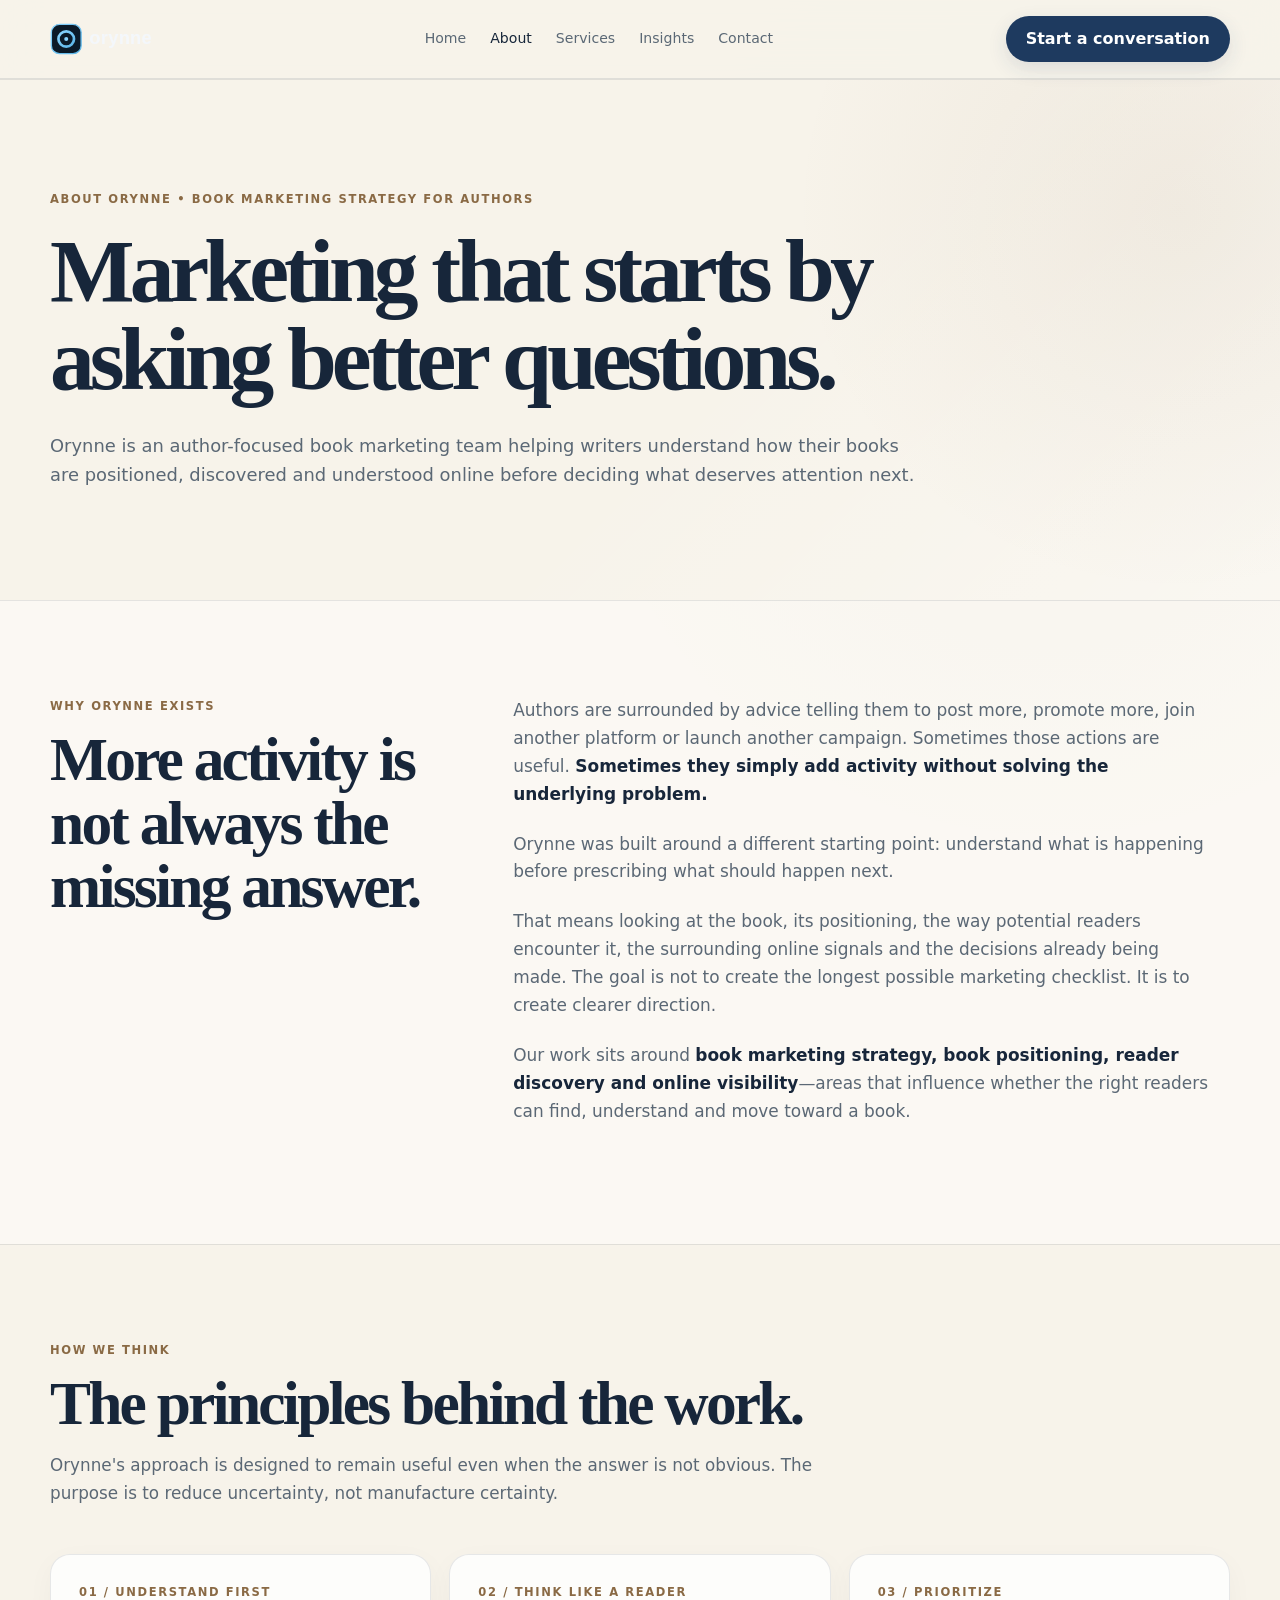
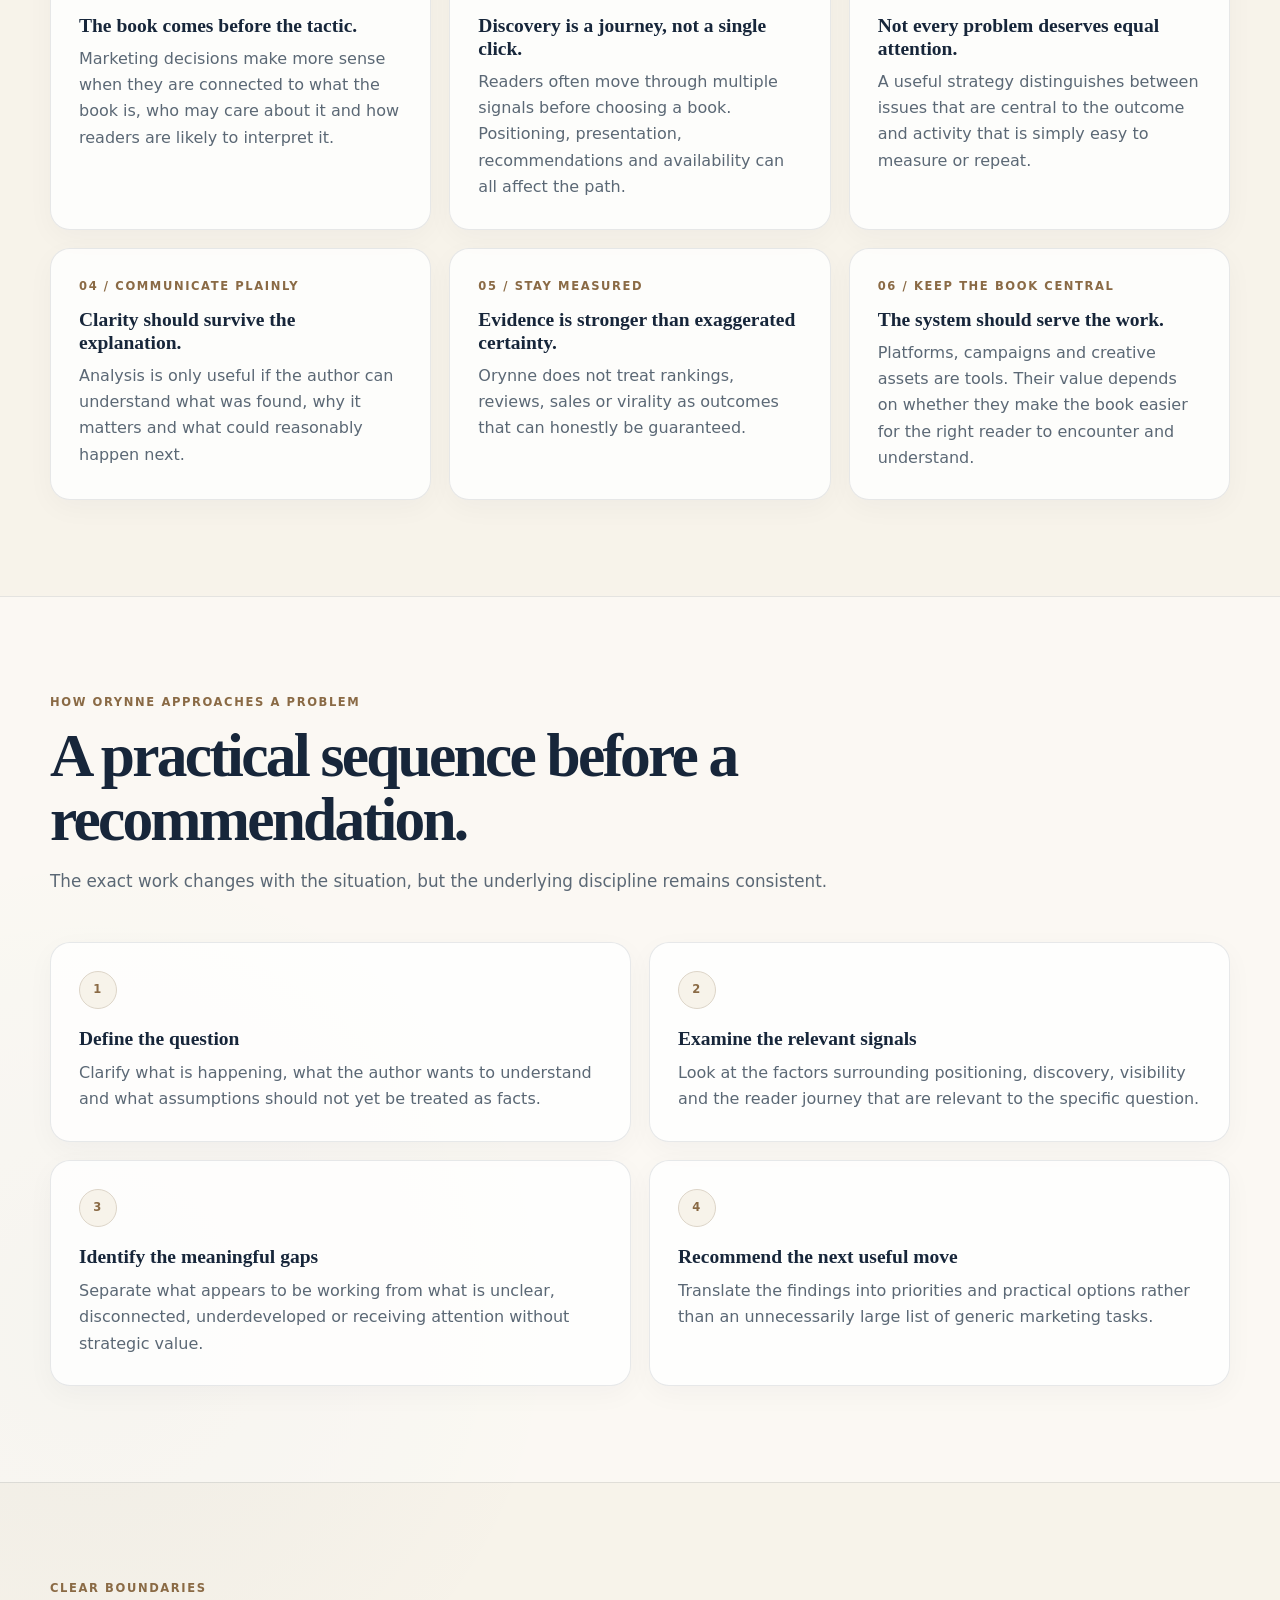
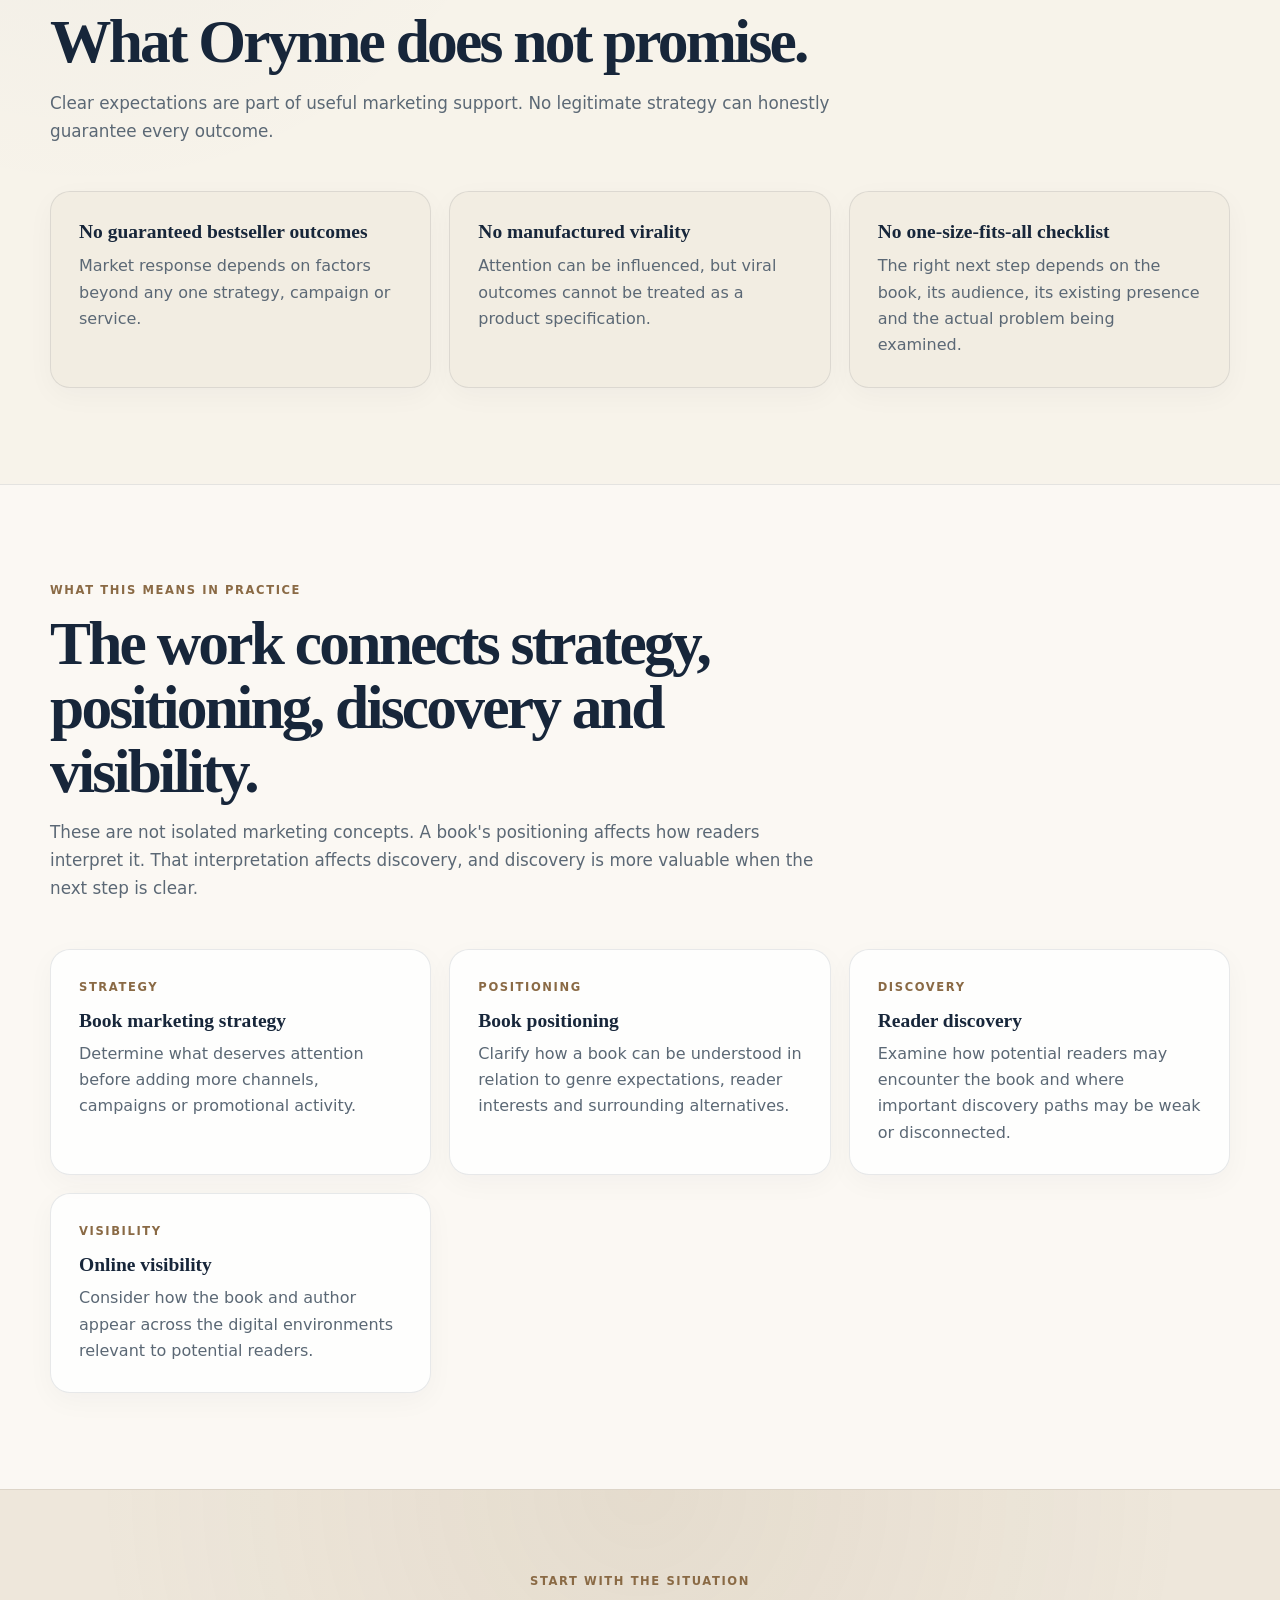
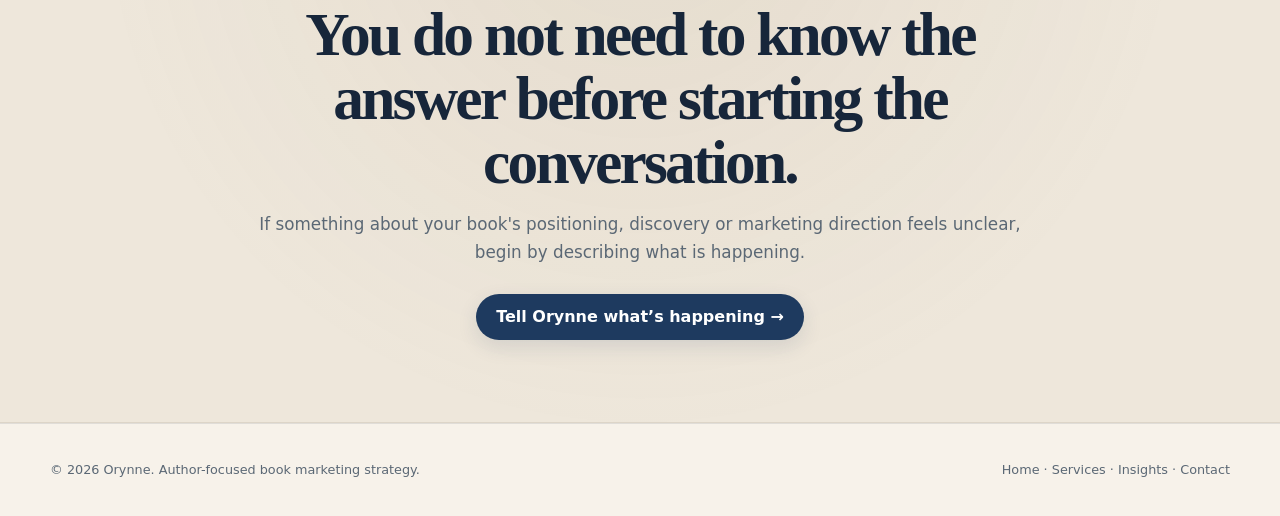
<file: about.html>
<!doctype html>
<html lang="en">
<head>
  <meta charset="utf-8">
  <meta name="viewport" content="width=device-width, initial-scale=1">

  <!-- Primary SEO -->
  <title>About Orynne | Author-Focused Book Marketing Strategy</title>
  <meta name="description" content="Learn how Orynne approaches book marketing strategy, book positioning, reader discovery and online visibility for authors through evidence-led analysis and practical direction.">
  <meta name="robots" content="index,follow">
  <meta name="theme-color" content="#F7F3EA">
  <link rel="canonical" href="https://orynne.netlify.app/about">

  <!-- Open Graph -->
  <meta property="og:type" content="website">
  <meta property="og:title" content="About Orynne | Author-Focused Book Marketing Strategy">
  <meta property="og:description" content="Orynne helps authors understand how books are positioned, discovered and understood online before deciding what deserves attention next.">
  <meta property="og:url" content="https://orynne.netlify.app/about">
  <meta property="og:site_name" content="Orynne">
  <meta name="twitter:card" content="summary_large_image">

  <script type="application/ld+json">
  {
    "@context": "https://schema.org",
    "@graph": [
      {
        "@type": "Organization",
        "@id": "https://orynne.netlify.app/#organization",
        "name": "Orynne",
        "url": "https://orynne.netlify.app/",
        "description": "Orynne provides author-focused book marketing strategy, book positioning, reader discovery and online visibility support."
      },
      {
        "@type": "AboutPage",
        "@id": "https://orynne.netlify.app/about#webpage",
        "url": "https://orynne.netlify.app/about",
        "name": "About Orynne | Author-Focused Book Marketing Strategy",
        "about": {
          "@id": "https://orynne.netlify.app/#organization"
        },
        "isPartOf": {
          "@type": "WebSite",
          "@id": "https://orynne.netlify.app/#website",
          "url": "https://orynne.netlify.app/",
          "name": "Orynne"
        }
      }
    ]
  }
  </script>

  <style>

:root{
  --ivory:#F7F3EA;
  --cream:#FFFDF8;
  --alternate:#EEE7DB;
  --white:#FFFFFF;
  --navy:#17263A;
  --navy-2:#213A55;
  --blue:#1E3A5F;
  --blue-soft:#465463;
  --muted:#5B6875;
  --warm:#8A6A45;
  --warm-2:#A27A4E;
  --line:#DDD5C8;
  --line-soft:rgba(23,38,58,.10);
  --shadow:0 18px 55px rgba(23,38,58,.07);
  --max:1180px;
}
*{box-sizing:border-box}
html{scroll-behavior:smooth}
body{
  margin:0;
  color:var(--navy);
  background:
    radial-gradient(circle at 82% 7%,rgba(162,122,78,.06),transparent 30rem),
    radial-gradient(circle at 7% 55%,rgba(30,58,95,.035),transparent 30rem),
    var(--ivory);
  font-family:Inter,ui-sans-serif,system-ui,-apple-system,BlinkMacSystemFont,"Segoe UI",sans-serif;
  line-height:1.65;
}
a{color:inherit;text-decoration:none}
img{max-width:100%;display:block}
.wrap{width:min(calc(100% - 40px),var(--max));margin-inline:auto}
.skip{position:absolute;left:-9999px;top:auto}
.skip:focus{left:20px;top:20px;z-index:100;background:#fff;color:#000;padding:10px 14px;border-radius:8px}

/* Navigation */
header{
  position:sticky;top:0;z-index:50;
  background:rgba(247,243,234,.90);
  backdrop-filter:blur(18px);
  border-bottom:1px solid var(--line-soft);
}
.nav{
  min-height:78px;display:flex;align-items:center;justify-content:space-between;gap:24px;
}
.brand{display:inline-flex;align-items:center;line-height:0;font-weight:800}
.site-logo{display:block;width:142px;height:auto;max-width:46vw}
.brand span{color:var(--warm)}
header nav,nav{
  display:flex;gap:24px;align-items:center;
  color:var(--muted);font-size:.88rem;flex-wrap:wrap
}
header nav a:hover,header nav a[aria-current="page"],
nav a:hover,nav a[aria-current="page"]{color:var(--navy)}
.button,.nav-cta{
  display:inline-flex;align-items:center;justify-content:center;gap:9px;
  min-height:46px;padding:0 19px;border-radius:999px;
  background:var(--blue);color:#fff!important;
  border:1px solid transparent;font-weight:800;
  box-shadow:0 7px 20px rgba(30,58,95,.12);
  transition:transform .2s ease,background .2s ease,border-color .2s ease,color .2s ease;
  cursor:pointer;
}
.button:hover,.nav-cta:hover{transform:translateY(-2px);background:var(--navy-2)}
.button.secondary{
  background:rgba(255,255,255,.55);color:var(--navy)!important;
  border-color:rgba(23,38,58,.18);box-shadow:none
}
.button.secondary:hover{background:#fff;border-color:var(--warm);color:var(--warm)!important}

/* Type hierarchy */
h1,h2,h3{
  font-family:Georgia,"Times New Roman",serif;
  color:var(--navy);
}
h1{
  font-size:clamp(3rem,7vw,6.2rem);
  line-height:.98;letter-spacing:-.055em;
}
h2{
  font-size:clamp(2.2rem,4.8vw,4rem);
  line-height:1.04;letter-spacing:-.045em;
}
h3{line-height:1.18}
.eyebrow,.section-kicker,.kicker,.tag,.number,.num,.principle-number,.step strong,.service small{
  color:var(--warm);
  text-transform:uppercase;
  font-size:.72rem;
  font-weight:850;
  letter-spacing:.14em;
}
.lead{color:var(--muted);font-size:1.12rem}
.section-head,.head{max-width:780px;margin-bottom:46px}
.section-head p,.head p{color:var(--muted);font-size:1.05rem;margin:14px 0 0}
.section-head h2,.head h2{margin:12px 0 16px}

/* Shared sections */
section{
  padding:96px 0;
  border-top:1px solid var(--line-soft);
}
section:nth-of-type(even){background:rgba(255,255,255,.40)}
.hero{
  position:relative;
  overflow:hidden;
  padding:110px 0 92px;
  background:var(--ivory);
}
.hero::after{
  content:"";
  position:absolute;inset:0;pointer-events:none;
  background:
    radial-gradient(circle at 92% 25%,rgba(138,106,69,.075),transparent 24rem),
    linear-gradient(135deg,transparent 55%,rgba(255,255,255,.35));
}
.hero>*{position:relative;z-index:1}
.hero-grid{
  position:relative;z-index:1;
  display:grid;grid-template-columns:1.08fr .92fr;gap:64px;align-items:center;
}
.hero-content{max-width:880px}
.hero h1{margin:18px 0 28px;max-width:860px}
.hero h1 em{font-style:normal;color:var(--warm)}
.hero-actions,.actions{
  display:flex;flex-wrap:wrap;gap:12px;margin-top:32px
}
.microcopy{margin-top:16px;color:var(--blue-soft);font-size:.86rem}
.hero-card{
  border:1px solid var(--line);
  background:linear-gradient(145deg,rgba(255,255,255,.92),rgba(238,231,219,.70));
  border-radius:28px;padding:32px;
  box-shadow:var(--shadow);
}
.hero-card h2{
  font-family:Georgia,"Times New Roman",serif;
  font-size:1.35rem;line-height:1.2;margin:0 0 20px
}
.diagnosis{display:grid;gap:0}
.diagnosis div{
  padding:17px 0;border-bottom:1px solid var(--line);
  color:var(--muted);font-size:.92rem
}
.diagnosis div:last-child{border-bottom:0}
.diagnosis strong{display:block;color:var(--navy);margin-bottom:4px}
.pulse{
  width:9px;height:9px;border-radius:50%;display:inline-block;
  margin-right:9px;background:var(--warm);vertical-align:middle
}

/* Homepage cards */
.principles{display:grid;grid-template-columns:repeat(3,1fr);gap:18px}
.card,.principle,.method-card,.not-card,.topic,.article,.insight{
  border:1px solid var(--line-soft);
  background:rgba(255,255,255,.78);
  border-radius:20px;
  box-shadow:0 8px 28px rgba(23,38,58,.035);
}
.card{padding:29px}
.card:hover,.principle:hover,.method-card:hover,.not-card:hover,.topic:hover,.article:hover,.insight:hover{
  border-color:rgba(138,106,69,.28);
  transform:translateY(-3px);
  transition:.2s ease;
}
.card h3{margin:0 0 10px;font-size:1.25rem}
.card p,.principle p,.method-card p,.not-card p,.topic p,.article p,.insight p{margin:0;color:var(--muted)}
.num{margin-bottom:30px}

/* Services */
.services{
  display:grid;grid-template-columns:repeat(2,1fr);gap:18px;
  background:transparent;border:0;border-radius:0;overflow:visible
}
.service{
  background:#fff;
  border:1px solid var(--line-soft);
  border-radius:20px;padding:30px;min-height:250px;
  box-shadow:0 8px 28px rgba(23,38,58,.035);
  transition:transform .2s ease,border-color .2s ease,box-shadow .2s ease;
}
.service:hover{background:#fff;border-color:rgba(138,106,69,.28);transform:translateY(-3px);box-shadow:var(--shadow)}
.service h3{font-size:1.45rem;margin:10px 0}
.service p{color:var(--muted);margin:0;max-width:48ch}
.service a,.article a{display:inline-block;margin-top:22px;color:var(--blue);font-weight:750}
.service a:hover,.article a:hover{color:var(--warm)}

/* Featured visual/media */
.featured-media{
  display:grid;grid-template-columns:.86fr 1.14fr;gap:34px;align-items:center;
  padding:26px;border:1px solid var(--line);border-radius:24px;
  background:linear-gradient(145deg,#fff,rgba(238,231,219,.68));
  box-shadow:var(--shadow)
}
.featured-media-copy{padding:18px}
.featured-media-copy h3{font-size:clamp(1.7rem,3vw,2.6rem);line-height:1.1;margin:12px 0 16px;letter-spacing:-.03em}
.featured-media-copy p{color:var(--muted);margin:0;max-width:46ch}
.media-meta{display:flex;flex-wrap:wrap;gap:9px;margin-top:24px}
.media-meta span{
  display:inline-flex;align-items:center;min-height:30px;padding:0 11px;
  border-radius:999px;border:1px solid rgba(138,106,69,.22);
  color:var(--blue-soft);font-size:.78rem;font-weight:750;background:var(--ivory)
}
.video-frame{
  position:relative;border-radius:18px;overflow:hidden;background:#e7e0d4;
  border:1px solid var(--line);box-shadow:0 18px 55px rgba(23,38,58,.14)
}
.video-frame::before{
  content:"Featured promo";position:absolute;z-index:2;top:14px;left:14px;
  padding:7px 10px;border-radius:999px;background:rgba(23,38,58,.82);
  border:1px solid rgba(255,255,255,.16);color:#fff;font-size:.72rem;
  font-weight:800;letter-spacing:.08em;text-transform:uppercase;pointer-events:none
}
.video-frame video{display:block;width:100%;aspect-ratio:16/9;object-fit:cover}
.work-grid,.editorial,.topics,.insights{display:grid;grid-template-columns:repeat(3,1fr);gap:18px}
.work{
  border:1px solid var(--line-soft);border-radius:18px;overflow:hidden;background:#fff;
  box-shadow:0 8px 28px rgba(23,38,58,.035)
}
.work img{width:100%;aspect-ratio:4/3;object-fit:cover}
.work-body{padding:18px 18px 22px}
.work-body h3{margin:0 0 6px;font-size:1.05rem}
.work-body p{margin:0;color:var(--muted);font-size:.92rem}

/* About */
.intro{background:#fff}
.intro-grid,.split{
  display:grid;grid-template-columns:.72fr 1.28fr;gap:60px;align-items:start
}
.sticky-label{position:sticky;top:115px}
.sticky-label h2{margin:12px 0 0}
.prose{max-width:700px;color:var(--muted);font-size:1.06rem}
.prose p{margin:0 0 22px}
.prose strong{color:var(--navy)}
.method{display:grid;grid-template-columns:repeat(2,1fr);gap:18px}
.method-card{padding:28px}
.method-card .number{display:grid;place-items:center;width:38px;height:38px;border-radius:50%;background:var(--ivory);border:1px solid var(--line);margin-bottom:18px}
.method-card h3,.not-card h3{margin:0 0 10px;font-size:1.22rem}
.not-grid{display:grid;grid-template-columns:repeat(3,1fr);gap:18px}
.not-card{padding:28px;background:rgba(238,231,219,.55)}
.principle{padding:28px}
.principle h3{margin:12px 0 9px;font-size:1.22rem}
.principle-number{display:block}

/* Steps / flow / FAQ */
.steps{display:grid;gap:0}
.step{
  display:grid;grid-template-columns:54px 1fr;gap:20px;padding:22px 0;
  border-bottom:1px solid var(--line)
}
.step:first-child{border-top:1px solid var(--line)}
.step-no{
  width:38px;height:38px;border-radius:50%;display:grid;place-items:center;
  background:var(--ivory);color:var(--blue);border:1px solid var(--line);font-weight:800
}
.step h3{margin:0 0 6px}
.step p{margin:0;color:var(--muted)}
.flow{display:grid;grid-template-columns:repeat(4,1fr);gap:18px}
.flow article{padding:25px;border-top:2px solid var(--warm);background:rgba(255,255,255,.55)}
.flow strong{color:var(--warm);font-size:.8rem;letter-spacing:.12em}
.flow h3{margin:10px 0 8px}.flow p{margin:0;color:var(--muted);font-size:.9rem}
.faq{display:grid;gap:10px}
.faq details{
  border:1px solid var(--line);border-radius:16px;background:#fff;padding:18px 20px
}
.faq summary{cursor:pointer;font-weight:750;color:var(--navy)}
.faq details p{color:var(--muted);margin:12px 0 0}

/* Insights */
.topic,.article,.insight{padding:28px}
.topic{min-height:210px}
.topic h3{margin:18px 0 10px;font-size:1.25rem}
.article{min-height:310px}
.article h3{font-size:1.4rem;line-height:1.22;margin:20px 0 14px}
.article a{color:var(--blue)}
.note{
  border:1px dashed rgba(138,106,69,.34);border-radius:18px;padding:30px;
  color:var(--muted);background:rgba(255,255,255,.55)
}
.note strong{color:var(--navy)}

/* Contact */
.contact-grid{display:grid;grid-template-columns:.8fr 1.2fr;gap:28px;padding-bottom:100px}
.info,.form-card{
  border:1px solid var(--line);border-radius:22px;background:#fff;
  box-shadow:0 8px 28px rgba(23,38,58,.035)
}
.info{padding:36px}.form-card{padding:36px}
.info h2,.form-card h2{margin:0 0 14px;font-size:1.6rem}
.info p,.form-card>p{margin:0;color:var(--muted)}
.form-card form{margin-top:28px}
form{display:grid;gap:18px}
.field{display:grid;gap:8px}
label{font-size:.92rem;font-weight:700;color:var(--navy)}
input,textarea,select{
  width:100%;background:#fff;border:1px solid var(--line);border-radius:10px;
  color:var(--navy);padding:14px 15px;font:inherit
}
textarea{min-height:170px;resize:vertical}
input:focus,textarea:focus,select:focus{
  outline:2px solid rgba(138,106,69,.30);border-color:var(--warm)
}
.field small,.privacy{color:var(--muted)}
.privacy{font-size:.86rem}
.honey{position:absolute;left:-9999px}
.full{grid-column:1/-1}

/* CTA / Footer */
.cta{
  padding:82px 0;text-align:center;
  background:
    radial-gradient(circle at 50% 0%,rgba(138,106,69,.09),transparent 34rem),
    var(--alternate);
  border-top:1px solid var(--line);
  border-bottom:1px solid var(--line)
}
.cta .section-head,.cta .head{margin:0 auto 28px}
.cta h2{max-width:900px;margin-left:auto;margin-right:auto}
footer{
  padding:35px 0;border-top:1px solid var(--line-soft);
  color:var(--muted);font-size:.8rem;background:rgba(247,243,234,.72)
}
.footer,.footer-row{
  display:flex;justify-content:space-between;align-items:center;gap:20px
}
footer a:hover{color:var(--navy)}

/* Thank-you / 404 */
main .w{width:min(calc(100% - 40px),820px)}
body:has(main.w),body:has(main.w) main{
  background:transparent
}
.w{text-align:center;padding:60px 0}
.logo{width:150px;margin:auto}
.w h1{margin:22px 0 12px}
.w p{color:var(--muted);font-size:1.12rem}
.b{display:inline-flex;align-items:center;justify-content:center;margin-top:20px;padding:13px 22px;border-radius:999px;background:var(--blue);color:#fff;text-decoration:none;font-weight:800}

/* Accessibility */
::selection{background:var(--alternate);color:var(--navy)}
:focus-visible{outline:2px solid var(--warm);outline-offset:3px}

@media(prefers-reduced-motion:reduce){
  html{scroll-behavior:auto}
  *,*::before,*::after{transition:none!important;animation:none!important}
}
@media(max-width:900px){
  .hero-grid,.intro-grid,.split,.featured-media,.contact-grid{grid-template-columns:1fr}
  .hero{padding:85px 0 72px;min-height:auto}
  .hero-card{max-width:760px}
  .principles,.topics,.editorial,.insights,.work-grid,.not-grid{grid-template-columns:1fr 1fr}
  .services{grid-template-columns:1fr 1fr}
  .flow{grid-template-columns:1fr 1fr}
  .method{grid-template-columns:1fr 1fr}
  .sticky-label{position:static}
  header nav a:not(:last-child){display:none}
}
@media(max-width:600px){
  .wrap{width:min(calc(100% - 28px),var(--max))}
  .nav{min-height:70px}
  .site-logo{width:125px}
  .nav{gap:12px}
  header nav{display:none}
  .nav .button,.nav .nav-cta{min-height:42px;padding:0 14px;font-size:.82rem}
  h1{font-size:clamp(3rem,15vw,5rem)}
  section{padding:72px 0}
  .hero{padding:70px 0}
  .page-hero{padding:65px 0 35px}
  .principles,.topics,.editorial,.insights,.work-grid,.not-grid,.services,.method,.flow{grid-template-columns:1fr}
  .card,.service,.principle,.method-card,.not-card,.topic,.article,.insight{padding:24px}
  .featured-media{padding:16px}
  .featured-media-copy{padding:12px 8px}
  .contact-grid{padding-bottom:70px}
  .info,.form-card{padding:26px}
  .footer,.footer-row{flex-direction:column;align-items:flex-start}
  .button{width:auto}
}

/* Standalone utility pages */
body > main:not(#main){
  min-height:100vh;
  display:grid;
  place-items:center;
  padding:50px 0;
}
body > main:not(#main) > *{width:min(calc(100% - 40px),820px);margin-left:auto;margin-right:auto}
body > main:not(#main) .brand{width:auto}
body > main:not(#main) .eyebrow{margin-top:34px}
body > main:not(#main) h1{margin:18px auto 24px;text-align:center}
body > main:not(#main) p{max-width:640px;margin:0 auto 28px;color:var(--muted);text-align:center}
body > main:not(#main) > a:last-child{
  display:inline-flex;width:auto;min-height:46px;padding:0 20px;
  align-items:center;justify-content:center;border-radius:999px;
  background:var(--blue);color:#fff;font-weight:800;
}
header.w.h{
  min-height:78px;display:flex;align-items:center;justify-content:space-between;
  width:min(calc(100% - 40px),var(--max));margin:auto;background:transparent;
  border:0;backdrop-filter:none;
}
header.w.h .n{display:flex}

</style>
<meta name="theme-color" content="#F7F3EA">
<link rel="icon" type="image/svg+xml" href="favicon.svg">
<link rel="icon" type="image/png" sizes="32x32" href="favicon-32.png">
<link rel="apple-touch-icon" sizes="180x180" href="favicon-180.png">

<meta name="theme-color" content="#F7F3EA">
<link rel="icon" href="favicon.ico" sizes="any">
<link rel="icon" type="image/svg+xml" href="favicon.svg">
<link rel="icon" type="image/png" sizes="32x32" href="favicon-32.png">
<link rel="apple-touch-icon" sizes="180x180" href="favicon-180.png">
</head>

<body>
  <a class="skip" href="#main">Skip to content</a>

  <header>
    <div class="wrap nav">
      <a class="brand" href="index.html" aria-label="Orynne home"><img src="orynne-logo.svg" alt="Orynne" class="site-logo"></a>

      <nav aria-label="Primary navigation"><a href="index.html">Home</a><a href="about.html" aria-current="page">About</a><a href="services.html">Services</a><a href="insights.html">Insights</a><a href="contact.html">Contact</a></nav>

      <a class="button" href="contact.html">Start a conversation</a>
    </div>
  </header>

  <main id="main">

    <!-- HERO -->
    <section class="hero" aria-labelledby="page-title">
      <div class="wrap">
        <div class="hero-content">
          <div class="eyebrow">About Orynne • Book marketing strategy for authors</div>
          <h1 id="page-title">Marketing that starts by asking better questions.</h1>
          <p class="lead">
            Orynne is an author-focused book marketing team helping writers understand how their books are positioned, discovered and understood online before deciding what deserves attention next.
          </p>
        </div>
      </div>
    </section>

    <!-- WHO / WHY -->
    <section class="intro" aria-labelledby="why-title">
      <div class="wrap intro-grid">
        <div class="sticky-label">
          <div class="section-kicker">Why Orynne exists</div>
          <h2 id="why-title">More activity is not always the missing answer.</h2>
        </div>

        <div class="prose">
          <p>
            Authors are surrounded by advice telling them to post more, promote more, join another platform or launch another campaign. Sometimes those actions are useful. <strong>Sometimes they simply add activity without solving the underlying problem.</strong>
          </p>

          <p>
            Orynne was built around a different starting point: understand what is happening before prescribing what should happen next.
          </p>

          <p>
            That means looking at the book, its positioning, the way potential readers encounter it, the surrounding online signals and the decisions already being made. The goal is not to create the longest possible marketing checklist. It is to create clearer direction.
          </p>

          <p>
            Our work sits around <strong>book marketing strategy, book positioning, reader discovery and online visibility</strong>—areas that influence whether the right readers can find, understand and move toward a book.
          </p>
        </div>
      </div>
    </section>

    <!-- PRINCIPLES -->
    <section aria-labelledby="principles-title">
      <div class="wrap">
        <div class="section-head">
          <div class="section-kicker">How we think</div>
          <h2 id="principles-title">The principles behind the work.</h2>
          <p>
            Orynne's approach is designed to remain useful even when the answer is not obvious. The purpose is to reduce uncertainty, not manufacture certainty.
          </p>
        </div>

        <div class="principles">
          <article class="principle">
            <span class="principle-number">01 / UNDERSTAND FIRST</span>
            <h3>The book comes before the tactic.</h3>
            <p>
              Marketing decisions make more sense when they are connected to what the book is, who may care about it and how readers are likely to interpret it.
            </p>
          </article>

          <article class="principle">
            <span class="principle-number">02 / THINK LIKE A READER</span>
            <h3>Discovery is a journey, not a single click.</h3>
            <p>
              Readers often move through multiple signals before choosing a book. Positioning, presentation, recommendations and availability can all affect the path.
            </p>
          </article>

          <article class="principle">
            <span class="principle-number">03 / PRIORITIZE</span>
            <h3>Not every problem deserves equal attention.</h3>
            <p>
              A useful strategy distinguishes between issues that are central to the outcome and activity that is simply easy to measure or repeat.
            </p>
          </article>

          <article class="principle">
            <span class="principle-number">04 / COMMUNICATE PLAINLY</span>
            <h3>Clarity should survive the explanation.</h3>
            <p>
              Analysis is only useful if the author can understand what was found, why it matters and what could reasonably happen next.
            </p>
          </article>

          <article class="principle">
            <span class="principle-number">05 / STAY MEASURED</span>
            <h3>Evidence is stronger than exaggerated certainty.</h3>
            <p>
              Orynne does not treat rankings, reviews, sales or virality as outcomes that can honestly be guaranteed.
            </p>
          </article>

          <article class="principle">
            <span class="principle-number">06 / KEEP THE BOOK CENTRAL</span>
            <h3>The system should serve the work.</h3>
            <p>
              Platforms, campaigns and creative assets are tools. Their value depends on whether they make the book easier for the right reader to encounter and understand.
            </p>
          </article>
        </div>
      </div>
    </section>

    <!-- METHOD -->
    <section aria-labelledby="method-title">
      <div class="wrap">
        <div class="section-head">
          <div class="section-kicker">How Orynne approaches a problem</div>
          <h2 id="method-title">A practical sequence before a recommendation.</h2>
          <p>
            The exact work changes with the situation, but the underlying discipline remains consistent.
          </p>
        </div>

        <div class="method">
          <article class="method-card">
            <div class="number">1</div>
            <h3>Define the question</h3>
            <p>Clarify what is happening, what the author wants to understand and what assumptions should not yet be treated as facts.</p>
          </article>

          <article class="method-card">
            <div class="number">2</div>
            <h3>Examine the relevant signals</h3>
            <p>Look at the factors surrounding positioning, discovery, visibility and the reader journey that are relevant to the specific question.</p>
          </article>

          <article class="method-card">
            <div class="number">3</div>
            <h3>Identify the meaningful gaps</h3>
            <p>Separate what appears to be working from what is unclear, disconnected, underdeveloped or receiving attention without strategic value.</p>
          </article>

          <article class="method-card">
            <div class="number">4</div>
            <h3>Recommend the next useful move</h3>
            <p>Translate the findings into priorities and practical options rather than an unnecessarily large list of generic marketing tasks.</p>
          </article>
        </div>
      </div>
    </section>

    <!-- WHAT WE ARE NOT -->
    <section aria-labelledby="boundaries-title">
      <div class="wrap">
        <div class="section-head">
          <div class="section-kicker">Clear boundaries</div>
          <h2 id="boundaries-title">What Orynne does not promise.</h2>
          <p>
            Clear expectations are part of useful marketing support. No legitimate strategy can honestly guarantee every outcome.
          </p>
        </div>

        <div class="not-grid">
          <article class="not-card">
            <h3>No guaranteed bestseller outcomes</h3>
            <p>Market response depends on factors beyond any one strategy, campaign or service.</p>
          </article>

          <article class="not-card">
            <h3>No manufactured virality</h3>
            <p>Attention can be influenced, but viral outcomes cannot be treated as a product specification.</p>
          </article>

          <article class="not-card">
            <h3>No one-size-fits-all checklist</h3>
            <p>The right next step depends on the book, its audience, its existing presence and the actual problem being examined.</p>
          </article>
        </div>
      </div>
    </section>

    <!-- SEO RELEVANCE / CONNECTION -->
    <section aria-labelledby="areas-title">
      <div class="wrap">
        <div class="section-head">
          <div class="section-kicker">What this means in practice</div>
          <h2 id="areas-title">The work connects strategy, positioning, discovery and visibility.</h2>
          <p>
            These are not isolated marketing concepts. A book's positioning affects how readers interpret it. That interpretation affects discovery, and discovery is more valuable when the next step is clear.
          </p>
        </div>

        <div class="principles">
          <article class="principle">
            <span class="principle-number">STRATEGY</span>
            <h3>Book marketing strategy</h3>
            <p>Determine what deserves attention before adding more channels, campaigns or promotional activity.</p>
          </article>

          <article class="principle">
            <span class="principle-number">POSITIONING</span>
            <h3>Book positioning</h3>
            <p>Clarify how a book can be understood in relation to genre expectations, reader interests and surrounding alternatives.</p>
          </article>

          <article class="principle">
            <span class="principle-number">DISCOVERY</span>
            <h3>Reader discovery</h3>
            <p>Examine how potential readers may encounter the book and where important discovery paths may be weak or disconnected.</p>
          </article>

          <article class="principle">
            <span class="principle-number">VISIBILITY</span>
            <h3>Online visibility</h3>
            <p>Consider how the book and author appear across the digital environments relevant to potential readers.</p>
          </article>
        </div>
      </div>
    </section>

    <!-- CTA -->
    <section class="cta" aria-labelledby="cta-title">
      <div class="wrap">
        <div class="section-head">
          <div class="section-kicker">Start with the situation</div>
          <h2 id="cta-title">You do not need to know the answer before starting the conversation.</h2>
          <p>
            If something about your book's positioning, discovery or marketing direction feels unclear, begin by describing what is happening.
          </p>
        </div>

        <a class="button" href="contact.html">Tell Orynne what’s happening →</a>
      </div>
    </section>
  </main>

  <footer>
    <div class="wrap footer-row">
      <div>© <span id="year"></span> Orynne. Author-focused book marketing strategy.</div>
      <div>
        <a href="index.html">Home</a> ·
        <a href="services.html">Services</a> ·
        <a href="insights.html">Insights</a> ·
        <a href="contact.html">Contact</a>
      </div>
    </div>
  </footer>

  <script>
    document.getElementById("year").textContent = new Date().getFullYear();
  </script>
</body>
</html>
</file>
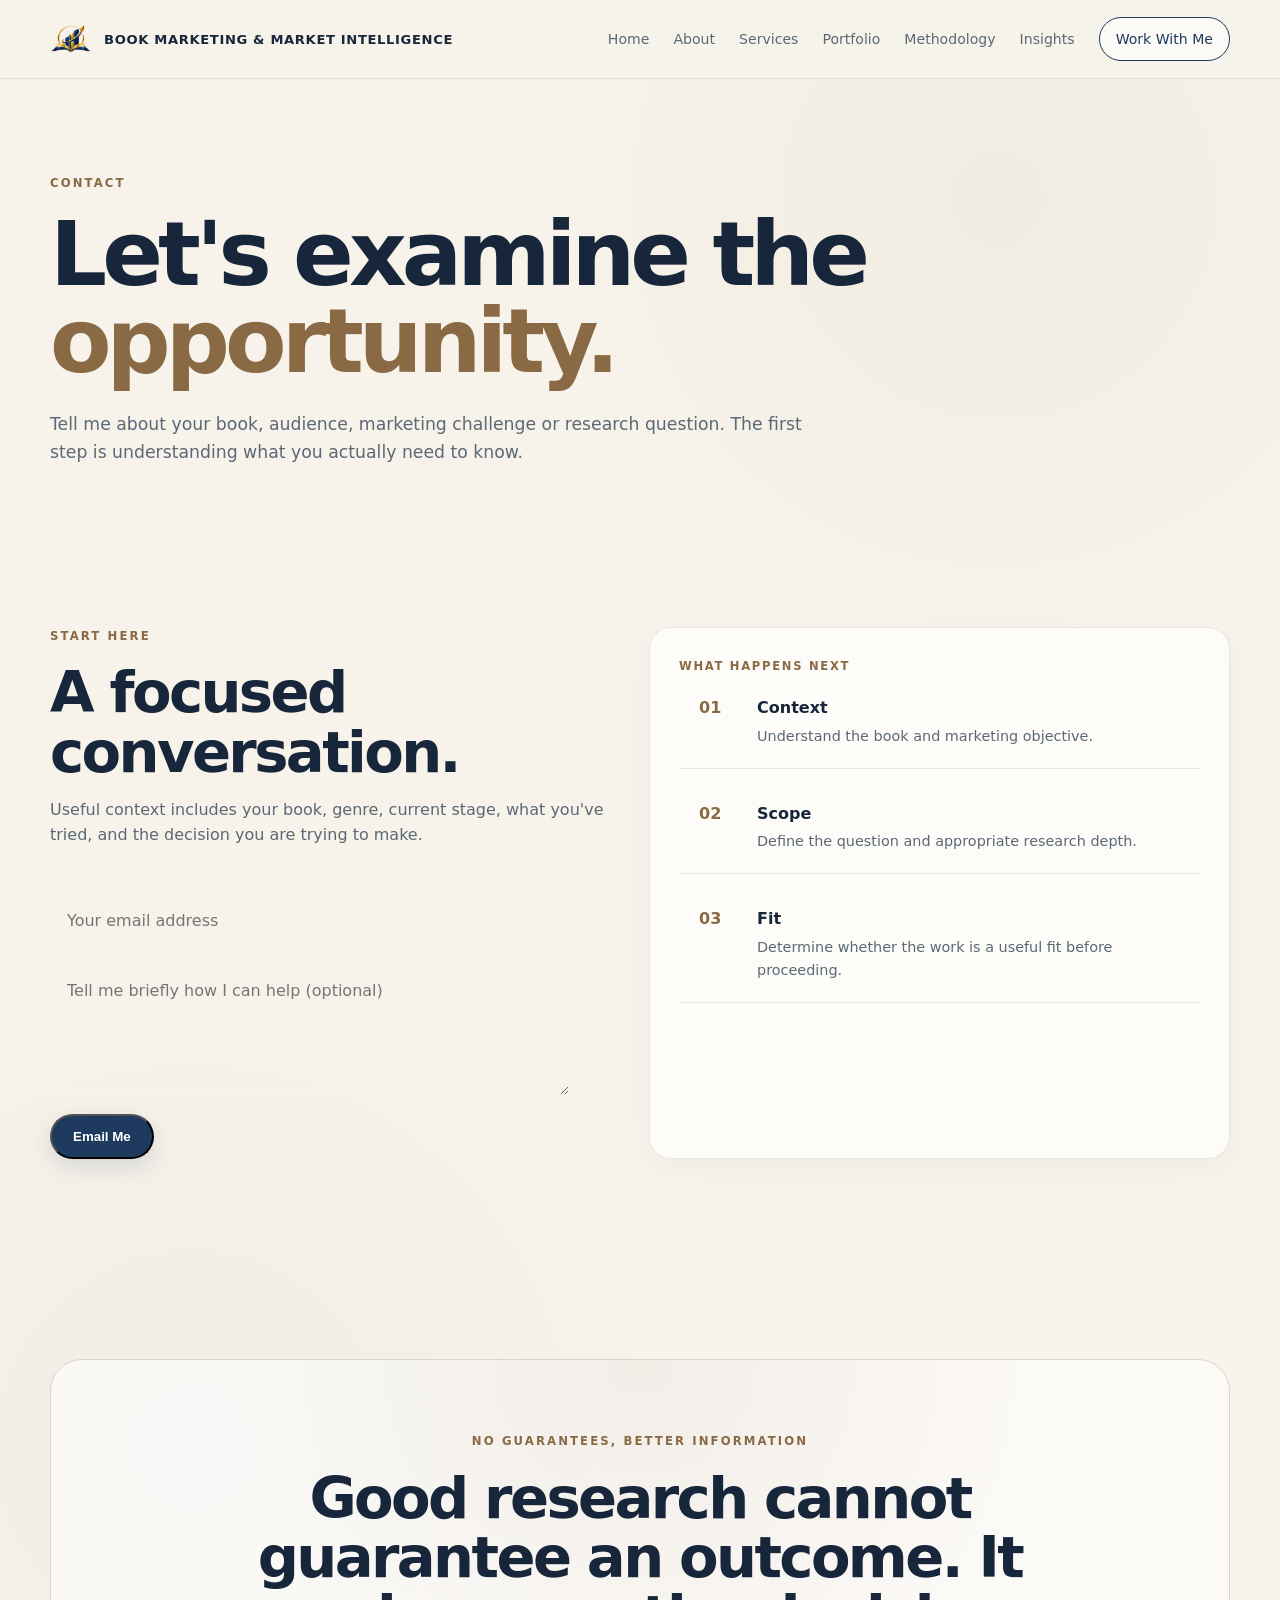
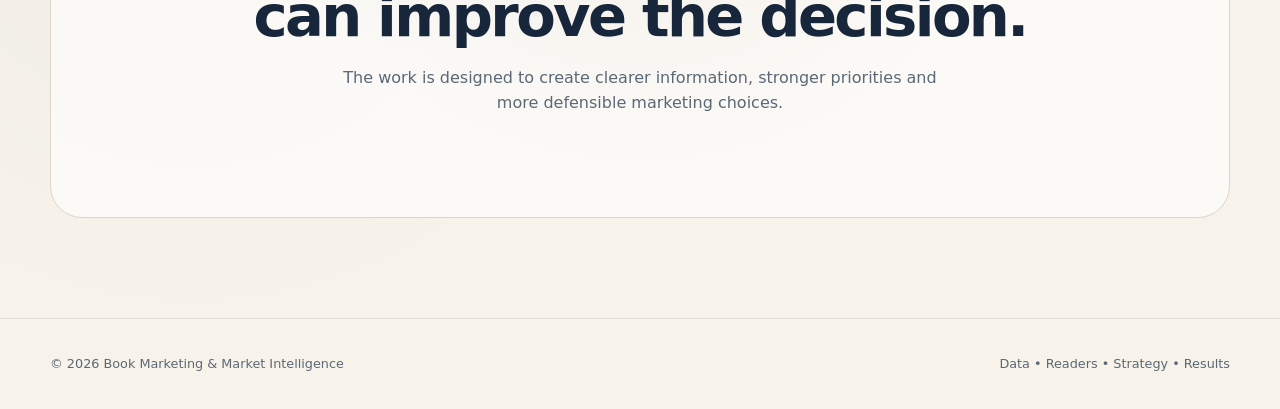
<file: contact.html>
<!doctype html><html lang="en"><head><meta charset="utf-8"><meta name="viewport" content="width=device-width,initial-scale=1,viewport-fit=cover"><meta name="theme-color" content="#050b18"><link rel="icon" href="favicon.ico" sizes="any"><link rel="icon" type="image/png" href="favicon.png" sizes="64x64"><link rel="apple-touch-icon" href="favicon.png"><meta name="robots" content="index,follow"><meta name="description" content="Contact for book marketing, market intelligence and email marketing consulting."><title>Contact | Alex Lyon</title><link rel="stylesheet" href="styles.css"></head><body>
<nav><div class="container nav-inner">
<a class="brand" href="index.html"><img src="logo.webp" alt="Book marketing and market intelligence emblem" width="42" height="42"><span>BOOK MARKETING &amp; MARKET INTELLIGENCE</span></a>
<div class="nav-links">
<a href="index.html" data-page="home">Home</a><a href="about.html" data-page="about">About</a><a href="services.html" data-page="services">Services</a><a href="portfolio.html" data-page="portfolio">Portfolio</a><a href="methodology.html" data-page="methodology">Methodology</a><a href="insights.html" data-page="insights">Insights</a><a class="nav-cta" href="contact.html" data-page="contact">Work With Me</a>
</div></div></nav>
<main><section class="page-hero"><div class="container"><div class="eyebrow">Contact</div><h1>Let's examine the <span class="accent">opportunity.</span></h1><p class="lead">Tell me about your book, audience, marketing challenge or research question. The first step is understanding what you actually need to know.</p></div></section>
<section><div class="container grid2"><div><div class="section-head"><div class="eyebrow">Start Here</div><h2>A focused conversation.</h2><p>Useful context includes your book, genre, current stage, what you've tried, and the decision you are trying to make.</p></div>

<form id="contact-form" action="https://formsubmit.co/al.alexlyon@gmail.com" method="POST" style="display:grid;gap:12px;max-width:520px;margin-bottom:18px;">
  <input type="hidden" name="_subject" value="New Website Inquiry">
  <input type="hidden" name="_captcha" value="false">
  <input type="hidden" name="_template" value="table">
  <input type="email" name="email" placeholder="Your email address" required
         style="width:100%;box-sizing:border-box;padding:15px 16px;border-radius:10px;border:1px solid rgba(255,255,255,.16);background:rgba(255,255,255,.05);color:inherit;font:inherit;">
  <textarea name="message" placeholder="Tell me briefly how I can help (optional)" rows="4"
            style="width:100%;box-sizing:border-box;padding:15px 16px;border-radius:10px;border:1px solid rgba(255,255,255,.16);background:rgba(255,255,255,.05);color:inherit;font:inherit;resize:vertical;"></textarea>
</form>

<button class="btn btn-primary" type="submit" form="contact-form">Email Me</button></div><div class="card"><div class="number">What happens next</div><div class="list"><div class="list-item"><b>01</b><div><strong>Context</strong><p>Understand the book and marketing objective.</p></div></div><div class="list-item"><b>02</b><div><strong>Scope</strong><p>Define the question and appropriate research depth.</p></div></div><div class="list-item"><b>03</b><div><strong>Fit</strong><p>Determine whether the work is a useful fit before proceeding.</p></div></div></div></div></div></section>
<section><div class="container"><div class="cta"><div class="eyebrow">No Guarantees, Better Information</div><h2>Good research cannot guarantee an outcome. It can improve the decision.</h2><p>The work is designed to create clearer information, stronger priorities and more defensible marketing choices.</p></div></div></section></main><footer><div class="container footer-inner"><span>© 2026 Book Marketing &amp; Market Intelligence</span><span>Data • Readers • Strategy • Results</span></div></footer><script>document.querySelectorAll('[data-page="contact"]').forEach(x=>x.classList.add('active'));</script></body></html>
</file>
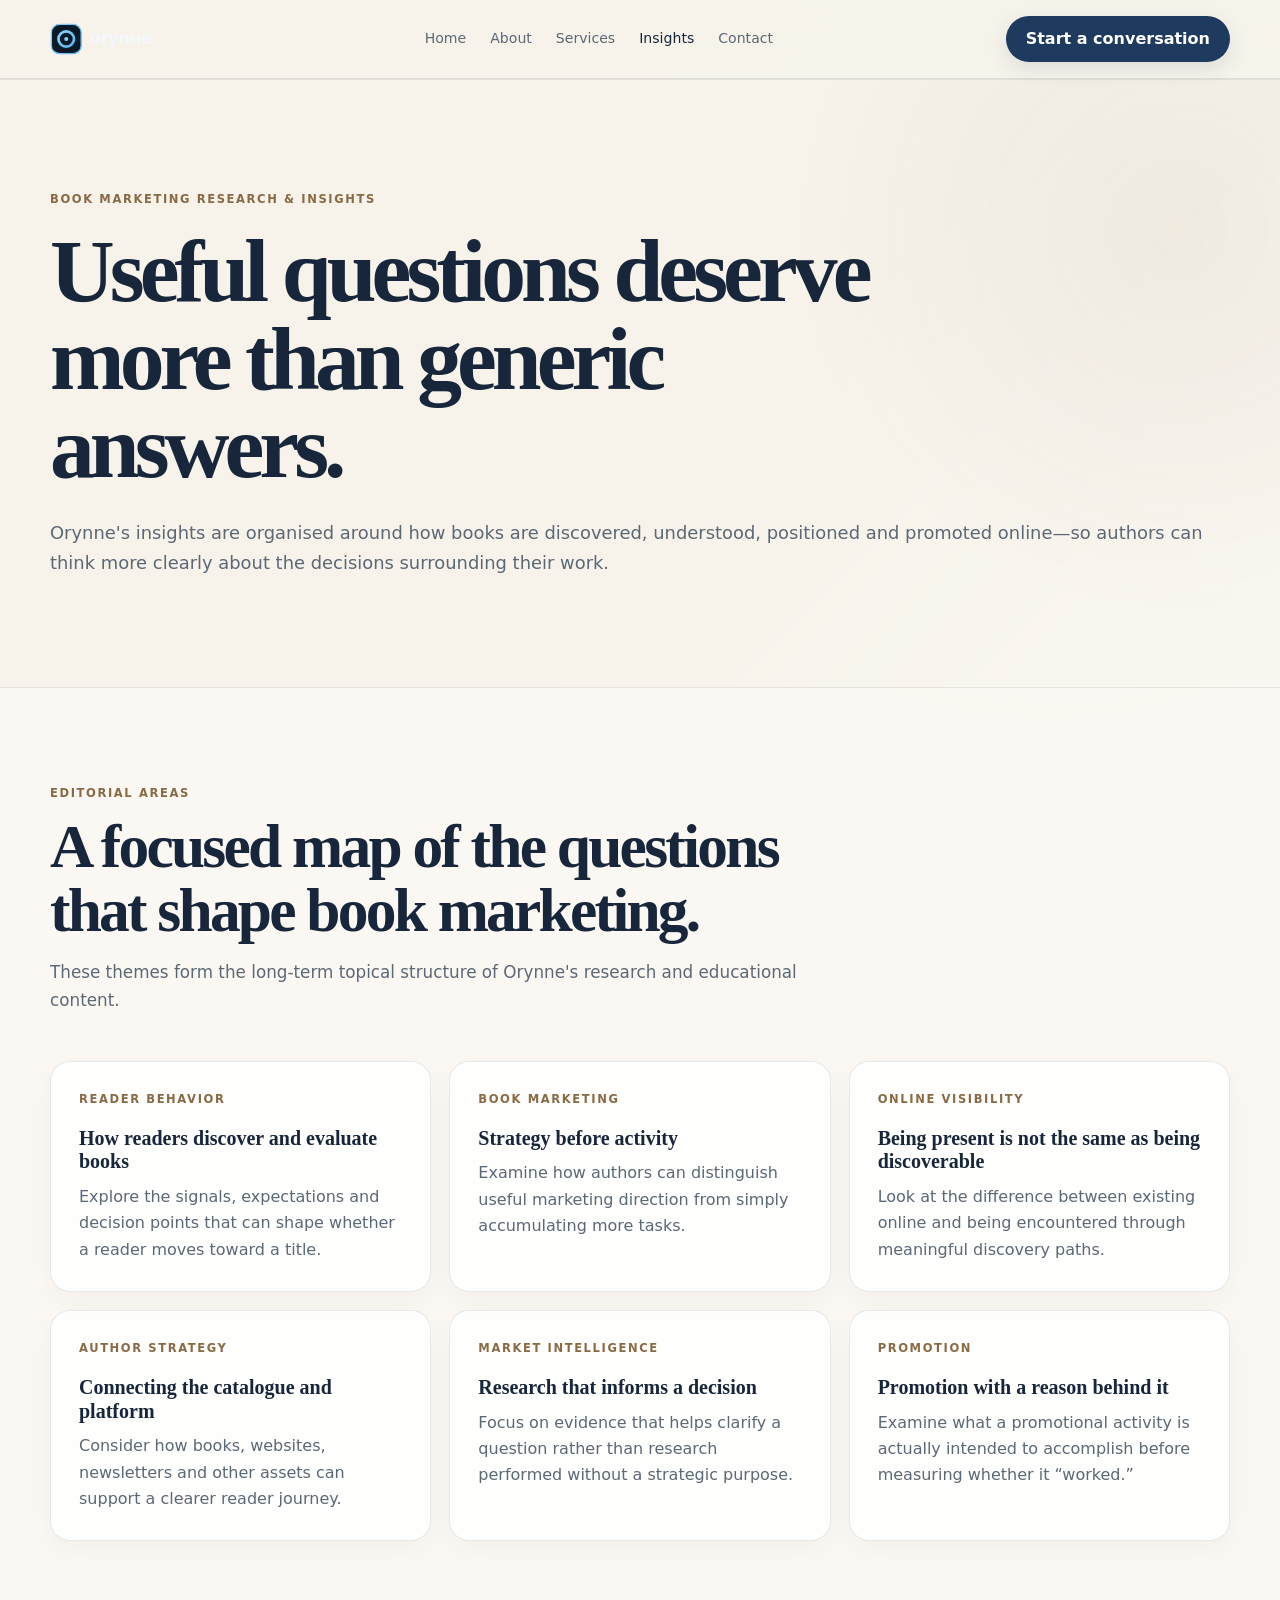
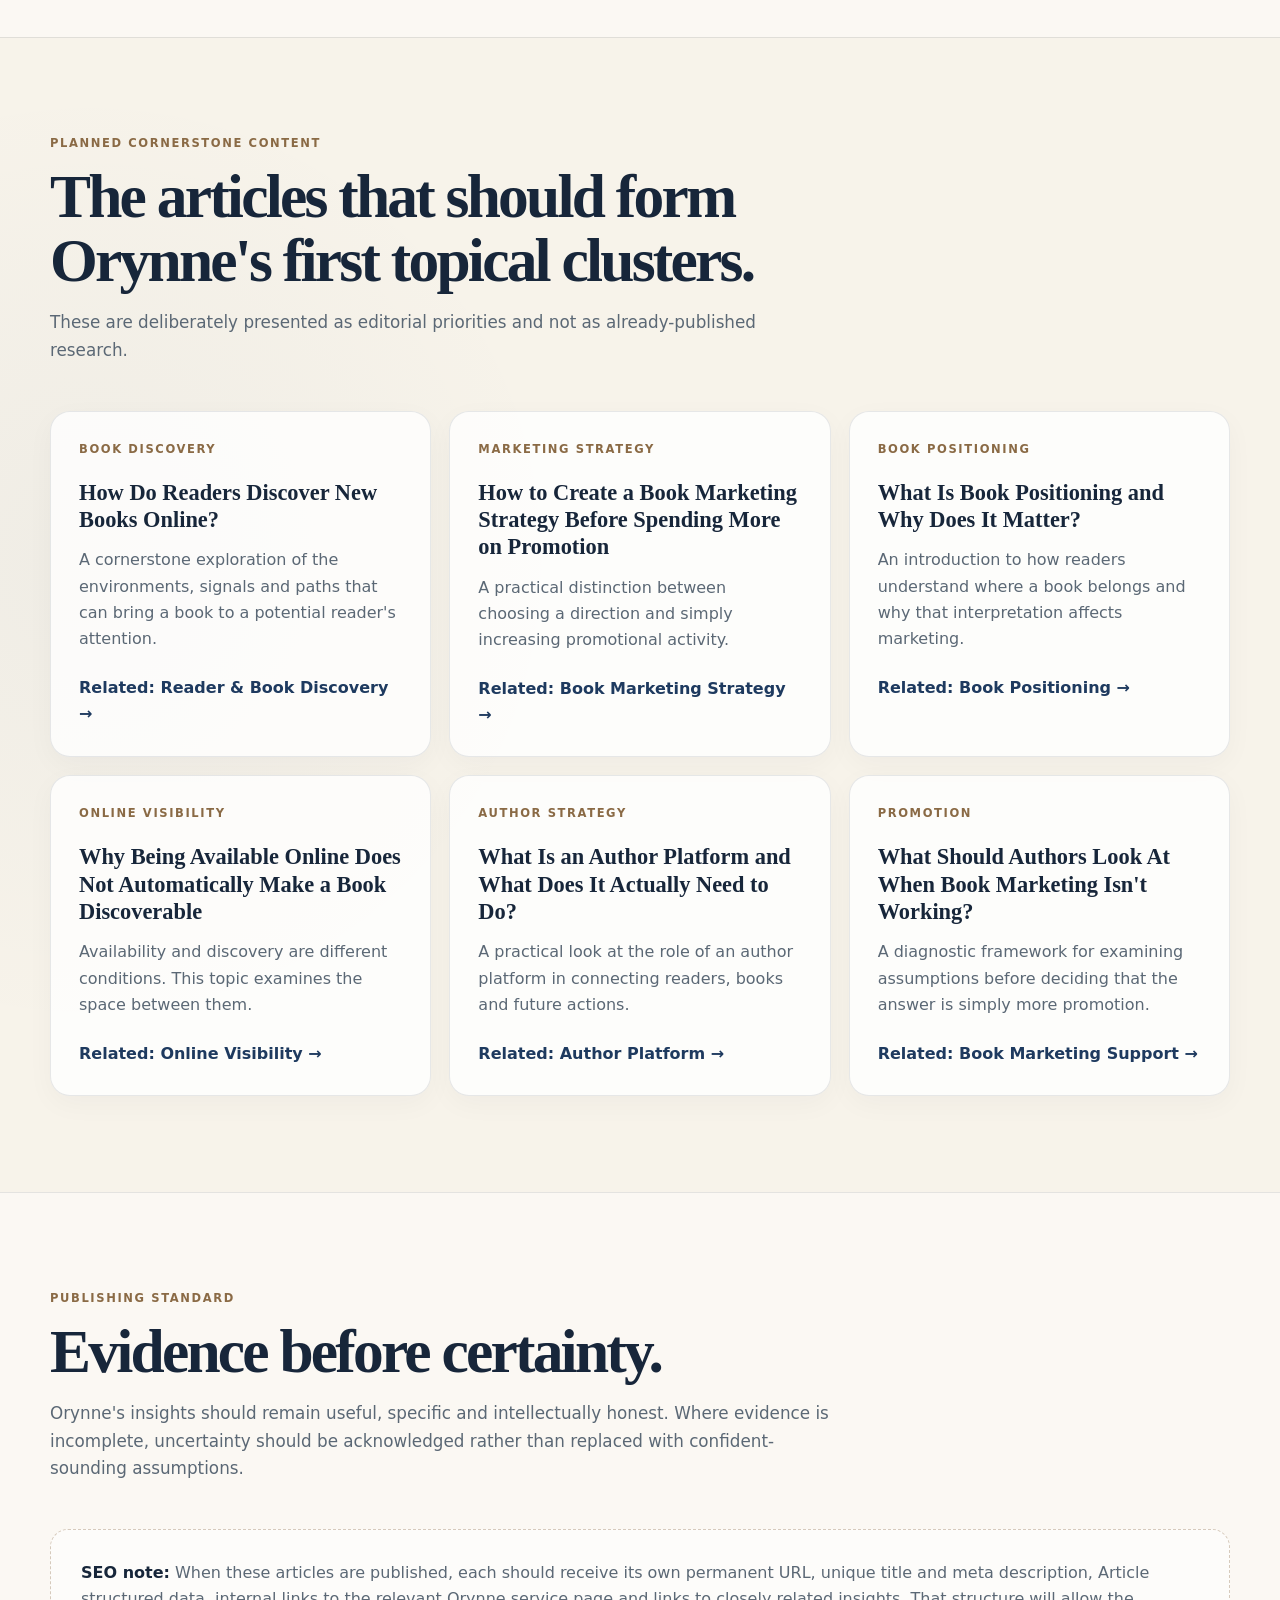
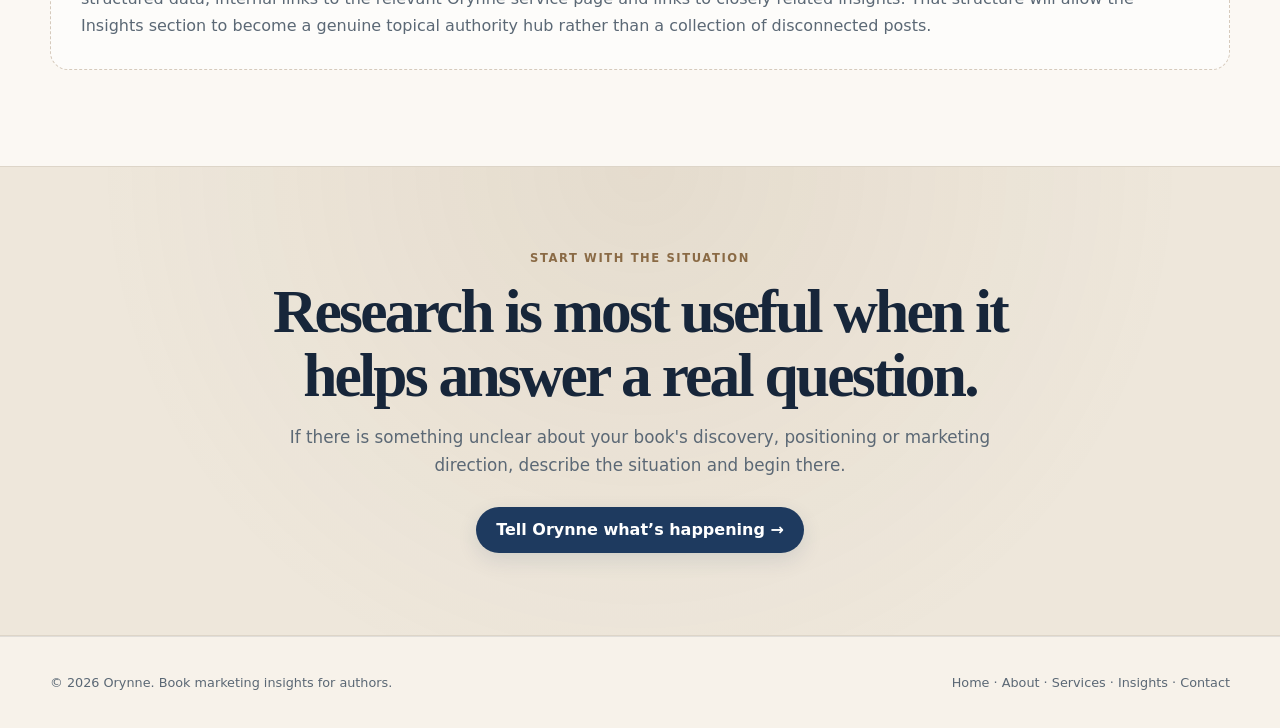
<file: insights.html>
<!doctype html>
<html lang="en">
<head>
<meta charset="utf-8">
<meta name="viewport" content="width=device-width, initial-scale=1">
<title>Book Marketing Insights for Authors | Discovery, Positioning & Strategy | Orynne</title>
<meta name="description" content="Orynne explores book marketing strategy, reader discovery, book positioning, online visibility, author strategy and promotion through practical research and analysis.">
<meta name="robots" content="index,follow">
<link rel="canonical" href="https://orynne.netlify.app/insights">
<meta property="og:type" content="website">
<meta property="og:title" content="Book Marketing Insights for Authors | Orynne">
<meta property="og:description" content="Research and practical thinking around book discovery, positioning, online visibility and author marketing strategy.">
<meta property="og:url" content="https://orynne.netlify.app/insights">
<meta property="og:site_name" content="Orynne">
<meta name="twitter:card" content="summary_large_image">
<script type="application/ld+json">
{
 "@context":"https://schema.org",
 "@type":"CollectionPage",
 "name":"Book Marketing Insights for Authors",
 "url":"https://orynne.netlify.app/insights",
 "description":"Research and practical thinking around book marketing strategy, discovery, positioning, visibility and promotion."
}
</script>
<style>

:root{
  --ivory:#F7F3EA;
  --cream:#FFFDF8;
  --alternate:#EEE7DB;
  --white:#FFFFFF;
  --navy:#17263A;
  --navy-2:#213A55;
  --blue:#1E3A5F;
  --blue-soft:#465463;
  --muted:#5B6875;
  --warm:#8A6A45;
  --warm-2:#A27A4E;
  --line:#DDD5C8;
  --line-soft:rgba(23,38,58,.10);
  --shadow:0 18px 55px rgba(23,38,58,.07);
  --max:1180px;
}
*{box-sizing:border-box}
html{scroll-behavior:smooth}
body{
  margin:0;
  color:var(--navy);
  background:
    radial-gradient(circle at 82% 7%,rgba(162,122,78,.06),transparent 30rem),
    radial-gradient(circle at 7% 55%,rgba(30,58,95,.035),transparent 30rem),
    var(--ivory);
  font-family:Inter,ui-sans-serif,system-ui,-apple-system,BlinkMacSystemFont,"Segoe UI",sans-serif;
  line-height:1.65;
}
a{color:inherit;text-decoration:none}
img{max-width:100%;display:block}
.wrap{width:min(calc(100% - 40px),var(--max));margin-inline:auto}
.skip{position:absolute;left:-9999px;top:auto}
.skip:focus{left:20px;top:20px;z-index:100;background:#fff;color:#000;padding:10px 14px;border-radius:8px}

/* Navigation */
header{
  position:sticky;top:0;z-index:50;
  background:rgba(247,243,234,.90);
  backdrop-filter:blur(18px);
  border-bottom:1px solid var(--line-soft);
}
.nav{
  min-height:78px;display:flex;align-items:center;justify-content:space-between;gap:24px;
}
.brand{display:inline-flex;align-items:center;line-height:0;font-weight:800}
.site-logo{display:block;width:142px;height:auto;max-width:46vw}
.brand span{color:var(--warm)}
header nav,nav{
  display:flex;gap:24px;align-items:center;
  color:var(--muted);font-size:.88rem;flex-wrap:wrap
}
header nav a:hover,header nav a[aria-current="page"],
nav a:hover,nav a[aria-current="page"]{color:var(--navy)}
.button,.nav-cta{
  display:inline-flex;align-items:center;justify-content:center;gap:9px;
  min-height:46px;padding:0 19px;border-radius:999px;
  background:var(--blue);color:#fff!important;
  border:1px solid transparent;font-weight:800;
  box-shadow:0 7px 20px rgba(30,58,95,.12);
  transition:transform .2s ease,background .2s ease,border-color .2s ease,color .2s ease;
  cursor:pointer;
}
.button:hover,.nav-cta:hover{transform:translateY(-2px);background:var(--navy-2)}
.button.secondary{
  background:rgba(255,255,255,.55);color:var(--navy)!important;
  border-color:rgba(23,38,58,.18);box-shadow:none
}
.button.secondary:hover{background:#fff;border-color:var(--warm);color:var(--warm)!important}

/* Type hierarchy */
h1,h2,h3{
  font-family:Georgia,"Times New Roman",serif;
  color:var(--navy);
}
h1{
  font-size:clamp(3rem,7vw,6.2rem);
  line-height:.98;letter-spacing:-.055em;
}
h2{
  font-size:clamp(2.2rem,4.8vw,4rem);
  line-height:1.04;letter-spacing:-.045em;
}
h3{line-height:1.18}
.eyebrow,.section-kicker,.kicker,.tag,.number,.num,.principle-number,.step strong,.service small{
  color:var(--warm);
  text-transform:uppercase;
  font-size:.72rem;
  font-weight:850;
  letter-spacing:.14em;
}
.lead{color:var(--muted);font-size:1.12rem}
.section-head,.head{max-width:780px;margin-bottom:46px}
.section-head p,.head p{color:var(--muted);font-size:1.05rem;margin:14px 0 0}
.section-head h2,.head h2{margin:12px 0 16px}

/* Shared sections */
section{
  padding:96px 0;
  border-top:1px solid var(--line-soft);
}
section:nth-of-type(even){background:rgba(255,255,255,.40)}
.hero{
  position:relative;
  overflow:hidden;
  padding:110px 0 92px;
  background:var(--ivory);
}
.hero::after{
  content:"";
  position:absolute;inset:0;pointer-events:none;
  background:
    radial-gradient(circle at 92% 25%,rgba(138,106,69,.075),transparent 24rem),
    linear-gradient(135deg,transparent 55%,rgba(255,255,255,.35));
}
.hero>*{position:relative;z-index:1}
.hero-grid{
  position:relative;z-index:1;
  display:grid;grid-template-columns:1.08fr .92fr;gap:64px;align-items:center;
}
.hero-content{max-width:880px}
.hero h1{margin:18px 0 28px;max-width:860px}
.hero h1 em{font-style:normal;color:var(--warm)}
.hero-actions,.actions{
  display:flex;flex-wrap:wrap;gap:12px;margin-top:32px
}
.microcopy{margin-top:16px;color:var(--blue-soft);font-size:.86rem}
.hero-card{
  border:1px solid var(--line);
  background:linear-gradient(145deg,rgba(255,255,255,.92),rgba(238,231,219,.70));
  border-radius:28px;padding:32px;
  box-shadow:var(--shadow);
}
.hero-card h2{
  font-family:Georgia,"Times New Roman",serif;
  font-size:1.35rem;line-height:1.2;margin:0 0 20px
}
.diagnosis{display:grid;gap:0}
.diagnosis div{
  padding:17px 0;border-bottom:1px solid var(--line);
  color:var(--muted);font-size:.92rem
}
.diagnosis div:last-child{border-bottom:0}
.diagnosis strong{display:block;color:var(--navy);margin-bottom:4px}
.pulse{
  width:9px;height:9px;border-radius:50%;display:inline-block;
  margin-right:9px;background:var(--warm);vertical-align:middle
}

/* Homepage cards */
.principles{display:grid;grid-template-columns:repeat(3,1fr);gap:18px}
.card,.principle,.method-card,.not-card,.topic,.article,.insight{
  border:1px solid var(--line-soft);
  background:rgba(255,255,255,.78);
  border-radius:20px;
  box-shadow:0 8px 28px rgba(23,38,58,.035);
}
.card{padding:29px}
.card:hover,.principle:hover,.method-card:hover,.not-card:hover,.topic:hover,.article:hover,.insight:hover{
  border-color:rgba(138,106,69,.28);
  transform:translateY(-3px);
  transition:.2s ease;
}
.card h3{margin:0 0 10px;font-size:1.25rem}
.card p,.principle p,.method-card p,.not-card p,.topic p,.article p,.insight p{margin:0;color:var(--muted)}
.num{margin-bottom:30px}

/* Services */
.services{
  display:grid;grid-template-columns:repeat(2,1fr);gap:18px;
  background:transparent;border:0;border-radius:0;overflow:visible
}
.service{
  background:#fff;
  border:1px solid var(--line-soft);
  border-radius:20px;padding:30px;min-height:250px;
  box-shadow:0 8px 28px rgba(23,38,58,.035);
  transition:transform .2s ease,border-color .2s ease,box-shadow .2s ease;
}
.service:hover{background:#fff;border-color:rgba(138,106,69,.28);transform:translateY(-3px);box-shadow:var(--shadow)}
.service h3{font-size:1.45rem;margin:10px 0}
.service p{color:var(--muted);margin:0;max-width:48ch}
.service a,.article a{display:inline-block;margin-top:22px;color:var(--blue);font-weight:750}
.service a:hover,.article a:hover{color:var(--warm)}

/* Featured visual/media */
.featured-media{
  display:grid;grid-template-columns:.86fr 1.14fr;gap:34px;align-items:center;
  padding:26px;border:1px solid var(--line);border-radius:24px;
  background:linear-gradient(145deg,#fff,rgba(238,231,219,.68));
  box-shadow:var(--shadow)
}
.featured-media-copy{padding:18px}
.featured-media-copy h3{font-size:clamp(1.7rem,3vw,2.6rem);line-height:1.1;margin:12px 0 16px;letter-spacing:-.03em}
.featured-media-copy p{color:var(--muted);margin:0;max-width:46ch}
.media-meta{display:flex;flex-wrap:wrap;gap:9px;margin-top:24px}
.media-meta span{
  display:inline-flex;align-items:center;min-height:30px;padding:0 11px;
  border-radius:999px;border:1px solid rgba(138,106,69,.22);
  color:var(--blue-soft);font-size:.78rem;font-weight:750;background:var(--ivory)
}
.video-frame{
  position:relative;border-radius:18px;overflow:hidden;background:#e7e0d4;
  border:1px solid var(--line);box-shadow:0 18px 55px rgba(23,38,58,.14)
}
.video-frame::before{
  content:"Featured promo";position:absolute;z-index:2;top:14px;left:14px;
  padding:7px 10px;border-radius:999px;background:rgba(23,38,58,.82);
  border:1px solid rgba(255,255,255,.16);color:#fff;font-size:.72rem;
  font-weight:800;letter-spacing:.08em;text-transform:uppercase;pointer-events:none
}
.video-frame video{display:block;width:100%;aspect-ratio:16/9;object-fit:cover}
.work-grid,.editorial,.topics,.insights{display:grid;grid-template-columns:repeat(3,1fr);gap:18px}
.work{
  border:1px solid var(--line-soft);border-radius:18px;overflow:hidden;background:#fff;
  box-shadow:0 8px 28px rgba(23,38,58,.035)
}
.work img{width:100%;aspect-ratio:4/3;object-fit:cover}
.work-body{padding:18px 18px 22px}
.work-body h3{margin:0 0 6px;font-size:1.05rem}
.work-body p{margin:0;color:var(--muted);font-size:.92rem}

/* About */
.intro{background:#fff}
.intro-grid,.split{
  display:grid;grid-template-columns:.72fr 1.28fr;gap:60px;align-items:start
}
.sticky-label{position:sticky;top:115px}
.sticky-label h2{margin:12px 0 0}
.prose{max-width:700px;color:var(--muted);font-size:1.06rem}
.prose p{margin:0 0 22px}
.prose strong{color:var(--navy)}
.method{display:grid;grid-template-columns:repeat(2,1fr);gap:18px}
.method-card{padding:28px}
.method-card .number{display:grid;place-items:center;width:38px;height:38px;border-radius:50%;background:var(--ivory);border:1px solid var(--line);margin-bottom:18px}
.method-card h3,.not-card h3{margin:0 0 10px;font-size:1.22rem}
.not-grid{display:grid;grid-template-columns:repeat(3,1fr);gap:18px}
.not-card{padding:28px;background:rgba(238,231,219,.55)}
.principle{padding:28px}
.principle h3{margin:12px 0 9px;font-size:1.22rem}
.principle-number{display:block}

/* Steps / flow / FAQ */
.steps{display:grid;gap:0}
.step{
  display:grid;grid-template-columns:54px 1fr;gap:20px;padding:22px 0;
  border-bottom:1px solid var(--line)
}
.step:first-child{border-top:1px solid var(--line)}
.step-no{
  width:38px;height:38px;border-radius:50%;display:grid;place-items:center;
  background:var(--ivory);color:var(--blue);border:1px solid var(--line);font-weight:800
}
.step h3{margin:0 0 6px}
.step p{margin:0;color:var(--muted)}
.flow{display:grid;grid-template-columns:repeat(4,1fr);gap:18px}
.flow article{padding:25px;border-top:2px solid var(--warm);background:rgba(255,255,255,.55)}
.flow strong{color:var(--warm);font-size:.8rem;letter-spacing:.12em}
.flow h3{margin:10px 0 8px}.flow p{margin:0;color:var(--muted);font-size:.9rem}
.faq{display:grid;gap:10px}
.faq details{
  border:1px solid var(--line);border-radius:16px;background:#fff;padding:18px 20px
}
.faq summary{cursor:pointer;font-weight:750;color:var(--navy)}
.faq details p{color:var(--muted);margin:12px 0 0}

/* Insights */
.topic,.article,.insight{padding:28px}
.topic{min-height:210px}
.topic h3{margin:18px 0 10px;font-size:1.25rem}
.article{min-height:310px}
.article h3{font-size:1.4rem;line-height:1.22;margin:20px 0 14px}
.article a{color:var(--blue)}
.note{
  border:1px dashed rgba(138,106,69,.34);border-radius:18px;padding:30px;
  color:var(--muted);background:rgba(255,255,255,.55)
}
.note strong{color:var(--navy)}

/* Contact */
.contact-grid{display:grid;grid-template-columns:.8fr 1.2fr;gap:28px;padding-bottom:100px}
.info,.form-card{
  border:1px solid var(--line);border-radius:22px;background:#fff;
  box-shadow:0 8px 28px rgba(23,38,58,.035)
}
.info{padding:36px}.form-card{padding:36px}
.info h2,.form-card h2{margin:0 0 14px;font-size:1.6rem}
.info p,.form-card>p{margin:0;color:var(--muted)}
.form-card form{margin-top:28px}
form{display:grid;gap:18px}
.field{display:grid;gap:8px}
label{font-size:.92rem;font-weight:700;color:var(--navy)}
input,textarea,select{
  width:100%;background:#fff;border:1px solid var(--line);border-radius:10px;
  color:var(--navy);padding:14px 15px;font:inherit
}
textarea{min-height:170px;resize:vertical}
input:focus,textarea:focus,select:focus{
  outline:2px solid rgba(138,106,69,.30);border-color:var(--warm)
}
.field small,.privacy{color:var(--muted)}
.privacy{font-size:.86rem}
.honey{position:absolute;left:-9999px}
.full{grid-column:1/-1}

/* CTA / Footer */
.cta{
  padding:82px 0;text-align:center;
  background:
    radial-gradient(circle at 50% 0%,rgba(138,106,69,.09),transparent 34rem),
    var(--alternate);
  border-top:1px solid var(--line);
  border-bottom:1px solid var(--line)
}
.cta .section-head,.cta .head{margin:0 auto 28px}
.cta h2{max-width:900px;margin-left:auto;margin-right:auto}
footer{
  padding:35px 0;border-top:1px solid var(--line-soft);
  color:var(--muted);font-size:.8rem;background:rgba(247,243,234,.72)
}
.footer,.footer-row{
  display:flex;justify-content:space-between;align-items:center;gap:20px
}
footer a:hover{color:var(--navy)}

/* Thank-you / 404 */
main .w{width:min(calc(100% - 40px),820px)}
body:has(main.w),body:has(main.w) main{
  background:transparent
}
.w{text-align:center;padding:60px 0}
.logo{width:150px;margin:auto}
.w h1{margin:22px 0 12px}
.w p{color:var(--muted);font-size:1.12rem}
.b{display:inline-flex;align-items:center;justify-content:center;margin-top:20px;padding:13px 22px;border-radius:999px;background:var(--blue);color:#fff;text-decoration:none;font-weight:800}

/* Accessibility */
::selection{background:var(--alternate);color:var(--navy)}
:focus-visible{outline:2px solid var(--warm);outline-offset:3px}

@media(prefers-reduced-motion:reduce){
  html{scroll-behavior:auto}
  *,*::before,*::after{transition:none!important;animation:none!important}
}
@media(max-width:900px){
  .hero-grid,.intro-grid,.split,.featured-media,.contact-grid{grid-template-columns:1fr}
  .hero{padding:85px 0 72px;min-height:auto}
  .hero-card{max-width:760px}
  .principles,.topics,.editorial,.insights,.work-grid,.not-grid{grid-template-columns:1fr 1fr}
  .services{grid-template-columns:1fr 1fr}
  .flow{grid-template-columns:1fr 1fr}
  .method{grid-template-columns:1fr 1fr}
  .sticky-label{position:static}
  header nav a:not(:last-child){display:none}
}
@media(max-width:600px){
  .wrap{width:min(calc(100% - 28px),var(--max))}
  .nav{min-height:70px}
  .site-logo{width:125px}
  .nav{gap:12px}
  header nav{display:none}
  .nav .button,.nav .nav-cta{min-height:42px;padding:0 14px;font-size:.82rem}
  h1{font-size:clamp(3rem,15vw,5rem)}
  section{padding:72px 0}
  .hero{padding:70px 0}
  .page-hero{padding:65px 0 35px}
  .principles,.topics,.editorial,.insights,.work-grid,.not-grid,.services,.method,.flow{grid-template-columns:1fr}
  .card,.service,.principle,.method-card,.not-card,.topic,.article,.insight{padding:24px}
  .featured-media{padding:16px}
  .featured-media-copy{padding:12px 8px}
  .contact-grid{padding-bottom:70px}
  .info,.form-card{padding:26px}
  .footer,.footer-row{flex-direction:column;align-items:flex-start}
  .button{width:auto}
}

/* Standalone utility pages */
body > main:not(#main){
  min-height:100vh;
  display:grid;
  place-items:center;
  padding:50px 0;
}
body > main:not(#main) > *{width:min(calc(100% - 40px),820px);margin-left:auto;margin-right:auto}
body > main:not(#main) .brand{width:auto}
body > main:not(#main) .eyebrow{margin-top:34px}
body > main:not(#main) h1{margin:18px auto 24px;text-align:center}
body > main:not(#main) p{max-width:640px;margin:0 auto 28px;color:var(--muted);text-align:center}
body > main:not(#main) > a:last-child{
  display:inline-flex;width:auto;min-height:46px;padding:0 20px;
  align-items:center;justify-content:center;border-radius:999px;
  background:var(--blue);color:#fff;font-weight:800;
}
header.w.h{
  min-height:78px;display:flex;align-items:center;justify-content:space-between;
  width:min(calc(100% - 40px),var(--max));margin:auto;background:transparent;
  border:0;backdrop-filter:none;
}
header.w.h .n{display:flex}

</style>
<meta name="theme-color" content="#F7F3EA">
<link rel="icon" type="image/svg+xml" href="favicon.svg">
<link rel="icon" type="image/png" sizes="32x32" href="favicon-32.png">
<link rel="apple-touch-icon" sizes="180x180" href="favicon-180.png">

<meta name="theme-color" content="#F7F3EA">
<link rel="icon" href="favicon.ico" sizes="any">
<link rel="icon" type="image/svg+xml" href="favicon.svg">
<link rel="icon" type="image/png" sizes="32x32" href="favicon-32.png">
<link rel="apple-touch-icon" sizes="180x180" href="favicon-180.png">
</head>
<body>
<a class="skip" href="#main">Skip to content</a>
<header><div class="wrap nav"><a class="brand" href="index.html" aria-label="Orynne home"><img src="orynne-logo.svg" alt="Orynne" class="site-logo"></a><nav aria-label="Primary navigation"><a href="index.html">Home</a><a href="about.html">About</a><a href="services.html">Services</a><a href="insights.html" aria-current="page">Insights</a><a href="contact.html">Contact</a></nav><a class="button" href="contact.html">Start a conversation</a></div></header>
<main id="main">
<section class="hero"><div class="wrap"><div class="eyebrow">Book marketing research & insights</div><h1>Useful questions deserve more than generic answers.</h1><p class="lead">Orynne's insights are organised around how books are discovered, understood, positioned and promoted online—so authors can think more clearly about the decisions surrounding their work.</p></div></section>

<section><div class="wrap"><div class="head"><div class="tag">Editorial areas</div><h2>A focused map of the questions that shape book marketing.</h2><p>These themes form the long-term topical structure of Orynne's research and educational content.</p></div>
<div class="topics">
<article class="topic"><div class="tag">Reader behavior</div><h3>How readers discover and evaluate books</h3><p>Explore the signals, expectations and decision points that can shape whether a reader moves toward a title.</p></article>
<article class="topic"><div class="tag">Book marketing</div><h3>Strategy before activity</h3><p>Examine how authors can distinguish useful marketing direction from simply accumulating more tasks.</p></article>
<article class="topic"><div class="tag">Online visibility</div><h3>Being present is not the same as being discoverable</h3><p>Look at the difference between existing online and being encountered through meaningful discovery paths.</p></article>
<article class="topic"><div class="tag">Author strategy</div><h3>Connecting the catalogue and platform</h3><p>Consider how books, websites, newsletters and other assets can support a clearer reader journey.</p></article>
<article class="topic"><div class="tag">Market intelligence</div><h3>Research that informs a decision</h3><p>Focus on evidence that helps clarify a question rather than research performed without a strategic purpose.</p></article>
<article class="topic"><div class="tag">Promotion</div><h3>Promotion with a reason behind it</h3><p>Examine what a promotional activity is actually intended to accomplish before measuring whether it “worked.”</p></article>
</div></div></section>

<section><div class="wrap"><div class="head"><div class="tag">Planned cornerstone content</div><h2>The articles that should form Orynne's first topical clusters.</h2><p>These are deliberately presented as editorial priorities and not as already-published research.</p></div>
<div class="editorial">
<article class="article"><div class="tag">Book discovery</div><h3>How Do Readers Discover New Books Online?</h3><p>A cornerstone exploration of the environments, signals and paths that can bring a book to a potential reader's attention.</p><a href="services.html">Related: Reader & Book Discovery →</a></article>
<article class="article"><div class="tag">Marketing strategy</div><h3>How to Create a Book Marketing Strategy Before Spending More on Promotion</h3><p>A practical distinction between choosing a direction and simply increasing promotional activity.</p><a href="services.html">Related: Book Marketing Strategy →</a></article>
<article class="article"><div class="tag">Book positioning</div><h3>What Is Book Positioning and Why Does It Matter?</h3><p>An introduction to how readers understand where a book belongs and why that interpretation affects marketing.</p><a href="services.html">Related: Book Positioning →</a></article>
<article class="article"><div class="tag">Online visibility</div><h3>Why Being Available Online Does Not Automatically Make a Book Discoverable</h3><p>Availability and discovery are different conditions. This topic examines the space between them.</p><a href="services.html">Related: Online Visibility →</a></article>
<article class="article"><div class="tag">Author strategy</div><h3>What Is an Author Platform and What Does It Actually Need to Do?</h3><p>A practical look at the role of an author platform in connecting readers, books and future actions.</p><a href="services.html">Related: Author Platform →</a></article>
<article class="article"><div class="tag">Promotion</div><h3>What Should Authors Look At When Book Marketing Isn't Working?</h3><p>A diagnostic framework for examining assumptions before deciding that the answer is simply more promotion.</p><a href="services.html">Related: Book Marketing Support →</a></article>
</div></div></section>

<section><div class="wrap"><div class="head"><div class="tag">Publishing standard</div><h2>Evidence before certainty.</h2><p>Orynne's insights should remain useful, specific and intellectually honest. Where evidence is incomplete, uncertainty should be acknowledged rather than replaced with confident-sounding assumptions.</p></div>
<div class="note"><strong>SEO note:</strong> When these articles are published, each should receive its own permanent URL, unique title and meta description, Article structured data, internal links to the relevant Orynne service page and links to closely related insights. That structure will allow the Insights section to become a genuine topical authority hub rather than a collection of disconnected posts.</div></div></section>

<section class="cta"><div class="wrap"><div class="head"><div class="tag">Start with the situation</div><h2>Research is most useful when it helps answer a real question.</h2><p>If there is something unclear about your book's discovery, positioning or marketing direction, describe the situation and begin there.</p></div><a class="button" href="contact.html">Tell Orynne what’s happening →</a></div></section>
</main>
<footer><div class="wrap footer"><div>© <span id="year"></span> Orynne. Book marketing insights for authors.</div><div><a href="index.html">Home</a> · <a href="about.html">About</a> · <a href="services.html">Services</a> · <a href="insights.html">Insights</a> · <a href="contact.html">Contact</a></div></div></footer>
<script>document.getElementById("year").textContent=new Date().getFullYear()</script>
</body></html>
</file>
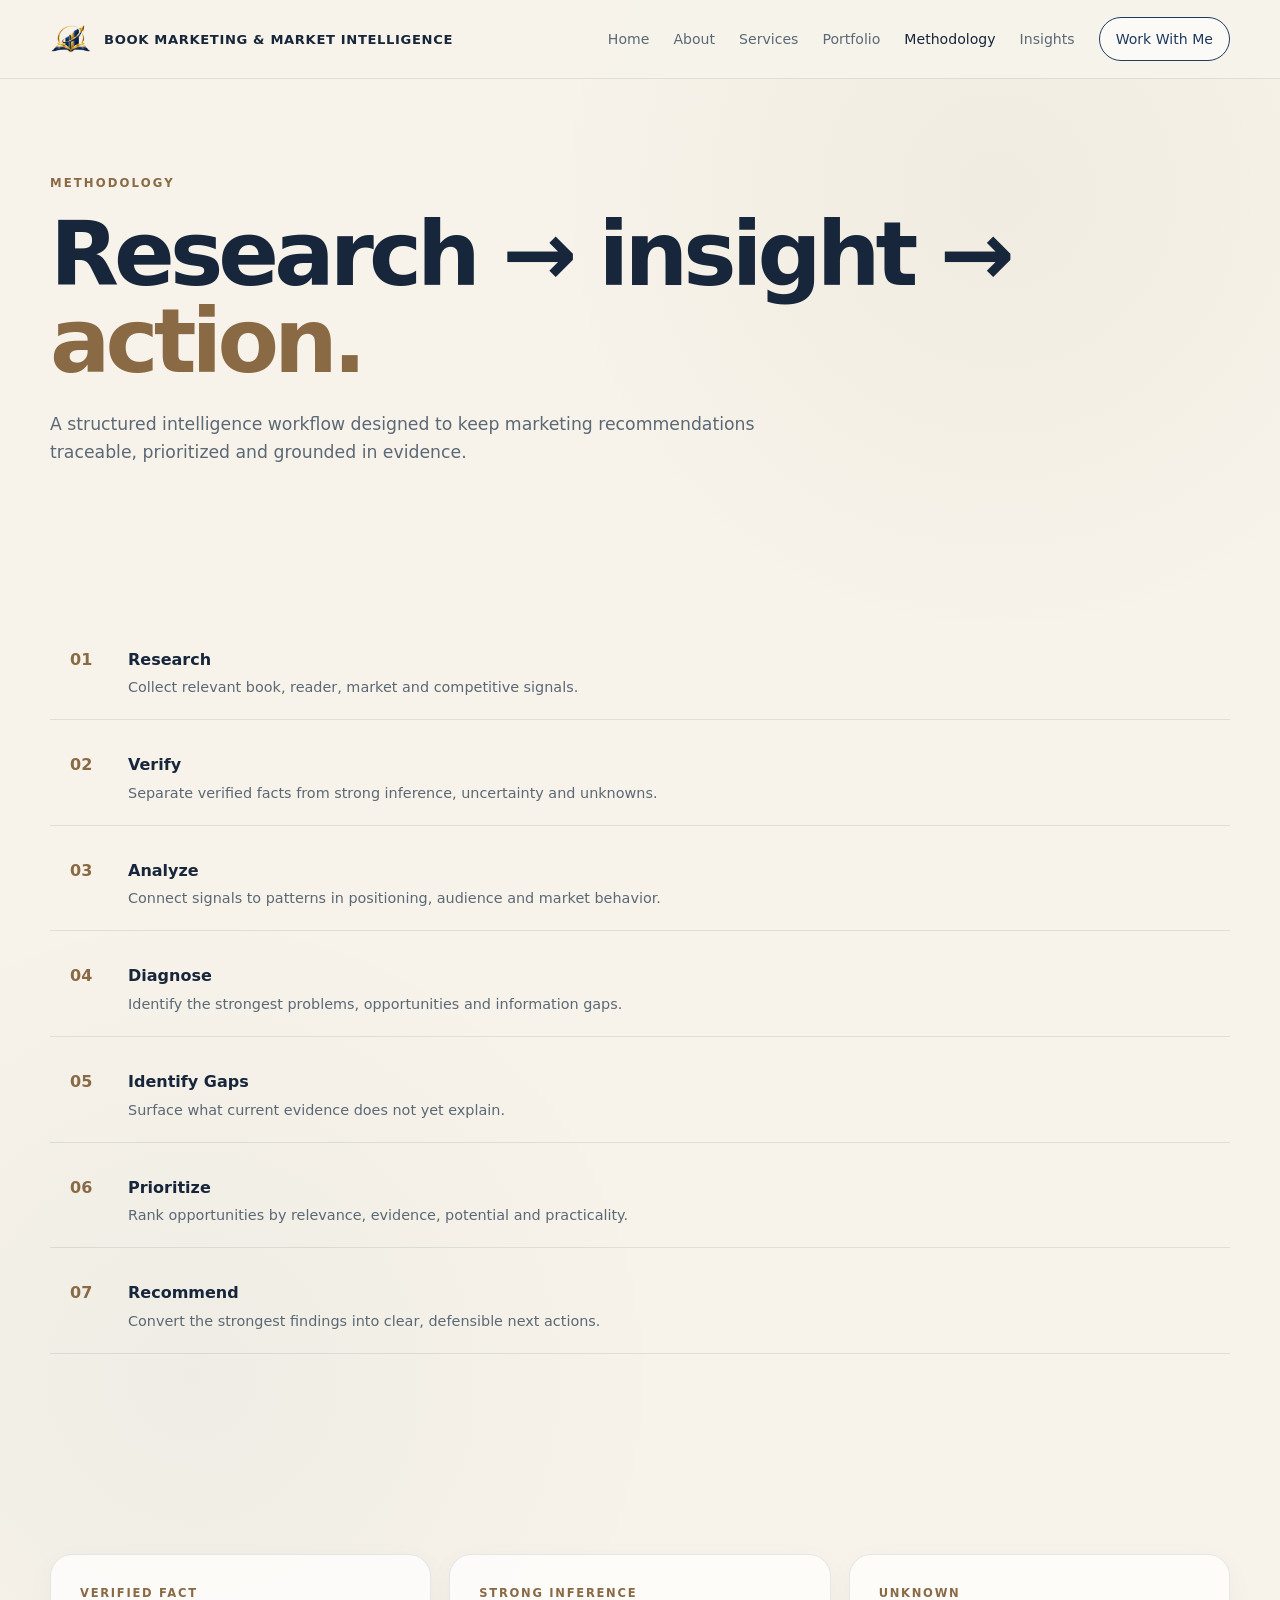
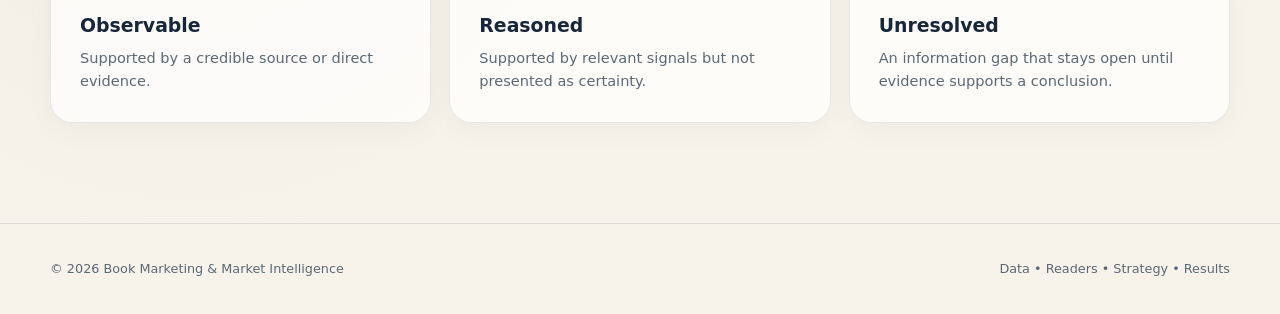
<file: methodology.html>
<!doctype html><html lang="en"><head><meta charset="utf-8"><meta name="viewport" content="width=device-width,initial-scale=1,viewport-fit=cover"><meta name="theme-color" content="#050b18"><link rel="icon" href="favicon.ico" sizes="any"><link rel="icon" type="image/png" href="favicon.png" sizes="64x64"><link rel="apple-touch-icon" href="favicon.png"><meta name="robots" content="index,follow"><meta name="description" content="A structured research, verification, analysis, diagnosis and prioritization methodology."><title>Methodology | Alex Lyon</title><link rel="stylesheet" href="styles.css"></head><body>
<nav><div class="container nav-inner">
<a class="brand" href="index.html"><img src="logo.webp" alt="Book marketing and market intelligence emblem" width="42" height="42"><span>BOOK MARKETING &amp; MARKET INTELLIGENCE</span></a>
<div class="nav-links">
<a href="index.html" data-page="home">Home</a><a href="about.html" data-page="about">About</a><a href="services.html" data-page="services">Services</a><a href="portfolio.html" data-page="portfolio">Portfolio</a><a href="methodology.html" data-page="methodology">Methodology</a><a href="insights.html" data-page="insights">Insights</a><a class="nav-cta" href="contact.html" data-page="contact">Work With Me</a>
</div></div></nav>
<main><section class="page-hero"><div class="container"><div class="eyebrow">Methodology</div><h1>Research → insight → <span class="accent">action.</span></h1><p class="lead">A structured intelligence workflow designed to keep marketing recommendations traceable, prioritized and grounded in evidence.</p></div></section>
<section><div class="container"><div class="list">
<div class="list-item"><b>01</b><div><strong>Research</strong><p>Collect relevant book, reader, market and competitive signals.</p></div></div>
<div class="list-item"><b>02</b><div><strong>Verify</strong><p>Separate verified facts from strong inference, uncertainty and unknowns.</p></div></div>
<div class="list-item"><b>03</b><div><strong>Analyze</strong><p>Connect signals to patterns in positioning, audience and market behavior.</p></div></div>
<div class="list-item"><b>04</b><div><strong>Diagnose</strong><p>Identify the strongest problems, opportunities and information gaps.</p></div></div>
<div class="list-item"><b>05</b><div><strong>Identify Gaps</strong><p>Surface what current evidence does not yet explain.</p></div></div>
<div class="list-item"><b>06</b><div><strong>Prioritize</strong><p>Rank opportunities by relevance, evidence, potential and practicality.</p></div></div>
<div class="list-item"><b>07</b><div><strong>Recommend</strong><p>Convert the strongest findings into clear, defensible next actions.</p></div></div>
</div></div></section>
<section><div class="container"><div class="grid3"><article class="card"><div class="number">Verified Fact</div><h3>Observable</h3><p>Supported by a credible source or direct evidence.</p></article><article class="card"><div class="number">Strong Inference</div><h3>Reasoned</h3><p>Supported by relevant signals but not presented as certainty.</p></article><article class="card"><div class="number">Unknown</div><h3>Unresolved</h3><p>An information gap that stays open until evidence supports a conclusion.</p></article></div></div></section></main><footer><div class="container footer-inner"><span>© 2026 Book Marketing &amp; Market Intelligence</span><span>Data • Readers • Strategy • Results</span></div></footer><script>document.querySelectorAll('[data-page="methodology"]').forEach(x=>x.classList.add('active'));</script></body></html>
</file>
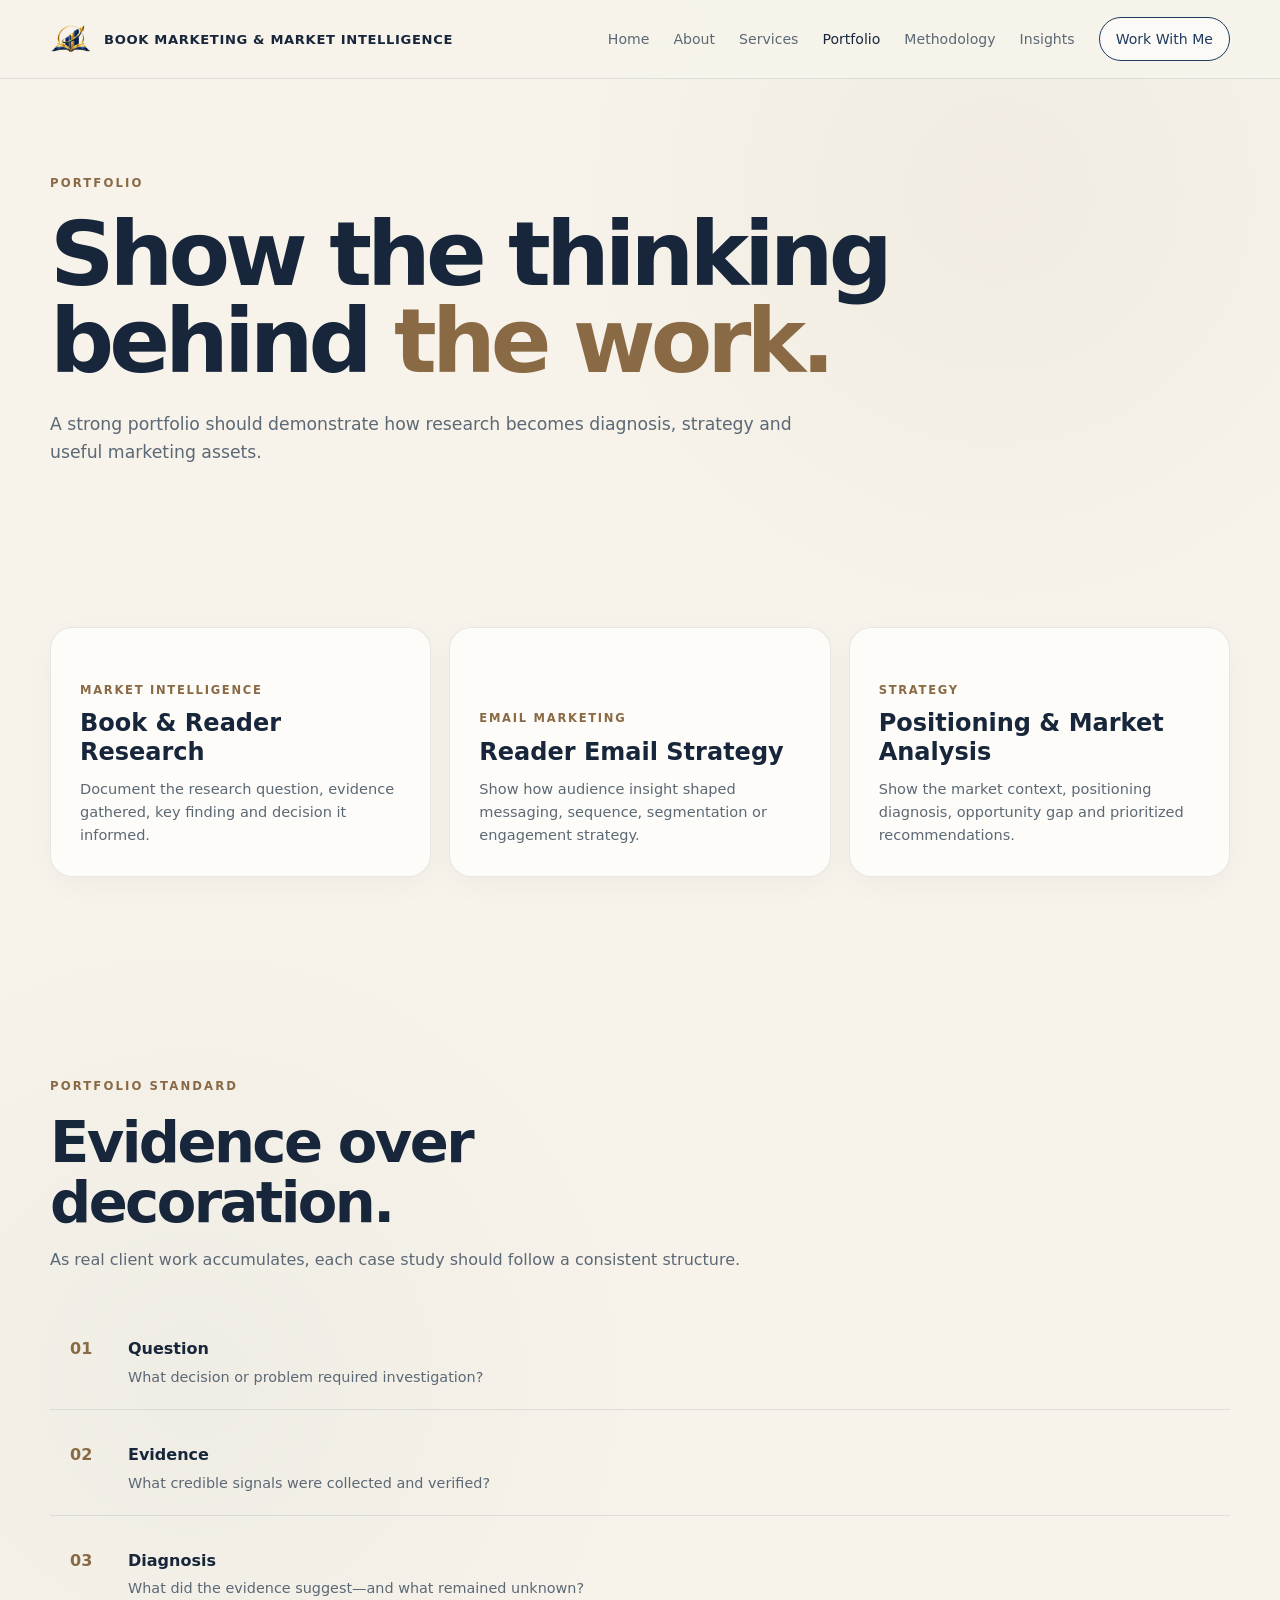
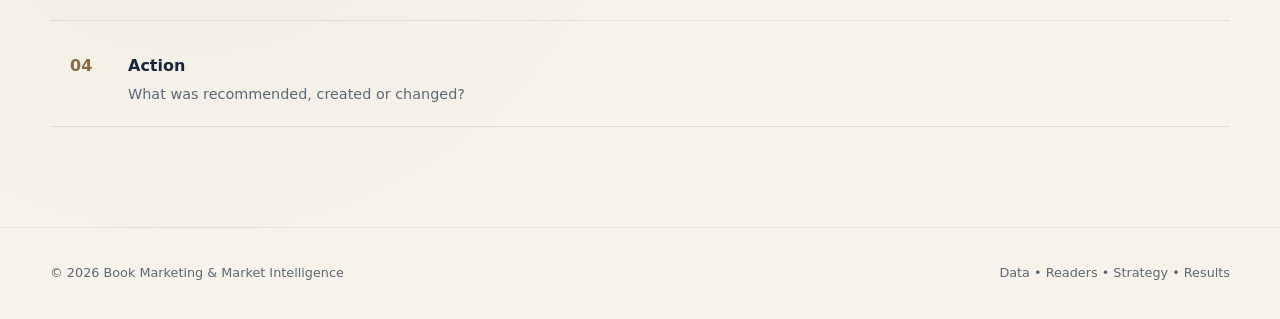
<file: portfolio.html>
<!doctype html><html lang="en"><head><meta charset="utf-8"><meta name="viewport" content="width=device-width,initial-scale=1,viewport-fit=cover"><meta name="theme-color" content="#050b18"><link rel="icon" href="favicon.ico" sizes="any"><link rel="icon" type="image/png" href="favicon.png" sizes="64x64"><link rel="apple-touch-icon" href="favicon.png"><meta name="robots" content="index,follow"><meta name="description" content="Portfolio and case-study framework for book marketing and market intelligence work."><title>Portfolio | Alex Lyon</title><link rel="stylesheet" href="styles.css"></head><body>
<nav><div class="container nav-inner">
<a class="brand" href="index.html"><img src="logo.webp" alt="Book marketing and market intelligence emblem" width="42" height="42"><span>BOOK MARKETING &amp; MARKET INTELLIGENCE</span></a>
<div class="nav-links">
<a href="index.html" data-page="home">Home</a><a href="about.html" data-page="about">About</a><a href="services.html" data-page="services">Services</a><a href="portfolio.html" data-page="portfolio">Portfolio</a><a href="methodology.html" data-page="methodology">Methodology</a><a href="insights.html" data-page="insights">Insights</a><a class="nav-cta" href="contact.html" data-page="contact">Work With Me</a>
</div></div></nav>
<main><section class="page-hero"><div class="container"><div class="eyebrow">Portfolio</div><h1>Show the thinking behind <span class="accent">the work.</span></h1><p class="lead">A strong portfolio should demonstrate how research becomes diagnosis, strategy and useful marketing assets.</p></div></section>
<section><div class="container grid3"><article class="card case"><span class="tag">Market Intelligence</span><h3>Book &amp; Reader Research</h3><p>Document the research question, evidence gathered, key finding and decision it informed.</p></article><article class="card case"><span class="tag">Email Marketing</span><h3>Reader Email Strategy</h3><p>Show how audience insight shaped messaging, sequence, segmentation or engagement strategy.</p></article><article class="card case"><span class="tag">Strategy</span><h3>Positioning &amp; Market Analysis</h3><p>Show the market context, positioning diagnosis, opportunity gap and prioritized recommendations.</p></article></div></div></section>
<section><div class="container"><div class="section-head"><div class="eyebrow">Portfolio Standard</div><h2>Evidence over decoration.</h2><p>As real client work accumulates, each case study should follow a consistent structure.</p></div><div class="list"><div class="list-item"><b>01</b><div><strong>Question</strong><p>What decision or problem required investigation?</p></div></div><div class="list-item"><b>02</b><div><strong>Evidence</strong><p>What credible signals were collected and verified?</p></div></div><div class="list-item"><b>03</b><div><strong>Diagnosis</strong><p>What did the evidence suggest—and what remained unknown?</p></div></div><div class="list-item"><b>04</b><div><strong>Action</strong><p>What was recommended, created or changed?</p></div></div></div></div></section></main><footer><div class="container footer-inner"><span>© 2026 Book Marketing &amp; Market Intelligence</span><span>Data • Readers • Strategy • Results</span></div></footer><script>document.querySelectorAll('[data-page="portfolio"]').forEach(x=>x.classList.add('active'));</script></body></html>
</file>
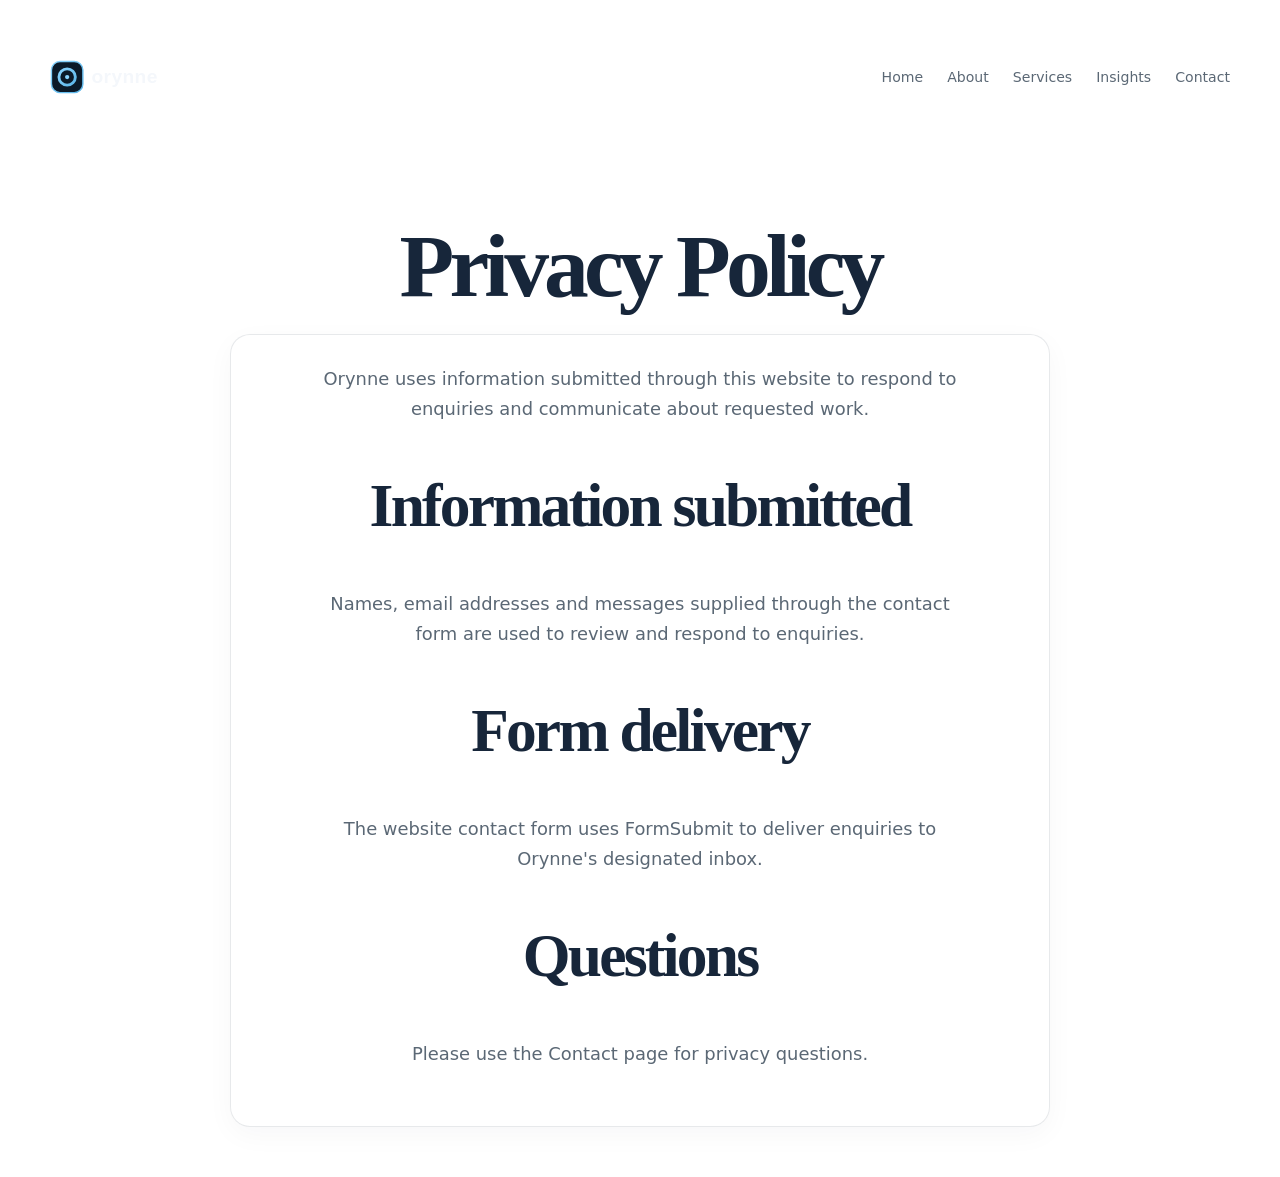
<file: privacy.html>
<!doctype html><html lang="en"><head><meta charset="utf-8"><meta name="viewport" content="width=device-width,initial-scale=1"><title>Privacy Policy | Orynne</title><meta name="description" content="Privacy information for visitors to the Orynne website."><meta name="theme-color" content="#F7F3EA"><link rel="icon" href="favicon.ico" sizes="any"><link rel="icon" type="image/svg+xml" href="favicon.svg"><link rel="icon" type="image/png" sizes="32x32" href="favicon-32.png"><style>

:root{
  --ivory:#F7F3EA;
  --cream:#FFFDF8;
  --alternate:#EEE7DB;
  --white:#FFFFFF;
  --navy:#17263A;
  --navy-2:#213A55;
  --blue:#1E3A5F;
  --blue-soft:#465463;
  --muted:#5B6875;
  --warm:#8A6A45;
  --warm-2:#A27A4E;
  --line:#DDD5C8;
  --line-soft:rgba(23,38,58,.10);
  --shadow:0 18px 55px rgba(23,38,58,.07);
  --max:1180px;
}
*{box-sizing:border-box}
html{scroll-behavior:smooth}
body{
  margin:0;
  color:var(--navy);
  background:
    radial-gradient(circle at 82% 7%,rgba(162,122,78,.06),transparent 30rem),
    radial-gradient(circle at 7% 55%,rgba(30,58,95,.035),transparent 30rem),
    var(--ivory);
  font-family:Inter,ui-sans-serif,system-ui,-apple-system,BlinkMacSystemFont,"Segoe UI",sans-serif;
  line-height:1.65;
}
a{color:inherit;text-decoration:none}
img{max-width:100%;display:block}
.wrap{width:min(calc(100% - 40px),var(--max));margin-inline:auto}
.skip{position:absolute;left:-9999px;top:auto}
.skip:focus{left:20px;top:20px;z-index:100;background:#fff;color:#000;padding:10px 14px;border-radius:8px}

/* Navigation */
header{
  position:sticky;top:0;z-index:50;
  background:rgba(247,243,234,.90);
  backdrop-filter:blur(18px);
  border-bottom:1px solid var(--line-soft);
}
.nav{
  min-height:78px;display:flex;align-items:center;justify-content:space-between;gap:24px;
}
.brand{display:inline-flex;align-items:center;line-height:0;font-weight:800}
.site-logo{display:block;width:142px;height:auto;max-width:46vw}
.brand span{color:var(--warm)}
header nav,nav{
  display:flex;gap:24px;align-items:center;
  color:var(--muted);font-size:.88rem;flex-wrap:wrap
}
header nav a:hover,header nav a[aria-current="page"],
nav a:hover,nav a[aria-current="page"]{color:var(--navy)}
.button,.nav-cta{
  display:inline-flex;align-items:center;justify-content:center;gap:9px;
  min-height:46px;padding:0 19px;border-radius:999px;
  background:var(--blue);color:#fff!important;
  border:1px solid transparent;font-weight:800;
  box-shadow:0 7px 20px rgba(30,58,95,.12);
  transition:transform .2s ease,background .2s ease,border-color .2s ease,color .2s ease;
  cursor:pointer;
}
.button:hover,.nav-cta:hover{transform:translateY(-2px);background:var(--navy-2)}
.button.secondary{
  background:rgba(255,255,255,.55);color:var(--navy)!important;
  border-color:rgba(23,38,58,.18);box-shadow:none
}
.button.secondary:hover{background:#fff;border-color:var(--warm);color:var(--warm)!important}

/* Type hierarchy */
h1,h2,h3{
  font-family:Georgia,"Times New Roman",serif;
  color:var(--navy);
}
h1{
  font-size:clamp(3rem,7vw,6.2rem);
  line-height:.98;letter-spacing:-.055em;
}
h2{
  font-size:clamp(2.2rem,4.8vw,4rem);
  line-height:1.04;letter-spacing:-.045em;
}
h3{line-height:1.18}
.eyebrow,.section-kicker,.kicker,.tag,.number,.num,.principle-number,.step strong,.service small{
  color:var(--warm);
  text-transform:uppercase;
  font-size:.72rem;
  font-weight:850;
  letter-spacing:.14em;
}
.lead{color:var(--muted);font-size:1.12rem}
.section-head,.head{max-width:780px;margin-bottom:46px}
.section-head p,.head p{color:var(--muted);font-size:1.05rem;margin:14px 0 0}
.section-head h2,.head h2{margin:12px 0 16px}

/* Shared sections */
section{
  padding:96px 0;
  border-top:1px solid var(--line-soft);
}
section:nth-of-type(even){background:rgba(255,255,255,.40)}
.hero{
  position:relative;
  overflow:hidden;
  padding:110px 0 92px;
  background:var(--ivory);
}
.hero::after{
  content:"";
  position:absolute;inset:0;pointer-events:none;
  background:
    radial-gradient(circle at 92% 25%,rgba(138,106,69,.075),transparent 24rem),
    linear-gradient(135deg,transparent 55%,rgba(255,255,255,.35));
}
.hero>*{position:relative;z-index:1}
.hero-grid{
  position:relative;z-index:1;
  display:grid;grid-template-columns:1.08fr .92fr;gap:64px;align-items:center;
}
.hero-content{max-width:880px}
.hero h1{margin:18px 0 28px;max-width:860px}
.hero h1 em{font-style:normal;color:var(--warm)}
.hero-actions,.actions{
  display:flex;flex-wrap:wrap;gap:12px;margin-top:32px
}
.microcopy{margin-top:16px;color:var(--blue-soft);font-size:.86rem}
.hero-card{
  border:1px solid var(--line);
  background:linear-gradient(145deg,rgba(255,255,255,.92),rgba(238,231,219,.70));
  border-radius:28px;padding:32px;
  box-shadow:var(--shadow);
}
.hero-card h2{
  font-family:Georgia,"Times New Roman",serif;
  font-size:1.35rem;line-height:1.2;margin:0 0 20px
}
.diagnosis{display:grid;gap:0}
.diagnosis div{
  padding:17px 0;border-bottom:1px solid var(--line);
  color:var(--muted);font-size:.92rem
}
.diagnosis div:last-child{border-bottom:0}
.diagnosis strong{display:block;color:var(--navy);margin-bottom:4px}
.pulse{
  width:9px;height:9px;border-radius:50%;display:inline-block;
  margin-right:9px;background:var(--warm);vertical-align:middle
}

/* Homepage cards */
.principles{display:grid;grid-template-columns:repeat(3,1fr);gap:18px}
.card,.principle,.method-card,.not-card,.topic,.article,.insight{
  border:1px solid var(--line-soft);
  background:rgba(255,255,255,.78);
  border-radius:20px;
  box-shadow:0 8px 28px rgba(23,38,58,.035);
}
.card{padding:29px}
.card:hover,.principle:hover,.method-card:hover,.not-card:hover,.topic:hover,.article:hover,.insight:hover{
  border-color:rgba(138,106,69,.28);
  transform:translateY(-3px);
  transition:.2s ease;
}
.card h3{margin:0 0 10px;font-size:1.25rem}
.card p,.principle p,.method-card p,.not-card p,.topic p,.article p,.insight p{margin:0;color:var(--muted)}
.num{margin-bottom:30px}

/* Services */
.services{
  display:grid;grid-template-columns:repeat(2,1fr);gap:18px;
  background:transparent;border:0;border-radius:0;overflow:visible
}
.service{
  background:#fff;
  border:1px solid var(--line-soft);
  border-radius:20px;padding:30px;min-height:250px;
  box-shadow:0 8px 28px rgba(23,38,58,.035);
  transition:transform .2s ease,border-color .2s ease,box-shadow .2s ease;
}
.service:hover{background:#fff;border-color:rgba(138,106,69,.28);transform:translateY(-3px);box-shadow:var(--shadow)}
.service h3{font-size:1.45rem;margin:10px 0}
.service p{color:var(--muted);margin:0;max-width:48ch}
.service a,.article a{display:inline-block;margin-top:22px;color:var(--blue);font-weight:750}
.service a:hover,.article a:hover{color:var(--warm)}

/* Featured visual/media */
.featured-media{
  display:grid;grid-template-columns:.86fr 1.14fr;gap:34px;align-items:center;
  padding:26px;border:1px solid var(--line);border-radius:24px;
  background:linear-gradient(145deg,#fff,rgba(238,231,219,.68));
  box-shadow:var(--shadow)
}
.featured-media-copy{padding:18px}
.featured-media-copy h3{font-size:clamp(1.7rem,3vw,2.6rem);line-height:1.1;margin:12px 0 16px;letter-spacing:-.03em}
.featured-media-copy p{color:var(--muted);margin:0;max-width:46ch}
.media-meta{display:flex;flex-wrap:wrap;gap:9px;margin-top:24px}
.media-meta span{
  display:inline-flex;align-items:center;min-height:30px;padding:0 11px;
  border-radius:999px;border:1px solid rgba(138,106,69,.22);
  color:var(--blue-soft);font-size:.78rem;font-weight:750;background:var(--ivory)
}
.video-frame{
  position:relative;border-radius:18px;overflow:hidden;background:#e7e0d4;
  border:1px solid var(--line);box-shadow:0 18px 55px rgba(23,38,58,.14)
}
.video-frame::before{
  content:"Featured promo";position:absolute;z-index:2;top:14px;left:14px;
  padding:7px 10px;border-radius:999px;background:rgba(23,38,58,.82);
  border:1px solid rgba(255,255,255,.16);color:#fff;font-size:.72rem;
  font-weight:800;letter-spacing:.08em;text-transform:uppercase;pointer-events:none
}
.video-frame video{display:block;width:100%;aspect-ratio:16/9;object-fit:cover}
.work-grid,.editorial,.topics,.insights{display:grid;grid-template-columns:repeat(3,1fr);gap:18px}
.work{
  border:1px solid var(--line-soft);border-radius:18px;overflow:hidden;background:#fff;
  box-shadow:0 8px 28px rgba(23,38,58,.035)
}
.work img{width:100%;aspect-ratio:4/3;object-fit:cover}
.work-body{padding:18px 18px 22px}
.work-body h3{margin:0 0 6px;font-size:1.05rem}
.work-body p{margin:0;color:var(--muted);font-size:.92rem}

/* About */
.intro{background:#fff}
.intro-grid,.split{
  display:grid;grid-template-columns:.72fr 1.28fr;gap:60px;align-items:start
}
.sticky-label{position:sticky;top:115px}
.sticky-label h2{margin:12px 0 0}
.prose{max-width:700px;color:var(--muted);font-size:1.06rem}
.prose p{margin:0 0 22px}
.prose strong{color:var(--navy)}
.method{display:grid;grid-template-columns:repeat(2,1fr);gap:18px}
.method-card{padding:28px}
.method-card .number{display:grid;place-items:center;width:38px;height:38px;border-radius:50%;background:var(--ivory);border:1px solid var(--line);margin-bottom:18px}
.method-card h3,.not-card h3{margin:0 0 10px;font-size:1.22rem}
.not-grid{display:grid;grid-template-columns:repeat(3,1fr);gap:18px}
.not-card{padding:28px;background:rgba(238,231,219,.55)}
.principle{padding:28px}
.principle h3{margin:12px 0 9px;font-size:1.22rem}
.principle-number{display:block}

/* Steps / flow / FAQ */
.steps{display:grid;gap:0}
.step{
  display:grid;grid-template-columns:54px 1fr;gap:20px;padding:22px 0;
  border-bottom:1px solid var(--line)
}
.step:first-child{border-top:1px solid var(--line)}
.step-no{
  width:38px;height:38px;border-radius:50%;display:grid;place-items:center;
  background:var(--ivory);color:var(--blue);border:1px solid var(--line);font-weight:800
}
.step h3{margin:0 0 6px}
.step p{margin:0;color:var(--muted)}
.flow{display:grid;grid-template-columns:repeat(4,1fr);gap:18px}
.flow article{padding:25px;border-top:2px solid var(--warm);background:rgba(255,255,255,.55)}
.flow strong{color:var(--warm);font-size:.8rem;letter-spacing:.12em}
.flow h3{margin:10px 0 8px}.flow p{margin:0;color:var(--muted);font-size:.9rem}
.faq{display:grid;gap:10px}
.faq details{
  border:1px solid var(--line);border-radius:16px;background:#fff;padding:18px 20px
}
.faq summary{cursor:pointer;font-weight:750;color:var(--navy)}
.faq details p{color:var(--muted);margin:12px 0 0}

/* Insights */
.topic,.article,.insight{padding:28px}
.topic{min-height:210px}
.topic h3{margin:18px 0 10px;font-size:1.25rem}
.article{min-height:310px}
.article h3{font-size:1.4rem;line-height:1.22;margin:20px 0 14px}
.article a{color:var(--blue)}
.note{
  border:1px dashed rgba(138,106,69,.34);border-radius:18px;padding:30px;
  color:var(--muted);background:rgba(255,255,255,.55)
}
.note strong{color:var(--navy)}

/* Contact */
.contact-grid{display:grid;grid-template-columns:.8fr 1.2fr;gap:28px;padding-bottom:100px}
.info,.form-card{
  border:1px solid var(--line);border-radius:22px;background:#fff;
  box-shadow:0 8px 28px rgba(23,38,58,.035)
}
.info{padding:36px}.form-card{padding:36px}
.info h2,.form-card h2{margin:0 0 14px;font-size:1.6rem}
.info p,.form-card>p{margin:0;color:var(--muted)}
.form-card form{margin-top:28px}
form{display:grid;gap:18px}
.field{display:grid;gap:8px}
label{font-size:.92rem;font-weight:700;color:var(--navy)}
input,textarea,select{
  width:100%;background:#fff;border:1px solid var(--line);border-radius:10px;
  color:var(--navy);padding:14px 15px;font:inherit
}
textarea{min-height:170px;resize:vertical}
input:focus,textarea:focus,select:focus{
  outline:2px solid rgba(138,106,69,.30);border-color:var(--warm)
}
.field small,.privacy{color:var(--muted)}
.privacy{font-size:.86rem}
.honey{position:absolute;left:-9999px}
.full{grid-column:1/-1}

/* CTA / Footer */
.cta{
  padding:82px 0;text-align:center;
  background:
    radial-gradient(circle at 50% 0%,rgba(138,106,69,.09),transparent 34rem),
    var(--alternate);
  border-top:1px solid var(--line);
  border-bottom:1px solid var(--line)
}
.cta .section-head,.cta .head{margin:0 auto 28px}
.cta h2{max-width:900px;margin-left:auto;margin-right:auto}
footer{
  padding:35px 0;border-top:1px solid var(--line-soft);
  color:var(--muted);font-size:.8rem;background:rgba(247,243,234,.72)
}
.footer,.footer-row{
  display:flex;justify-content:space-between;align-items:center;gap:20px
}
footer a:hover{color:var(--navy)}

/* Thank-you / 404 */
main .w{width:min(calc(100% - 40px),820px)}
body:has(main.w),body:has(main.w) main{
  background:transparent
}
.w{text-align:center;padding:60px 0}
.logo{width:150px;margin:auto}
.w h1{margin:22px 0 12px}
.w p{color:var(--muted);font-size:1.12rem}
.b{display:inline-flex;align-items:center;justify-content:center;margin-top:20px;padding:13px 22px;border-radius:999px;background:var(--blue);color:#fff;text-decoration:none;font-weight:800}

/* Accessibility */
::selection{background:var(--alternate);color:var(--navy)}
:focus-visible{outline:2px solid var(--warm);outline-offset:3px}

@media(prefers-reduced-motion:reduce){
  html{scroll-behavior:auto}
  *,*::before,*::after{transition:none!important;animation:none!important}
}
@media(max-width:900px){
  .hero-grid,.intro-grid,.split,.featured-media,.contact-grid{grid-template-columns:1fr}
  .hero{padding:85px 0 72px;min-height:auto}
  .hero-card{max-width:760px}
  .principles,.topics,.editorial,.insights,.work-grid,.not-grid{grid-template-columns:1fr 1fr}
  .services{grid-template-columns:1fr 1fr}
  .flow{grid-template-columns:1fr 1fr}
  .method{grid-template-columns:1fr 1fr}
  .sticky-label{position:static}
  header nav a:not(:last-child){display:none}
}
@media(max-width:600px){
  .wrap{width:min(calc(100% - 28px),var(--max))}
  .nav{min-height:70px}
  .site-logo{width:125px}
  .nav{gap:12px}
  header nav{display:none}
  .nav .button,.nav .nav-cta{min-height:42px;padding:0 14px;font-size:.82rem}
  h1{font-size:clamp(3rem,15vw,5rem)}
  section{padding:72px 0}
  .hero{padding:70px 0}
  .page-hero{padding:65px 0 35px}
  .principles,.topics,.editorial,.insights,.work-grid,.not-grid,.services,.method,.flow{grid-template-columns:1fr}
  .card,.service,.principle,.method-card,.not-card,.topic,.article,.insight{padding:24px}
  .featured-media{padding:16px}
  .featured-media-copy{padding:12px 8px}
  .contact-grid{padding-bottom:70px}
  .info,.form-card{padding:26px}
  .footer,.footer-row{flex-direction:column;align-items:flex-start}
  .button{width:auto}
}

/* Standalone utility pages */
body > main:not(#main){
  min-height:100vh;
  display:grid;
  place-items:center;
  padding:50px 0;
}
body > main:not(#main) > *{width:min(calc(100% - 40px),820px);margin-left:auto;margin-right:auto}
body > main:not(#main) .brand{width:auto}
body > main:not(#main) .eyebrow{margin-top:34px}
body > main:not(#main) h1{margin:18px auto 24px;text-align:center}
body > main:not(#main) p{max-width:640px;margin:0 auto 28px;color:var(--muted);text-align:center}
body > main:not(#main) > a:last-child{
  display:inline-flex;width:auto;min-height:46px;padding:0 20px;
  align-items:center;justify-content:center;border-radius:999px;
  background:var(--blue);color:#fff;font-weight:800;
}
header.w.h{
  min-height:78px;display:flex;align-items:center;justify-content:space-between;
  width:min(calc(100% - 40px),var(--max));margin:auto;background:transparent;
  border:0;backdrop-filter:none;
}
header.w.h .n{display:flex}

</style></head><body><header class="w h"><a href="index.html"><img class="logo" src="orynne-logo.svg" alt="Orynne"></a><nav class="n"><a href="index.html">Home</a><a href="about.html">About</a><a href="services.html">Services</a><a href="insights.html">Insights</a><a href="contact.html">Contact</a></nav></header><main class="w"><h1>Privacy Policy</h1><div class="card"><p>Orynne uses information submitted through this website to respond to enquiries and communicate about requested work.</p><h2>Information submitted</h2><p>Names, email addresses and messages supplied through the contact form are used to review and respond to enquiries.</p><h2>Form delivery</h2><p>The website contact form uses FormSubmit to deliver enquiries to Orynne's designated inbox.</p><h2>Questions</h2><p>Please use the <a href="contact.html">Contact page</a> for privacy questions.</p></div></main></body></html>
</file>
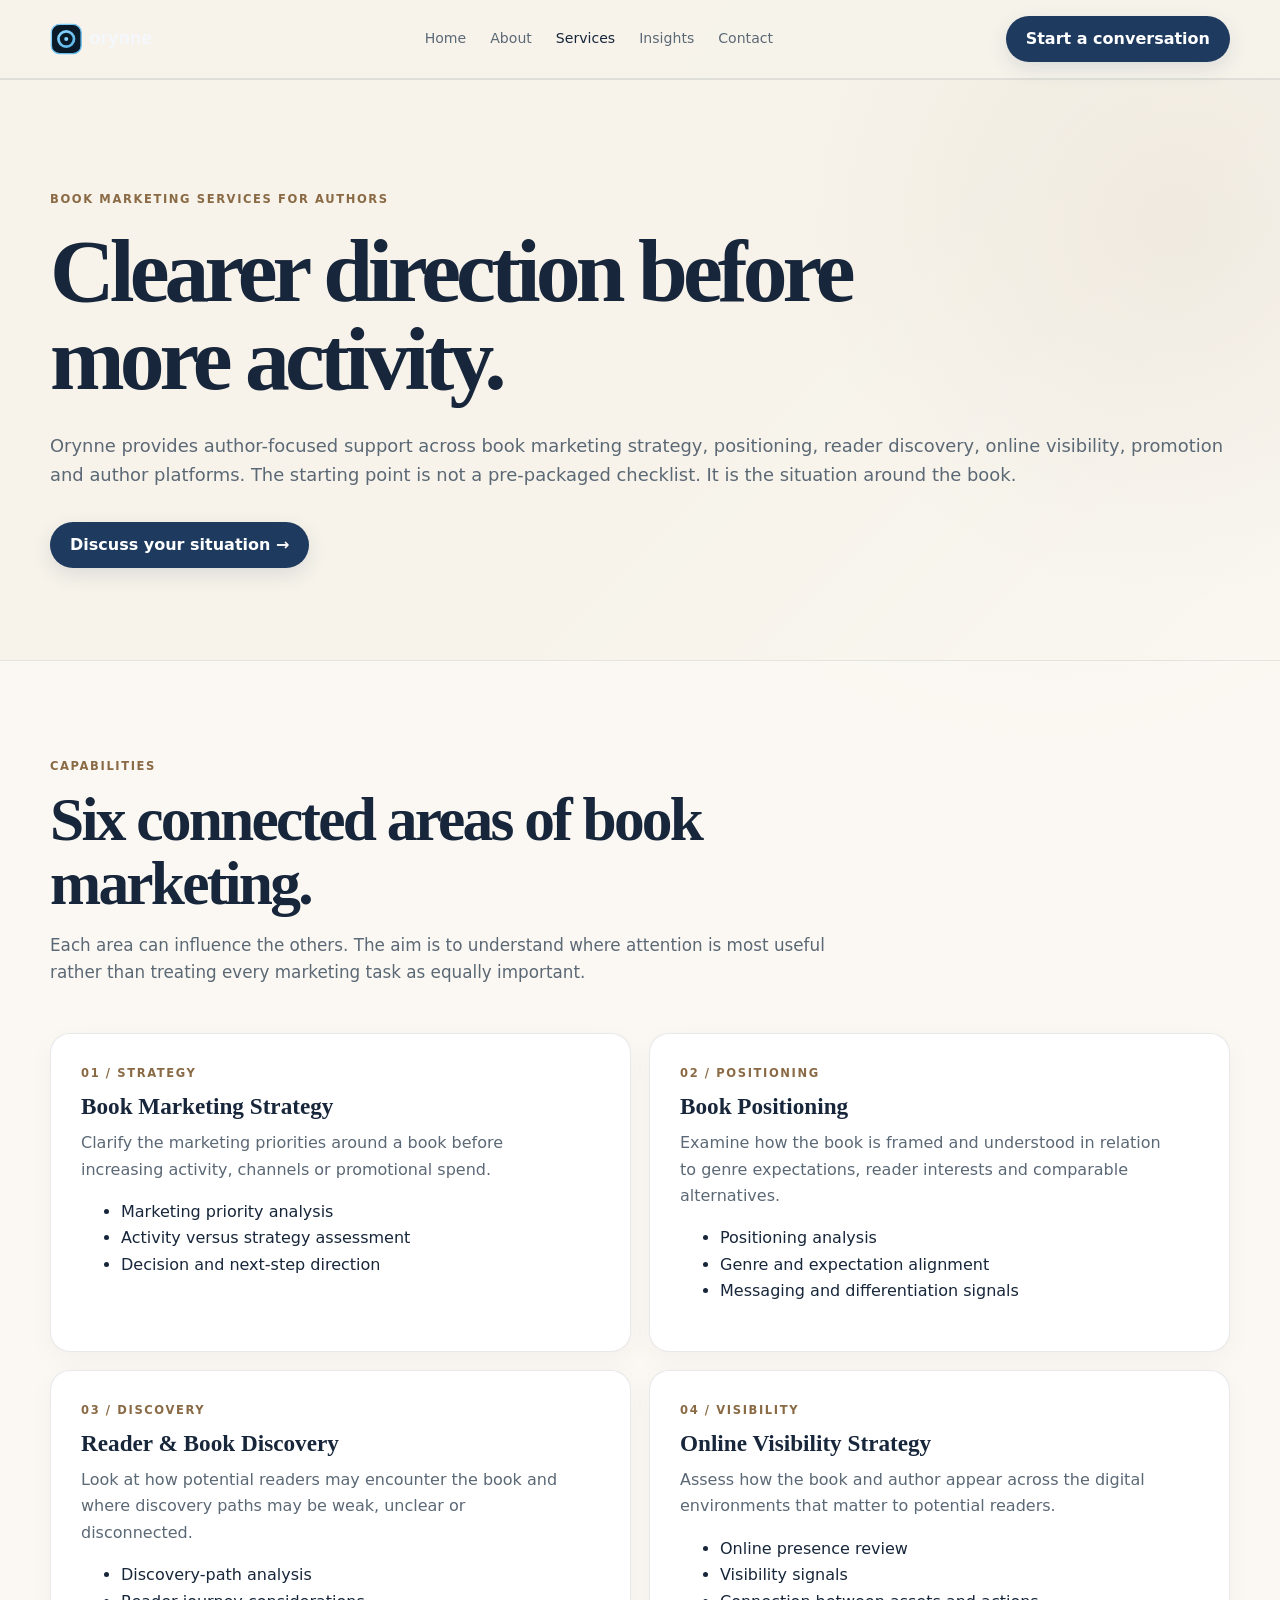
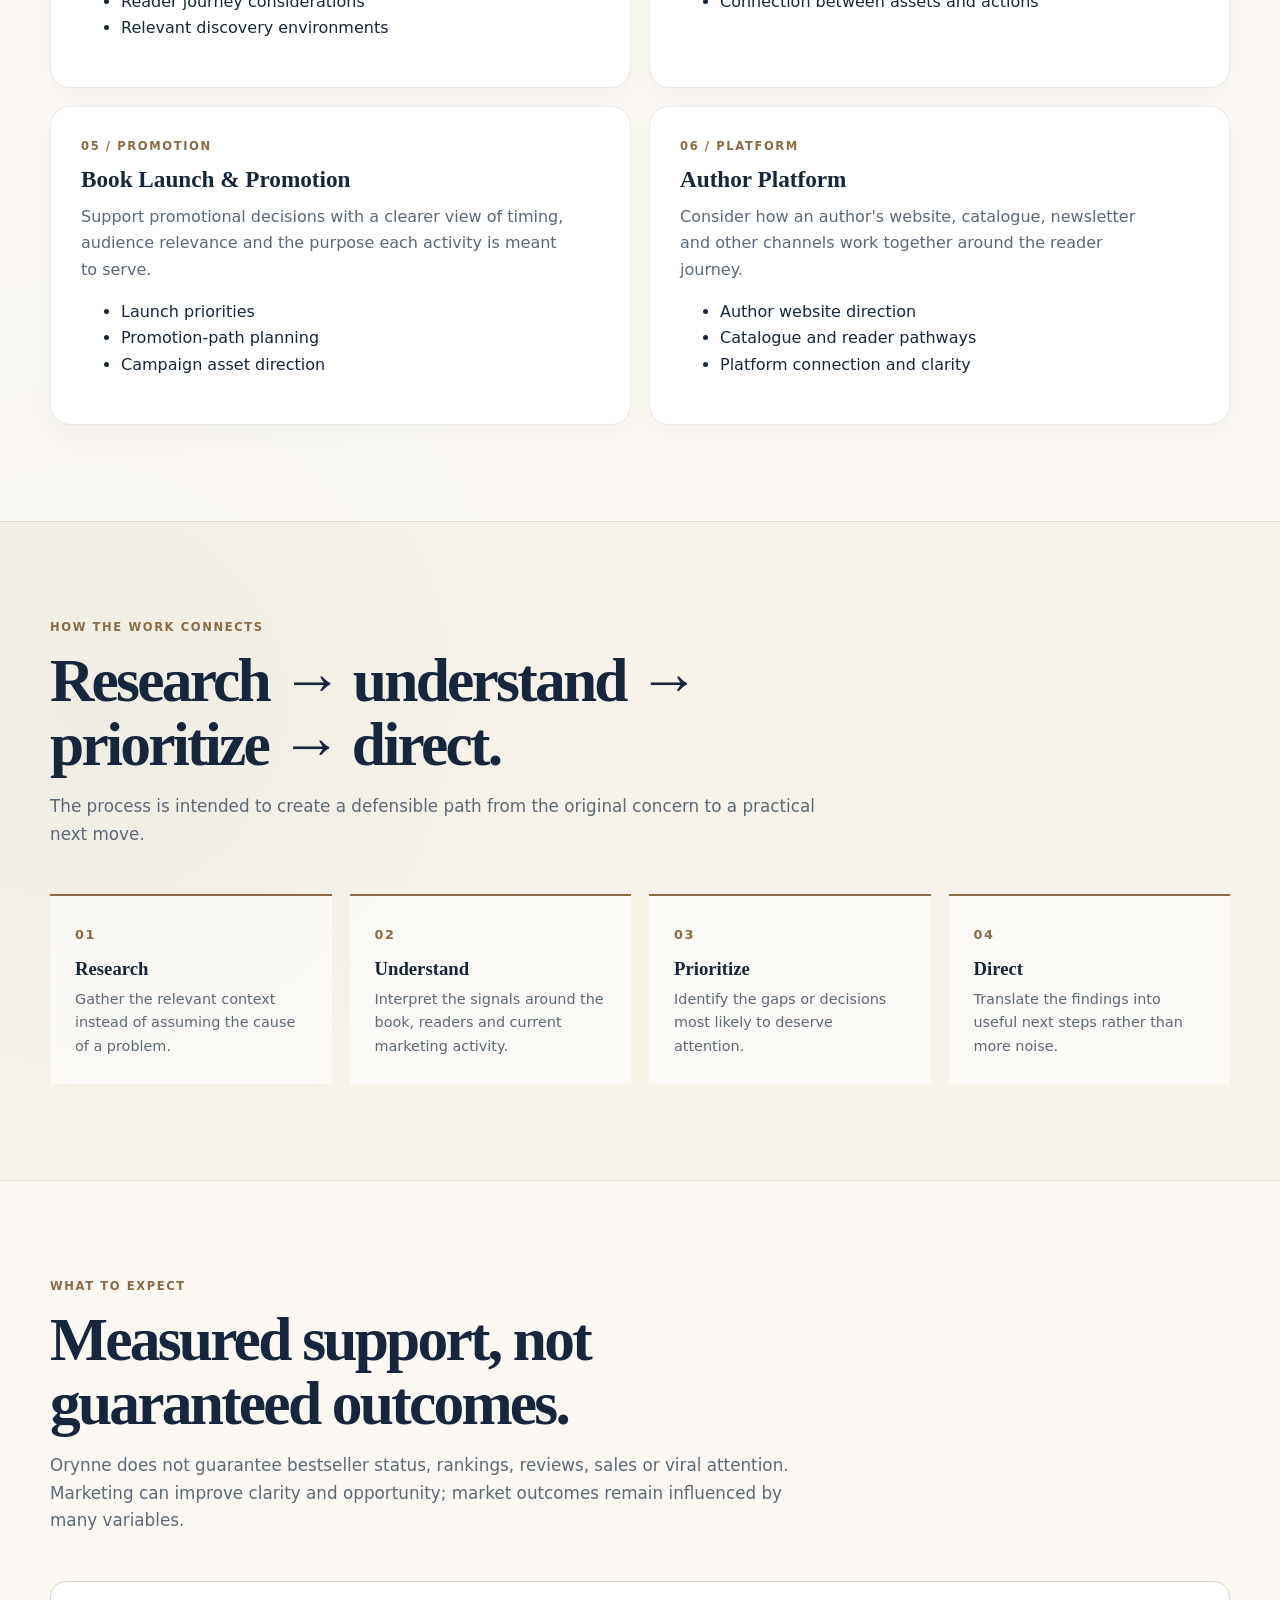
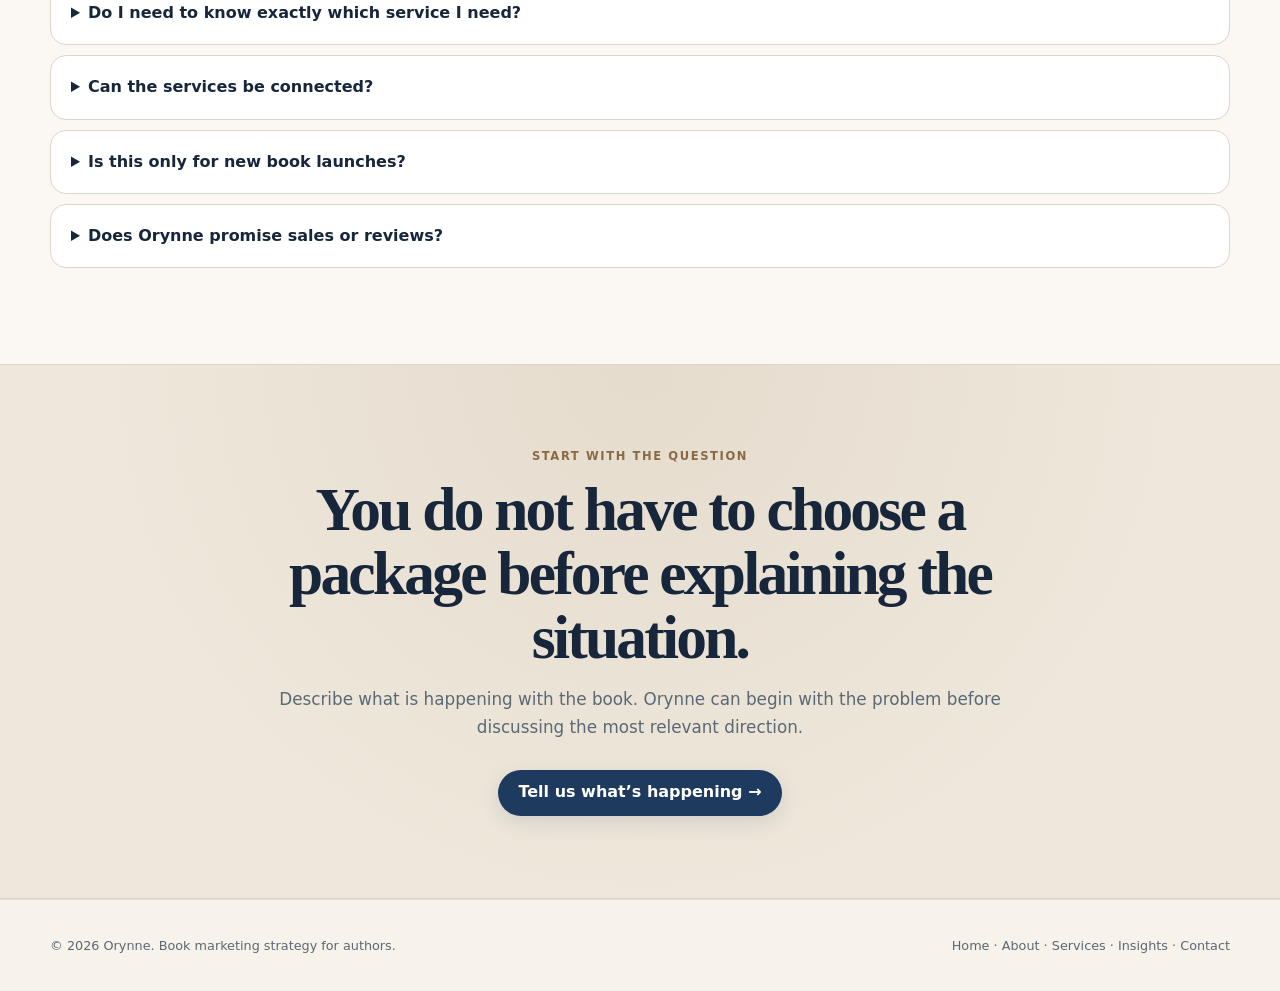
<file: services.html>
<!doctype html>
<html lang="en">
<head>
<meta charset="utf-8">
<meta name="viewport" content="width=device-width, initial-scale=1">
<title>Book Marketing Services for Authors | Strategy, Positioning & Discovery | Orynne</title>
<meta name="description" content="Orynne provides author-focused book marketing support across strategy, book positioning, reader discovery, online visibility, launch promotion and author platforms.">
<meta name="robots" content="index,follow">
<link rel="canonical" href="https://orynne.netlify.app/services">
<meta property="og:type" content="website">
<meta property="og:title" content="Book Marketing Services for Authors | Orynne">
<meta property="og:description" content="Strategy, positioning, reader discovery and online visibility support built around the book and its readers.">
<meta property="og:url" content="https://orynne.netlify.app/services">
<meta property="og:site_name" content="Orynne">
<meta name="twitter:card" content="summary_large_image">
<script type="application/ld+json">
{
 "@context":"https://schema.org",
 "@graph":[
  {
   "@type":"Organization",
   "@id":"https://orynne.netlify.app/#organization",
   "name":"Orynne",
   "url":"https://orynne.netlify.app/"
  },
  {
   "@type":"ItemList",
   "name":"Orynne Book Marketing Services",
   "itemListElement":[
    {"@type":"ListItem","position":1,"name":"Book Marketing Strategy"},
    {"@type":"ListItem","position":2,"name":"Book Positioning"},
    {"@type":"ListItem","position":3,"name":"Reader and Book Discovery"},
    {"@type":"ListItem","position":4,"name":"Online Visibility Strategy"},
    {"@type":"ListItem","position":5,"name":"Book Launch and Promotion"},
    {"@type":"ListItem","position":6,"name":"Author Platform"}
   ]
  }
 ]
}
</script>
<style>

:root{
  --ivory:#F7F3EA;
  --cream:#FFFDF8;
  --alternate:#EEE7DB;
  --white:#FFFFFF;
  --navy:#17263A;
  --navy-2:#213A55;
  --blue:#1E3A5F;
  --blue-soft:#465463;
  --muted:#5B6875;
  --warm:#8A6A45;
  --warm-2:#A27A4E;
  --line:#DDD5C8;
  --line-soft:rgba(23,38,58,.10);
  --shadow:0 18px 55px rgba(23,38,58,.07);
  --max:1180px;
}
*{box-sizing:border-box}
html{scroll-behavior:smooth}
body{
  margin:0;
  color:var(--navy);
  background:
    radial-gradient(circle at 82% 7%,rgba(162,122,78,.06),transparent 30rem),
    radial-gradient(circle at 7% 55%,rgba(30,58,95,.035),transparent 30rem),
    var(--ivory);
  font-family:Inter,ui-sans-serif,system-ui,-apple-system,BlinkMacSystemFont,"Segoe UI",sans-serif;
  line-height:1.65;
}
a{color:inherit;text-decoration:none}
img{max-width:100%;display:block}
.wrap{width:min(calc(100% - 40px),var(--max));margin-inline:auto}
.skip{position:absolute;left:-9999px;top:auto}
.skip:focus{left:20px;top:20px;z-index:100;background:#fff;color:#000;padding:10px 14px;border-radius:8px}

/* Navigation */
header{
  position:sticky;top:0;z-index:50;
  background:rgba(247,243,234,.90);
  backdrop-filter:blur(18px);
  border-bottom:1px solid var(--line-soft);
}
.nav{
  min-height:78px;display:flex;align-items:center;justify-content:space-between;gap:24px;
}
.brand{display:inline-flex;align-items:center;line-height:0;font-weight:800}
.site-logo{display:block;width:142px;height:auto;max-width:46vw}
.brand span{color:var(--warm)}
header nav,nav{
  display:flex;gap:24px;align-items:center;
  color:var(--muted);font-size:.88rem;flex-wrap:wrap
}
header nav a:hover,header nav a[aria-current="page"],
nav a:hover,nav a[aria-current="page"]{color:var(--navy)}
.button,.nav-cta{
  display:inline-flex;align-items:center;justify-content:center;gap:9px;
  min-height:46px;padding:0 19px;border-radius:999px;
  background:var(--blue);color:#fff!important;
  border:1px solid transparent;font-weight:800;
  box-shadow:0 7px 20px rgba(30,58,95,.12);
  transition:transform .2s ease,background .2s ease,border-color .2s ease,color .2s ease;
  cursor:pointer;
}
.button:hover,.nav-cta:hover{transform:translateY(-2px);background:var(--navy-2)}
.button.secondary{
  background:rgba(255,255,255,.55);color:var(--navy)!important;
  border-color:rgba(23,38,58,.18);box-shadow:none
}
.button.secondary:hover{background:#fff;border-color:var(--warm);color:var(--warm)!important}

/* Type hierarchy */
h1,h2,h3{
  font-family:Georgia,"Times New Roman",serif;
  color:var(--navy);
}
h1{
  font-size:clamp(3rem,7vw,6.2rem);
  line-height:.98;letter-spacing:-.055em;
}
h2{
  font-size:clamp(2.2rem,4.8vw,4rem);
  line-height:1.04;letter-spacing:-.045em;
}
h3{line-height:1.18}
.eyebrow,.section-kicker,.kicker,.tag,.number,.num,.principle-number,.step strong,.service small{
  color:var(--warm);
  text-transform:uppercase;
  font-size:.72rem;
  font-weight:850;
  letter-spacing:.14em;
}
.lead{color:var(--muted);font-size:1.12rem}
.section-head,.head{max-width:780px;margin-bottom:46px}
.section-head p,.head p{color:var(--muted);font-size:1.05rem;margin:14px 0 0}
.section-head h2,.head h2{margin:12px 0 16px}

/* Shared sections */
section{
  padding:96px 0;
  border-top:1px solid var(--line-soft);
}
section:nth-of-type(even){background:rgba(255,255,255,.40)}
.hero{
  position:relative;
  overflow:hidden;
  padding:110px 0 92px;
  background:var(--ivory);
}
.hero::after{
  content:"";
  position:absolute;inset:0;pointer-events:none;
  background:
    radial-gradient(circle at 92% 25%,rgba(138,106,69,.075),transparent 24rem),
    linear-gradient(135deg,transparent 55%,rgba(255,255,255,.35));
}
.hero>*{position:relative;z-index:1}
.hero-grid{
  position:relative;z-index:1;
  display:grid;grid-template-columns:1.08fr .92fr;gap:64px;align-items:center;
}
.hero-content{max-width:880px}
.hero h1{margin:18px 0 28px;max-width:860px}
.hero h1 em{font-style:normal;color:var(--warm)}
.hero-actions,.actions{
  display:flex;flex-wrap:wrap;gap:12px;margin-top:32px
}
.microcopy{margin-top:16px;color:var(--blue-soft);font-size:.86rem}
.hero-card{
  border:1px solid var(--line);
  background:linear-gradient(145deg,rgba(255,255,255,.92),rgba(238,231,219,.70));
  border-radius:28px;padding:32px;
  box-shadow:var(--shadow);
}
.hero-card h2{
  font-family:Georgia,"Times New Roman",serif;
  font-size:1.35rem;line-height:1.2;margin:0 0 20px
}
.diagnosis{display:grid;gap:0}
.diagnosis div{
  padding:17px 0;border-bottom:1px solid var(--line);
  color:var(--muted);font-size:.92rem
}
.diagnosis div:last-child{border-bottom:0}
.diagnosis strong{display:block;color:var(--navy);margin-bottom:4px}
.pulse{
  width:9px;height:9px;border-radius:50%;display:inline-block;
  margin-right:9px;background:var(--warm);vertical-align:middle
}

/* Homepage cards */
.principles{display:grid;grid-template-columns:repeat(3,1fr);gap:18px}
.card,.principle,.method-card,.not-card,.topic,.article,.insight{
  border:1px solid var(--line-soft);
  background:rgba(255,255,255,.78);
  border-radius:20px;
  box-shadow:0 8px 28px rgba(23,38,58,.035);
}
.card{padding:29px}
.card:hover,.principle:hover,.method-card:hover,.not-card:hover,.topic:hover,.article:hover,.insight:hover{
  border-color:rgba(138,106,69,.28);
  transform:translateY(-3px);
  transition:.2s ease;
}
.card h3{margin:0 0 10px;font-size:1.25rem}
.card p,.principle p,.method-card p,.not-card p,.topic p,.article p,.insight p{margin:0;color:var(--muted)}
.num{margin-bottom:30px}

/* Services */
.services{
  display:grid;grid-template-columns:repeat(2,1fr);gap:18px;
  background:transparent;border:0;border-radius:0;overflow:visible
}
.service{
  background:#fff;
  border:1px solid var(--line-soft);
  border-radius:20px;padding:30px;min-height:250px;
  box-shadow:0 8px 28px rgba(23,38,58,.035);
  transition:transform .2s ease,border-color .2s ease,box-shadow .2s ease;
}
.service:hover{background:#fff;border-color:rgba(138,106,69,.28);transform:translateY(-3px);box-shadow:var(--shadow)}
.service h3{font-size:1.45rem;margin:10px 0}
.service p{color:var(--muted);margin:0;max-width:48ch}
.service a,.article a{display:inline-block;margin-top:22px;color:var(--blue);font-weight:750}
.service a:hover,.article a:hover{color:var(--warm)}

/* Featured visual/media */
.featured-media{
  display:grid;grid-template-columns:.86fr 1.14fr;gap:34px;align-items:center;
  padding:26px;border:1px solid var(--line);border-radius:24px;
  background:linear-gradient(145deg,#fff,rgba(238,231,219,.68));
  box-shadow:var(--shadow)
}
.featured-media-copy{padding:18px}
.featured-media-copy h3{font-size:clamp(1.7rem,3vw,2.6rem);line-height:1.1;margin:12px 0 16px;letter-spacing:-.03em}
.featured-media-copy p{color:var(--muted);margin:0;max-width:46ch}
.media-meta{display:flex;flex-wrap:wrap;gap:9px;margin-top:24px}
.media-meta span{
  display:inline-flex;align-items:center;min-height:30px;padding:0 11px;
  border-radius:999px;border:1px solid rgba(138,106,69,.22);
  color:var(--blue-soft);font-size:.78rem;font-weight:750;background:var(--ivory)
}
.video-frame{
  position:relative;border-radius:18px;overflow:hidden;background:#e7e0d4;
  border:1px solid var(--line);box-shadow:0 18px 55px rgba(23,38,58,.14)
}
.video-frame::before{
  content:"Featured promo";position:absolute;z-index:2;top:14px;left:14px;
  padding:7px 10px;border-radius:999px;background:rgba(23,38,58,.82);
  border:1px solid rgba(255,255,255,.16);color:#fff;font-size:.72rem;
  font-weight:800;letter-spacing:.08em;text-transform:uppercase;pointer-events:none
}
.video-frame video{display:block;width:100%;aspect-ratio:16/9;object-fit:cover}
.work-grid,.editorial,.topics,.insights{display:grid;grid-template-columns:repeat(3,1fr);gap:18px}
.work{
  border:1px solid var(--line-soft);border-radius:18px;overflow:hidden;background:#fff;
  box-shadow:0 8px 28px rgba(23,38,58,.035)
}
.work img{width:100%;aspect-ratio:4/3;object-fit:cover}
.work-body{padding:18px 18px 22px}
.work-body h3{margin:0 0 6px;font-size:1.05rem}
.work-body p{margin:0;color:var(--muted);font-size:.92rem}

/* About */
.intro{background:#fff}
.intro-grid,.split{
  display:grid;grid-template-columns:.72fr 1.28fr;gap:60px;align-items:start
}
.sticky-label{position:sticky;top:115px}
.sticky-label h2{margin:12px 0 0}
.prose{max-width:700px;color:var(--muted);font-size:1.06rem}
.prose p{margin:0 0 22px}
.prose strong{color:var(--navy)}
.method{display:grid;grid-template-columns:repeat(2,1fr);gap:18px}
.method-card{padding:28px}
.method-card .number{display:grid;place-items:center;width:38px;height:38px;border-radius:50%;background:var(--ivory);border:1px solid var(--line);margin-bottom:18px}
.method-card h3,.not-card h3{margin:0 0 10px;font-size:1.22rem}
.not-grid{display:grid;grid-template-columns:repeat(3,1fr);gap:18px}
.not-card{padding:28px;background:rgba(238,231,219,.55)}
.principle{padding:28px}
.principle h3{margin:12px 0 9px;font-size:1.22rem}
.principle-number{display:block}

/* Steps / flow / FAQ */
.steps{display:grid;gap:0}
.step{
  display:grid;grid-template-columns:54px 1fr;gap:20px;padding:22px 0;
  border-bottom:1px solid var(--line)
}
.step:first-child{border-top:1px solid var(--line)}
.step-no{
  width:38px;height:38px;border-radius:50%;display:grid;place-items:center;
  background:var(--ivory);color:var(--blue);border:1px solid var(--line);font-weight:800
}
.step h3{margin:0 0 6px}
.step p{margin:0;color:var(--muted)}
.flow{display:grid;grid-template-columns:repeat(4,1fr);gap:18px}
.flow article{padding:25px;border-top:2px solid var(--warm);background:rgba(255,255,255,.55)}
.flow strong{color:var(--warm);font-size:.8rem;letter-spacing:.12em}
.flow h3{margin:10px 0 8px}.flow p{margin:0;color:var(--muted);font-size:.9rem}
.faq{display:grid;gap:10px}
.faq details{
  border:1px solid var(--line);border-radius:16px;background:#fff;padding:18px 20px
}
.faq summary{cursor:pointer;font-weight:750;color:var(--navy)}
.faq details p{color:var(--muted);margin:12px 0 0}

/* Insights */
.topic,.article,.insight{padding:28px}
.topic{min-height:210px}
.topic h3{margin:18px 0 10px;font-size:1.25rem}
.article{min-height:310px}
.article h3{font-size:1.4rem;line-height:1.22;margin:20px 0 14px}
.article a{color:var(--blue)}
.note{
  border:1px dashed rgba(138,106,69,.34);border-radius:18px;padding:30px;
  color:var(--muted);background:rgba(255,255,255,.55)
}
.note strong{color:var(--navy)}

/* Contact */
.contact-grid{display:grid;grid-template-columns:.8fr 1.2fr;gap:28px;padding-bottom:100px}
.info,.form-card{
  border:1px solid var(--line);border-radius:22px;background:#fff;
  box-shadow:0 8px 28px rgba(23,38,58,.035)
}
.info{padding:36px}.form-card{padding:36px}
.info h2,.form-card h2{margin:0 0 14px;font-size:1.6rem}
.info p,.form-card>p{margin:0;color:var(--muted)}
.form-card form{margin-top:28px}
form{display:grid;gap:18px}
.field{display:grid;gap:8px}
label{font-size:.92rem;font-weight:700;color:var(--navy)}
input,textarea,select{
  width:100%;background:#fff;border:1px solid var(--line);border-radius:10px;
  color:var(--navy);padding:14px 15px;font:inherit
}
textarea{min-height:170px;resize:vertical}
input:focus,textarea:focus,select:focus{
  outline:2px solid rgba(138,106,69,.30);border-color:var(--warm)
}
.field small,.privacy{color:var(--muted)}
.privacy{font-size:.86rem}
.honey{position:absolute;left:-9999px}
.full{grid-column:1/-1}

/* CTA / Footer */
.cta{
  padding:82px 0;text-align:center;
  background:
    radial-gradient(circle at 50% 0%,rgba(138,106,69,.09),transparent 34rem),
    var(--alternate);
  border-top:1px solid var(--line);
  border-bottom:1px solid var(--line)
}
.cta .section-head,.cta .head{margin:0 auto 28px}
.cta h2{max-width:900px;margin-left:auto;margin-right:auto}
footer{
  padding:35px 0;border-top:1px solid var(--line-soft);
  color:var(--muted);font-size:.8rem;background:rgba(247,243,234,.72)
}
.footer,.footer-row{
  display:flex;justify-content:space-between;align-items:center;gap:20px
}
footer a:hover{color:var(--navy)}

/* Thank-you / 404 */
main .w{width:min(calc(100% - 40px),820px)}
body:has(main.w),body:has(main.w) main{
  background:transparent
}
.w{text-align:center;padding:60px 0}
.logo{width:150px;margin:auto}
.w h1{margin:22px 0 12px}
.w p{color:var(--muted);font-size:1.12rem}
.b{display:inline-flex;align-items:center;justify-content:center;margin-top:20px;padding:13px 22px;border-radius:999px;background:var(--blue);color:#fff;text-decoration:none;font-weight:800}

/* Accessibility */
::selection{background:var(--alternate);color:var(--navy)}
:focus-visible{outline:2px solid var(--warm);outline-offset:3px}

@media(prefers-reduced-motion:reduce){
  html{scroll-behavior:auto}
  *,*::before,*::after{transition:none!important;animation:none!important}
}
@media(max-width:900px){
  .hero-grid,.intro-grid,.split,.featured-media,.contact-grid{grid-template-columns:1fr}
  .hero{padding:85px 0 72px;min-height:auto}
  .hero-card{max-width:760px}
  .principles,.topics,.editorial,.insights,.work-grid,.not-grid{grid-template-columns:1fr 1fr}
  .services{grid-template-columns:1fr 1fr}
  .flow{grid-template-columns:1fr 1fr}
  .method{grid-template-columns:1fr 1fr}
  .sticky-label{position:static}
  header nav a:not(:last-child){display:none}
}
@media(max-width:600px){
  .wrap{width:min(calc(100% - 28px),var(--max))}
  .nav{min-height:70px}
  .site-logo{width:125px}
  .nav{gap:12px}
  header nav{display:none}
  .nav .button,.nav .nav-cta{min-height:42px;padding:0 14px;font-size:.82rem}
  h1{font-size:clamp(3rem,15vw,5rem)}
  section{padding:72px 0}
  .hero{padding:70px 0}
  .page-hero{padding:65px 0 35px}
  .principles,.topics,.editorial,.insights,.work-grid,.not-grid,.services,.method,.flow{grid-template-columns:1fr}
  .card,.service,.principle,.method-card,.not-card,.topic,.article,.insight{padding:24px}
  .featured-media{padding:16px}
  .featured-media-copy{padding:12px 8px}
  .contact-grid{padding-bottom:70px}
  .info,.form-card{padding:26px}
  .footer,.footer-row{flex-direction:column;align-items:flex-start}
  .button{width:auto}
}

/* Standalone utility pages */
body > main:not(#main){
  min-height:100vh;
  display:grid;
  place-items:center;
  padding:50px 0;
}
body > main:not(#main) > *{width:min(calc(100% - 40px),820px);margin-left:auto;margin-right:auto}
body > main:not(#main) .brand{width:auto}
body > main:not(#main) .eyebrow{margin-top:34px}
body > main:not(#main) h1{margin:18px auto 24px;text-align:center}
body > main:not(#main) p{max-width:640px;margin:0 auto 28px;color:var(--muted);text-align:center}
body > main:not(#main) > a:last-child{
  display:inline-flex;width:auto;min-height:46px;padding:0 20px;
  align-items:center;justify-content:center;border-radius:999px;
  background:var(--blue);color:#fff;font-weight:800;
}
header.w.h{
  min-height:78px;display:flex;align-items:center;justify-content:space-between;
  width:min(calc(100% - 40px),var(--max));margin:auto;background:transparent;
  border:0;backdrop-filter:none;
}
header.w.h .n{display:flex}

</style>
<meta name="theme-color" content="#F7F3EA">
<link rel="icon" type="image/svg+xml" href="favicon.svg">
<link rel="icon" type="image/png" sizes="32x32" href="favicon-32.png">
<link rel="apple-touch-icon" sizes="180x180" href="favicon-180.png">

<meta name="theme-color" content="#F7F3EA">
<link rel="icon" href="favicon.ico" sizes="any">
<link rel="icon" type="image/svg+xml" href="favicon.svg">
<link rel="icon" type="image/png" sizes="32x32" href="favicon-32.png">
<link rel="apple-touch-icon" sizes="180x180" href="favicon-180.png">
</head>
<body>
<a class="skip" href="#main">Skip to content</a>
<header><div class="wrap nav"><a class="brand" href="index.html" aria-label="Orynne home"><img src="orynne-logo.svg" alt="Orynne" class="site-logo"></a><nav aria-label="Primary navigation"><a href="index.html">Home</a><a href="about.html">About</a><a href="services.html" aria-current="page">Services</a><a href="insights.html">Insights</a><a href="contact.html">Contact</a></nav><a class="button" href="contact.html">Start a conversation</a></div></header>
<main id="main">
<section class="hero"><div class="wrap"><div class="eyebrow">Book marketing services for authors</div><h1>Clearer direction before more activity.</h1><p class="lead">Orynne provides author-focused support across book marketing strategy, positioning, reader discovery, online visibility, promotion and author platforms. The starting point is not a pre-packaged checklist. It is the situation around the book.</p><div class="actions"><a class="button" href="contact.html">Discuss your situation →</a></div></div></section>

<section><div class="wrap"><div class="head"><div class="kicker">Capabilities</div><h2>Six connected areas of book marketing.</h2><p>Each area can influence the others. The aim is to understand where attention is most useful rather than treating every marketing task as equally important.</p></div>
<div class="services">
<article class="service"><div class="number">01 / STRATEGY</div><h3>Book Marketing Strategy</h3><p>Clarify the marketing priorities around a book before increasing activity, channels or promotional spend.</p><ul><li>Marketing priority analysis</li><li>Activity versus strategy assessment</li><li>Decision and next-step direction</li></ul></article>
<article class="service"><div class="number">02 / POSITIONING</div><h3>Book Positioning</h3><p>Examine how the book is framed and understood in relation to genre expectations, reader interests and comparable alternatives.</p><ul><li>Positioning analysis</li><li>Genre and expectation alignment</li><li>Messaging and differentiation signals</li></ul></article>
<article class="service"><div class="number">03 / DISCOVERY</div><h3>Reader & Book Discovery</h3><p>Look at how potential readers may encounter the book and where discovery paths may be weak, unclear or disconnected.</p><ul><li>Discovery-path analysis</li><li>Reader journey considerations</li><li>Relevant discovery environments</li></ul></article>
<article class="service"><div class="number">04 / VISIBILITY</div><h3>Online Visibility Strategy</h3><p>Assess how the book and author appear across the digital environments that matter to potential readers.</p><ul><li>Online presence review</li><li>Visibility signals</li><li>Connection between assets and actions</li></ul></article>
<article class="service"><div class="number">05 / PROMOTION</div><h3>Book Launch & Promotion</h3><p>Support promotional decisions with a clearer view of timing, audience relevance and the purpose each activity is meant to serve.</p><ul><li>Launch priorities</li><li>Promotion-path planning</li><li>Campaign asset direction</li></ul></article>
<article class="service"><div class="number">06 / PLATFORM</div><h3>Author Platform</h3><p>Consider how an author's website, catalogue, newsletter and other channels work together around the reader journey.</p><ul><li>Author website direction</li><li>Catalogue and reader pathways</li><li>Platform connection and clarity</li></ul></article>
</div></div></section>

<section><div class="wrap"><div class="head"><div class="kicker">How the work connects</div><h2>Research → understand → prioritize → direct.</h2><p>The process is intended to create a defensible path from the original concern to a practical next move.</p></div>
<div class="flow"><article><strong>01</strong><h3>Research</h3><p>Gather the relevant context instead of assuming the cause of a problem.</p></article><article><strong>02</strong><h3>Understand</h3><p>Interpret the signals around the book, readers and current marketing activity.</p></article><article><strong>03</strong><h3>Prioritize</h3><p>Identify the gaps or decisions most likely to deserve attention.</p></article><article><strong>04</strong><h3>Direct</h3><p>Translate the findings into useful next steps rather than more noise.</p></article></div></div></section>

<section><div class="wrap"><div class="head"><div class="kicker">What to expect</div><h2>Measured support, not guaranteed outcomes.</h2><p>Orynne does not guarantee bestseller status, rankings, reviews, sales or viral attention. Marketing can improve clarity and opportunity; market outcomes remain influenced by many variables.</p></div>
<div class="faq">
<details><summary>Do I need to know exactly which service I need?</summary><p>No. If the underlying problem is unclear, the useful starting point is to describe what is happening around the book and what you are trying to understand.</p></details>
<details><summary>Can the services be connected?</summary><p>Yes. Positioning, discovery, visibility and promotion are connected systems. The right scope depends on the question and the evidence available.</p></details>
<details><summary>Is this only for new book launches?</summary><p>No. Existing books can also benefit from examining positioning, discovery paths, online visibility and the relationship between a title and the wider catalogue.</p></details>
<details><summary>Does Orynne promise sales or reviews?</summary><p>No. Orynne focuses on analysis, direction and marketing support rather than making guarantees about outcomes no legitimate provider can fully control.</p></details>
</div></div></section>

<section class="cta"><div class="wrap"><div class="head"><div class="kicker">Start with the question</div><h2>You do not have to choose a package before explaining the situation.</h2><p>Describe what is happening with the book. Orynne can begin with the problem before discussing the most relevant direction.</p></div><a class="button" href="contact.html">Tell us what’s happening →</a></div></section>
</main>
<footer><div class="wrap footer"><div>© <span id="year"></span> Orynne. Book marketing strategy for authors.</div><div><a href="index.html">Home</a> · <a href="about.html">About</a> · <a href="services.html">Services</a> · <a href="insights.html">Insights</a> · <a href="contact.html">Contact</a></div></div></footer>
<script>document.getElementById("year").textContent=new Date().getFullYear()</script>
</body></html>
</file>
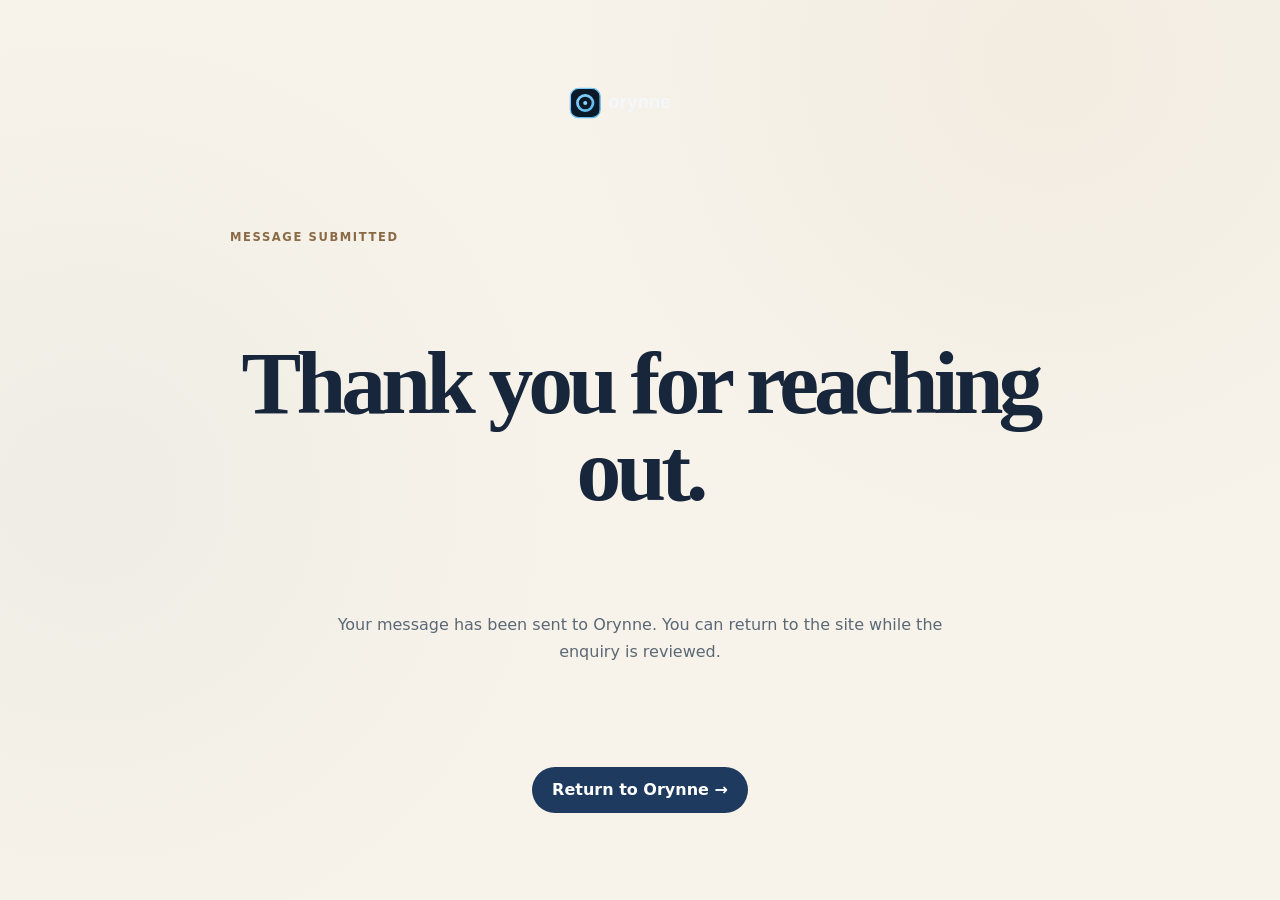
<file: thank-you.html>
<!doctype html>
<html lang="en">
<head>
<meta charset="utf-8">
<meta name="viewport" content="width=device-width, initial-scale=1">
<title>Thank You | Orynne</title>
<meta name="description" content="Thank you for contacting Orynne.">
<meta name="robots" content="noindex,follow">
<link rel="canonical" href="https://orynne.netlify.app/thank-you">
<style>

:root{
  --ivory:#F7F3EA;
  --cream:#FFFDF8;
  --alternate:#EEE7DB;
  --white:#FFFFFF;
  --navy:#17263A;
  --navy-2:#213A55;
  --blue:#1E3A5F;
  --blue-soft:#465463;
  --muted:#5B6875;
  --warm:#8A6A45;
  --warm-2:#A27A4E;
  --line:#DDD5C8;
  --line-soft:rgba(23,38,58,.10);
  --shadow:0 18px 55px rgba(23,38,58,.07);
  --max:1180px;
}
*{box-sizing:border-box}
html{scroll-behavior:smooth}
body{
  margin:0;
  color:var(--navy);
  background:
    radial-gradient(circle at 82% 7%,rgba(162,122,78,.06),transparent 30rem),
    radial-gradient(circle at 7% 55%,rgba(30,58,95,.035),transparent 30rem),
    var(--ivory);
  font-family:Inter,ui-sans-serif,system-ui,-apple-system,BlinkMacSystemFont,"Segoe UI",sans-serif;
  line-height:1.65;
}
a{color:inherit;text-decoration:none}
img{max-width:100%;display:block}
.wrap{width:min(calc(100% - 40px),var(--max));margin-inline:auto}
.skip{position:absolute;left:-9999px;top:auto}
.skip:focus{left:20px;top:20px;z-index:100;background:#fff;color:#000;padding:10px 14px;border-radius:8px}

/* Navigation */
header{
  position:sticky;top:0;z-index:50;
  background:rgba(247,243,234,.90);
  backdrop-filter:blur(18px);
  border-bottom:1px solid var(--line-soft);
}
.nav{
  min-height:78px;display:flex;align-items:center;justify-content:space-between;gap:24px;
}
.brand{display:inline-flex;align-items:center;line-height:0;font-weight:800}
.site-logo{display:block;width:142px;height:auto;max-width:46vw}
.brand span{color:var(--warm)}
header nav,nav{
  display:flex;gap:24px;align-items:center;
  color:var(--muted);font-size:.88rem;flex-wrap:wrap
}
header nav a:hover,header nav a[aria-current="page"],
nav a:hover,nav a[aria-current="page"]{color:var(--navy)}
.button,.nav-cta{
  display:inline-flex;align-items:center;justify-content:center;gap:9px;
  min-height:46px;padding:0 19px;border-radius:999px;
  background:var(--blue);color:#fff!important;
  border:1px solid transparent;font-weight:800;
  box-shadow:0 7px 20px rgba(30,58,95,.12);
  transition:transform .2s ease,background .2s ease,border-color .2s ease,color .2s ease;
  cursor:pointer;
}
.button:hover,.nav-cta:hover{transform:translateY(-2px);background:var(--navy-2)}
.button.secondary{
  background:rgba(255,255,255,.55);color:var(--navy)!important;
  border-color:rgba(23,38,58,.18);box-shadow:none
}
.button.secondary:hover{background:#fff;border-color:var(--warm);color:var(--warm)!important}

/* Type hierarchy */
h1,h2,h3{
  font-family:Georgia,"Times New Roman",serif;
  color:var(--navy);
}
h1{
  font-size:clamp(3rem,7vw,6.2rem);
  line-height:.98;letter-spacing:-.055em;
}
h2{
  font-size:clamp(2.2rem,4.8vw,4rem);
  line-height:1.04;letter-spacing:-.045em;
}
h3{line-height:1.18}
.eyebrow,.section-kicker,.kicker,.tag,.number,.num,.principle-number,.step strong,.service small{
  color:var(--warm);
  text-transform:uppercase;
  font-size:.72rem;
  font-weight:850;
  letter-spacing:.14em;
}
.lead{color:var(--muted);font-size:1.12rem}
.section-head,.head{max-width:780px;margin-bottom:46px}
.section-head p,.head p{color:var(--muted);font-size:1.05rem;margin:14px 0 0}
.section-head h2,.head h2{margin:12px 0 16px}

/* Shared sections */
section{
  padding:96px 0;
  border-top:1px solid var(--line-soft);
}
section:nth-of-type(even){background:rgba(255,255,255,.40)}
.hero{
  position:relative;
  overflow:hidden;
  padding:110px 0 92px;
  background:var(--ivory);
}
.hero::after{
  content:"";
  position:absolute;inset:0;pointer-events:none;
  background:
    radial-gradient(circle at 92% 25%,rgba(138,106,69,.075),transparent 24rem),
    linear-gradient(135deg,transparent 55%,rgba(255,255,255,.35));
}
.hero>*{position:relative;z-index:1}
.hero-grid{
  position:relative;z-index:1;
  display:grid;grid-template-columns:1.08fr .92fr;gap:64px;align-items:center;
}
.hero-content{max-width:880px}
.hero h1{margin:18px 0 28px;max-width:860px}
.hero h1 em{font-style:normal;color:var(--warm)}
.hero-actions,.actions{
  display:flex;flex-wrap:wrap;gap:12px;margin-top:32px
}
.microcopy{margin-top:16px;color:var(--blue-soft);font-size:.86rem}
.hero-card{
  border:1px solid var(--line);
  background:linear-gradient(145deg,rgba(255,255,255,.92),rgba(238,231,219,.70));
  border-radius:28px;padding:32px;
  box-shadow:var(--shadow);
}
.hero-card h2{
  font-family:Georgia,"Times New Roman",serif;
  font-size:1.35rem;line-height:1.2;margin:0 0 20px
}
.diagnosis{display:grid;gap:0}
.diagnosis div{
  padding:17px 0;border-bottom:1px solid var(--line);
  color:var(--muted);font-size:.92rem
}
.diagnosis div:last-child{border-bottom:0}
.diagnosis strong{display:block;color:var(--navy);margin-bottom:4px}
.pulse{
  width:9px;height:9px;border-radius:50%;display:inline-block;
  margin-right:9px;background:var(--warm);vertical-align:middle
}

/* Homepage cards */
.principles{display:grid;grid-template-columns:repeat(3,1fr);gap:18px}
.card,.principle,.method-card,.not-card,.topic,.article,.insight{
  border:1px solid var(--line-soft);
  background:rgba(255,255,255,.78);
  border-radius:20px;
  box-shadow:0 8px 28px rgba(23,38,58,.035);
}
.card{padding:29px}
.card:hover,.principle:hover,.method-card:hover,.not-card:hover,.topic:hover,.article:hover,.insight:hover{
  border-color:rgba(138,106,69,.28);
  transform:translateY(-3px);
  transition:.2s ease;
}
.card h3{margin:0 0 10px;font-size:1.25rem}
.card p,.principle p,.method-card p,.not-card p,.topic p,.article p,.insight p{margin:0;color:var(--muted)}
.num{margin-bottom:30px}

/* Services */
.services{
  display:grid;grid-template-columns:repeat(2,1fr);gap:18px;
  background:transparent;border:0;border-radius:0;overflow:visible
}
.service{
  background:#fff;
  border:1px solid var(--line-soft);
  border-radius:20px;padding:30px;min-height:250px;
  box-shadow:0 8px 28px rgba(23,38,58,.035);
  transition:transform .2s ease,border-color .2s ease,box-shadow .2s ease;
}
.service:hover{background:#fff;border-color:rgba(138,106,69,.28);transform:translateY(-3px);box-shadow:var(--shadow)}
.service h3{font-size:1.45rem;margin:10px 0}
.service p{color:var(--muted);margin:0;max-width:48ch}
.service a,.article a{display:inline-block;margin-top:22px;color:var(--blue);font-weight:750}
.service a:hover,.article a:hover{color:var(--warm)}

/* Featured visual/media */
.featured-media{
  display:grid;grid-template-columns:.86fr 1.14fr;gap:34px;align-items:center;
  padding:26px;border:1px solid var(--line);border-radius:24px;
  background:linear-gradient(145deg,#fff,rgba(238,231,219,.68));
  box-shadow:var(--shadow)
}
.featured-media-copy{padding:18px}
.featured-media-copy h3{font-size:clamp(1.7rem,3vw,2.6rem);line-height:1.1;margin:12px 0 16px;letter-spacing:-.03em}
.featured-media-copy p{color:var(--muted);margin:0;max-width:46ch}
.media-meta{display:flex;flex-wrap:wrap;gap:9px;margin-top:24px}
.media-meta span{
  display:inline-flex;align-items:center;min-height:30px;padding:0 11px;
  border-radius:999px;border:1px solid rgba(138,106,69,.22);
  color:var(--blue-soft);font-size:.78rem;font-weight:750;background:var(--ivory)
}
.video-frame{
  position:relative;border-radius:18px;overflow:hidden;background:#e7e0d4;
  border:1px solid var(--line);box-shadow:0 18px 55px rgba(23,38,58,.14)
}
.video-frame::before{
  content:"Featured promo";position:absolute;z-index:2;top:14px;left:14px;
  padding:7px 10px;border-radius:999px;background:rgba(23,38,58,.82);
  border:1px solid rgba(255,255,255,.16);color:#fff;font-size:.72rem;
  font-weight:800;letter-spacing:.08em;text-transform:uppercase;pointer-events:none
}
.video-frame video{display:block;width:100%;aspect-ratio:16/9;object-fit:cover}
.work-grid,.editorial,.topics,.insights{display:grid;grid-template-columns:repeat(3,1fr);gap:18px}
.work{
  border:1px solid var(--line-soft);border-radius:18px;overflow:hidden;background:#fff;
  box-shadow:0 8px 28px rgba(23,38,58,.035)
}
.work img{width:100%;aspect-ratio:4/3;object-fit:cover}
.work-body{padding:18px 18px 22px}
.work-body h3{margin:0 0 6px;font-size:1.05rem}
.work-body p{margin:0;color:var(--muted);font-size:.92rem}

/* About */
.intro{background:#fff}
.intro-grid,.split{
  display:grid;grid-template-columns:.72fr 1.28fr;gap:60px;align-items:start
}
.sticky-label{position:sticky;top:115px}
.sticky-label h2{margin:12px 0 0}
.prose{max-width:700px;color:var(--muted);font-size:1.06rem}
.prose p{margin:0 0 22px}
.prose strong{color:var(--navy)}
.method{display:grid;grid-template-columns:repeat(2,1fr);gap:18px}
.method-card{padding:28px}
.method-card .number{display:grid;place-items:center;width:38px;height:38px;border-radius:50%;background:var(--ivory);border:1px solid var(--line);margin-bottom:18px}
.method-card h3,.not-card h3{margin:0 0 10px;font-size:1.22rem}
.not-grid{display:grid;grid-template-columns:repeat(3,1fr);gap:18px}
.not-card{padding:28px;background:rgba(238,231,219,.55)}
.principle{padding:28px}
.principle h3{margin:12px 0 9px;font-size:1.22rem}
.principle-number{display:block}

/* Steps / flow / FAQ */
.steps{display:grid;gap:0}
.step{
  display:grid;grid-template-columns:54px 1fr;gap:20px;padding:22px 0;
  border-bottom:1px solid var(--line)
}
.step:first-child{border-top:1px solid var(--line)}
.step-no{
  width:38px;height:38px;border-radius:50%;display:grid;place-items:center;
  background:var(--ivory);color:var(--blue);border:1px solid var(--line);font-weight:800
}
.step h3{margin:0 0 6px}
.step p{margin:0;color:var(--muted)}
.flow{display:grid;grid-template-columns:repeat(4,1fr);gap:18px}
.flow article{padding:25px;border-top:2px solid var(--warm);background:rgba(255,255,255,.55)}
.flow strong{color:var(--warm);font-size:.8rem;letter-spacing:.12em}
.flow h3{margin:10px 0 8px}.flow p{margin:0;color:var(--muted);font-size:.9rem}
.faq{display:grid;gap:10px}
.faq details{
  border:1px solid var(--line);border-radius:16px;background:#fff;padding:18px 20px
}
.faq summary{cursor:pointer;font-weight:750;color:var(--navy)}
.faq details p{color:var(--muted);margin:12px 0 0}

/* Insights */
.topic,.article,.insight{padding:28px}
.topic{min-height:210px}
.topic h3{margin:18px 0 10px;font-size:1.25rem}
.article{min-height:310px}
.article h3{font-size:1.4rem;line-height:1.22;margin:20px 0 14px}
.article a{color:var(--blue)}
.note{
  border:1px dashed rgba(138,106,69,.34);border-radius:18px;padding:30px;
  color:var(--muted);background:rgba(255,255,255,.55)
}
.note strong{color:var(--navy)}

/* Contact */
.contact-grid{display:grid;grid-template-columns:.8fr 1.2fr;gap:28px;padding-bottom:100px}
.info,.form-card{
  border:1px solid var(--line);border-radius:22px;background:#fff;
  box-shadow:0 8px 28px rgba(23,38,58,.035)
}
.info{padding:36px}.form-card{padding:36px}
.info h2,.form-card h2{margin:0 0 14px;font-size:1.6rem}
.info p,.form-card>p{margin:0;color:var(--muted)}
.form-card form{margin-top:28px}
form{display:grid;gap:18px}
.field{display:grid;gap:8px}
label{font-size:.92rem;font-weight:700;color:var(--navy)}
input,textarea,select{
  width:100%;background:#fff;border:1px solid var(--line);border-radius:10px;
  color:var(--navy);padding:14px 15px;font:inherit
}
textarea{min-height:170px;resize:vertical}
input:focus,textarea:focus,select:focus{
  outline:2px solid rgba(138,106,69,.30);border-color:var(--warm)
}
.field small,.privacy{color:var(--muted)}
.privacy{font-size:.86rem}
.honey{position:absolute;left:-9999px}
.full{grid-column:1/-1}

/* CTA / Footer */
.cta{
  padding:82px 0;text-align:center;
  background:
    radial-gradient(circle at 50% 0%,rgba(138,106,69,.09),transparent 34rem),
    var(--alternate);
  border-top:1px solid var(--line);
  border-bottom:1px solid var(--line)
}
.cta .section-head,.cta .head{margin:0 auto 28px}
.cta h2{max-width:900px;margin-left:auto;margin-right:auto}
footer{
  padding:35px 0;border-top:1px solid var(--line-soft);
  color:var(--muted);font-size:.8rem;background:rgba(247,243,234,.72)
}
.footer,.footer-row{
  display:flex;justify-content:space-between;align-items:center;gap:20px
}
footer a:hover{color:var(--navy)}

/* Thank-you / 404 */
main .w{width:min(calc(100% - 40px),820px)}
body:has(main.w),body:has(main.w) main{
  background:transparent
}
.w{text-align:center;padding:60px 0}
.logo{width:150px;margin:auto}
.w h1{margin:22px 0 12px}
.w p{color:var(--muted);font-size:1.12rem}
.b{display:inline-flex;align-items:center;justify-content:center;margin-top:20px;padding:13px 22px;border-radius:999px;background:var(--blue);color:#fff;text-decoration:none;font-weight:800}

/* Accessibility */
::selection{background:var(--alternate);color:var(--navy)}
:focus-visible{outline:2px solid var(--warm);outline-offset:3px}

@media(prefers-reduced-motion:reduce){
  html{scroll-behavior:auto}
  *,*::before,*::after{transition:none!important;animation:none!important}
}
@media(max-width:900px){
  .hero-grid,.intro-grid,.split,.featured-media,.contact-grid{grid-template-columns:1fr}
  .hero{padding:85px 0 72px;min-height:auto}
  .hero-card{max-width:760px}
  .principles,.topics,.editorial,.insights,.work-grid,.not-grid{grid-template-columns:1fr 1fr}
  .services{grid-template-columns:1fr 1fr}
  .flow{grid-template-columns:1fr 1fr}
  .method{grid-template-columns:1fr 1fr}
  .sticky-label{position:static}
  header nav a:not(:last-child){display:none}
}
@media(max-width:600px){
  .wrap{width:min(calc(100% - 28px),var(--max))}
  .nav{min-height:70px}
  .site-logo{width:125px}
  .nav{gap:12px}
  header nav{display:none}
  .nav .button,.nav .nav-cta{min-height:42px;padding:0 14px;font-size:.82rem}
  h1{font-size:clamp(3rem,15vw,5rem)}
  section{padding:72px 0}
  .hero{padding:70px 0}
  .page-hero{padding:65px 0 35px}
  .principles,.topics,.editorial,.insights,.work-grid,.not-grid,.services,.method,.flow{grid-template-columns:1fr}
  .card,.service,.principle,.method-card,.not-card,.topic,.article,.insight{padding:24px}
  .featured-media{padding:16px}
  .featured-media-copy{padding:12px 8px}
  .contact-grid{padding-bottom:70px}
  .info,.form-card{padding:26px}
  .footer,.footer-row{flex-direction:column;align-items:flex-start}
  .button{width:auto}
}

/* Standalone utility pages */
body > main:not(#main){
  min-height:100vh;
  display:grid;
  place-items:center;
  padding:50px 0;
}
body > main:not(#main) > *{width:min(calc(100% - 40px),820px);margin-left:auto;margin-right:auto}
body > main:not(#main) .brand{width:auto}
body > main:not(#main) .eyebrow{margin-top:34px}
body > main:not(#main) h1{margin:18px auto 24px;text-align:center}
body > main:not(#main) p{max-width:640px;margin:0 auto 28px;color:var(--muted);text-align:center}
body > main:not(#main) > a:last-child{
  display:inline-flex;width:auto;min-height:46px;padding:0 20px;
  align-items:center;justify-content:center;border-radius:999px;
  background:var(--blue);color:#fff;font-weight:800;
}
header.w.h{
  min-height:78px;display:flex;align-items:center;justify-content:space-between;
  width:min(calc(100% - 40px),var(--max));margin:auto;background:transparent;
  border:0;backdrop-filter:none;
}
header.w.h .n{display:flex}

</style>
<meta name="theme-color" content="#F7F3EA">
<link rel="icon" type="image/svg+xml" href="favicon.svg">
<link rel="icon" type="image/png" sizes="32x32" href="favicon-32.png">
<link rel="apple-touch-icon" sizes="180x180" href="favicon-180.png">

<meta name="theme-color" content="#F7F3EA">
<link rel="icon" href="favicon.ico" sizes="any">
<link rel="icon" type="image/svg+xml" href="favicon.svg">
<link rel="icon" type="image/png" sizes="32x32" href="favicon-32.png">
<link rel="apple-touch-icon" sizes="180x180" href="favicon-180.png">
</head>
<body>
<main>
<a class="brand" href="index.html" aria-label="Orynne home"><img src="orynne-logo.svg" alt="Orynne" class="site-logo"></a>
<div class="eyebrow">Message submitted</div>
<h1>Thank you for reaching out.</h1>
<p>Your message has been sent to Orynne. You can return to the site while the enquiry is reviewed.</p>
<a href="index.html">Return to Orynne →</a>
</main>
</body>
</html>
</file>
<file: styles.css>
/* Orynne — Warm Ivory palette
   Brand direction: lighter, warmer, literary, professional.
   Primary palette based on the selected Warm Ivory concept.
*/

:root{
  --ivory:#F7F3EA;
  --ivory-deep:#EEE7DB;
  --cream:#FFFDF8;
  --white:#FFFFFF;

  --navy:#17263A;
  --navy2:#213A55;
  --blue:#1E3A5F;
  --blue-soft:#465463;

  --gold:#8A6A45;
  --gold2:#A27A4E;

  --text:#17263A;
  --muted:#5B6875;
  --line:#DDD5C8;
  --line-soft:rgba(23,38,58,.10);
  --card:#FFFFFF;

  --max:1180px;
}

*{box-sizing:border-box;margin:0;padding:0}

html{scroll-behavior:smooth}

body{
  font-family:Inter,ui-sans-serif,system-ui,-apple-system,BlinkMacSystemFont,"Segoe UI",sans-serif;
  background:
    radial-gradient(circle at 78% 10%,rgba(138,106,69,.055),transparent 28rem),
    radial-gradient(circle at 15% 72%,rgba(30,58,95,.035),transparent 30rem),
    var(--ivory);
  color:var(--text);
  line-height:1.6;
}

a{color:inherit;text-decoration:none}

.container{
  width:min(var(--max),calc(100% - 40px));
  margin:auto
}

/* Navigation */
nav{
  position:sticky;
  top:0;
  z-index:20;
  backdrop-filter:blur(18px);
  background:rgba(247,243,234,.90);
  border-bottom:1px solid var(--line-soft);
}

.nav-inner{
  height:78px;
  display:flex;
  align-items:center;
  justify-content:space-between
}

.brand{
  display:flex;
  align-items:center;
  gap:12px;
  color:var(--navy);
  font-weight:700;
  letter-spacing:.04em
}

.brand img{
  width:42px;
  height:42px;
  object-fit:contain
}

.brand span{font-size:.82rem}

.nav-links{
  display:flex;
  gap:24px;
  align-items:center;
  color:var(--muted);
  font-size:.88rem
}

.nav-links a:hover,
.nav-links .active{
  color:var(--navy)
}

.nav-cta{
  border:1px solid var(--blue);
  padding:10px 16px;
  border-radius:999px;
  color:var(--blue)!important;
  background:rgba(255,255,255,.55);
}

.nav-cta:hover{
  background:var(--blue);
  color:#fff!important;
}

/* Main / Hero */
main{overflow:hidden}

.hero{
  padding:110px 0 90px
}

.hero-grid{
  display:grid;
  grid-template-columns:1.08fr .92fr;
  gap:65px;
  align-items:center
}

.eyebrow{
  color:var(--gold);
  text-transform:uppercase;
  letter-spacing:.18em;
  font-size:.73rem;
  font-weight:800;
  margin-bottom:18px
}

h1{
  font-size:clamp(3rem,7vw,6.3rem);
  line-height:.98;
  letter-spacing:-.055em;
  color:var(--navy)
}

h2{
  font-size:clamp(2.1rem,4.5vw,4rem);
  line-height:1.03;
  letter-spacing:-.045em;
  color:var(--navy)
}

h3{
  font-size:1.18rem;
  line-height:1.2;
  color:var(--navy)
}

.accent{color:var(--gold)}

.lead{
  margin-top:25px;
  max-width:700px;
  color:var(--muted);
  font-size:1.08rem
}

.actions{
  display:flex;
  flex-wrap:wrap;
  gap:13px;
  margin-top:32px
}

.btn{
  display:inline-flex;
  align-items:center;
  justify-content:center;
  padding:13px 21px;
  border-radius:999px;
  font-weight:750;
  transition:.2s ease
}

.btn-primary{
  background:var(--blue);
  color:#fff;
  box-shadow:0 8px 22px rgba(30,58,95,.14)
}

.btn-primary:hover{
  transform:translateY(-2px);
  background:var(--navy2)
}

.btn-secondary{
  border:1px solid rgba(23,38,58,.18);
  color:var(--navy);
  background:rgba(255,255,255,.45)
}

.btn-secondary:hover{
  border-color:var(--gold);
  color:var(--gold)
}

/* Hero visual */
.mark{
  display:grid;
  place-items:center;
  min-height:430px;
  position:relative;
  border:1px solid var(--line);
  border-radius:34px;
  background:linear-gradient(145deg,rgba(255,255,255,.90),rgba(238,231,219,.58));
  box-shadow:0 30px 80px rgba(23,38,58,.10)
}

.mark:before{
  content:"";
  position:absolute;
  inset:22px;
  border:1px solid rgba(138,106,69,.18);
  border-radius:27px
}

.mark img{
  width:min(70%,360px);
  position:relative;
  filter:drop-shadow(0 20px 30px rgba(23,38,58,.18))
}

/* Sections */
section{padding:100px 0}

.section-head{
  max-width:760px;
  margin-bottom:44px
}

.section-head p{
  color:var(--muted);
  margin-top:15px
}

.grid3{
  display:grid;
  grid-template-columns:repeat(3,1fr);
  gap:18px
}

.grid2{
  display:grid;
  grid-template-columns:repeat(2,1fr);
  gap:18px
}

.card{
  padding:29px;
  border:1px solid var(--line-soft);
  background:rgba(255,255,255,.72);
  border-radius:22px;
  box-shadow:0 8px 30px rgba(23,38,58,.035)
}

.card:hover{
  border-color:rgba(138,106,69,.30);
  transform:translateY(-3px);
  transition:.2s
}

.number,
.tag{
  color:var(--gold);
  font-size:.72rem;
  letter-spacing:.15em;
  font-weight:800;
  text-transform:uppercase
}

.card h3{margin:12px 0 9px}

.card p{
  color:var(--muted);
  font-size:.91rem
}

/* Lists */
.list{
  display:grid;
  gap:12px
}

.list-item{
  padding:20px;
  border-bottom:1px solid var(--line-soft);
  display:grid;
  grid-template-columns:42px 1fr;
  gap:16px
}

.list-item b{color:var(--gold)}

.list-item p{
  color:var(--muted);
  font-size:.9rem;
  margin-top:4px
}

/* Stats band */
.band{
  border-top:1px solid var(--line);
  border-bottom:1px solid var(--line);
  padding:26px 0;
  background:rgba(255,255,255,.34)
}

.band-grid{
  display:grid;
  grid-template-columns:repeat(4,1fr);
  gap:20px;
  text-align:center
}

.band strong{
  display:block;
  color:var(--blue);
  font-size:.9rem
}

.band span{
  color:var(--muted);
  font-size:.76rem
}

/* Internal page hero */
.page-hero{
  padding:95px 0 60px
}

.page-hero .lead{max-width:760px}

.quote{
  border-left:2px solid var(--gold);
  padding:5px 0 5px 24px;
  color:var(--blue-soft);
  font-size:1.12rem
}

.case{
  min-height:250px;
  display:flex;
  flex-direction:column;
  justify-content:flex-end
}

.case h3{
  font-size:1.5rem;
  margin:10px 0
}

/* CTA */
.cta{
  text-align:center;
  border:1px solid var(--line);
  border-radius:32px;
  padding:72px 30px;
  background:
    radial-gradient(circle at 50% 0%,rgba(138,106,69,.09),transparent 55%),
    rgba(255,255,255,.65)
}

.cta h2{
  max-width:850px;
  margin:auto
}

.cta p{
  max-width:630px;
  margin:18px auto 29px;
  color:var(--muted)
}

/* Footer */
footer{
  padding:35px 0;
  border-top:1px solid var(--line-soft);
  color:var(--muted);
  font-size:.8rem
}

.footer-inner{
  display:flex;
  justify-content:space-between;
  gap:20px
}

/* Accessibility / motion */
::selection{
  background:var(--ivory-deep);
  color:var(--navy)
}

:focus-visible{
  outline:2px solid var(--gold);
  outline-offset:3px
}

@media(prefers-reduced-motion:reduce){
  html{scroll-behavior:auto}
  *,*::before,*::after{
    transition:none!important;
    animation:none!important
  }
}

@media(max-width:900px){
  .hero-grid{grid-template-columns:1fr}
  .mark{min-height:350px}
  .grid3{grid-template-columns:1fr 1fr}
  .band-grid{grid-template-columns:1fr 1fr}
  .nav-links a:not(.nav-cta){display:none}
}

@media(max-width:600px){
  .container{width:min(var(--max),calc(100% - 28px))}
  .hero{padding:70px 0}
  .page-hero{padding:65px 0 35px}
  section{padding:70px 0}
  .grid3,.grid2,.band-grid{grid-template-columns:1fr}
  .brand span{display:none}
  .footer-inner{flex-direction:column}
}
</file>
